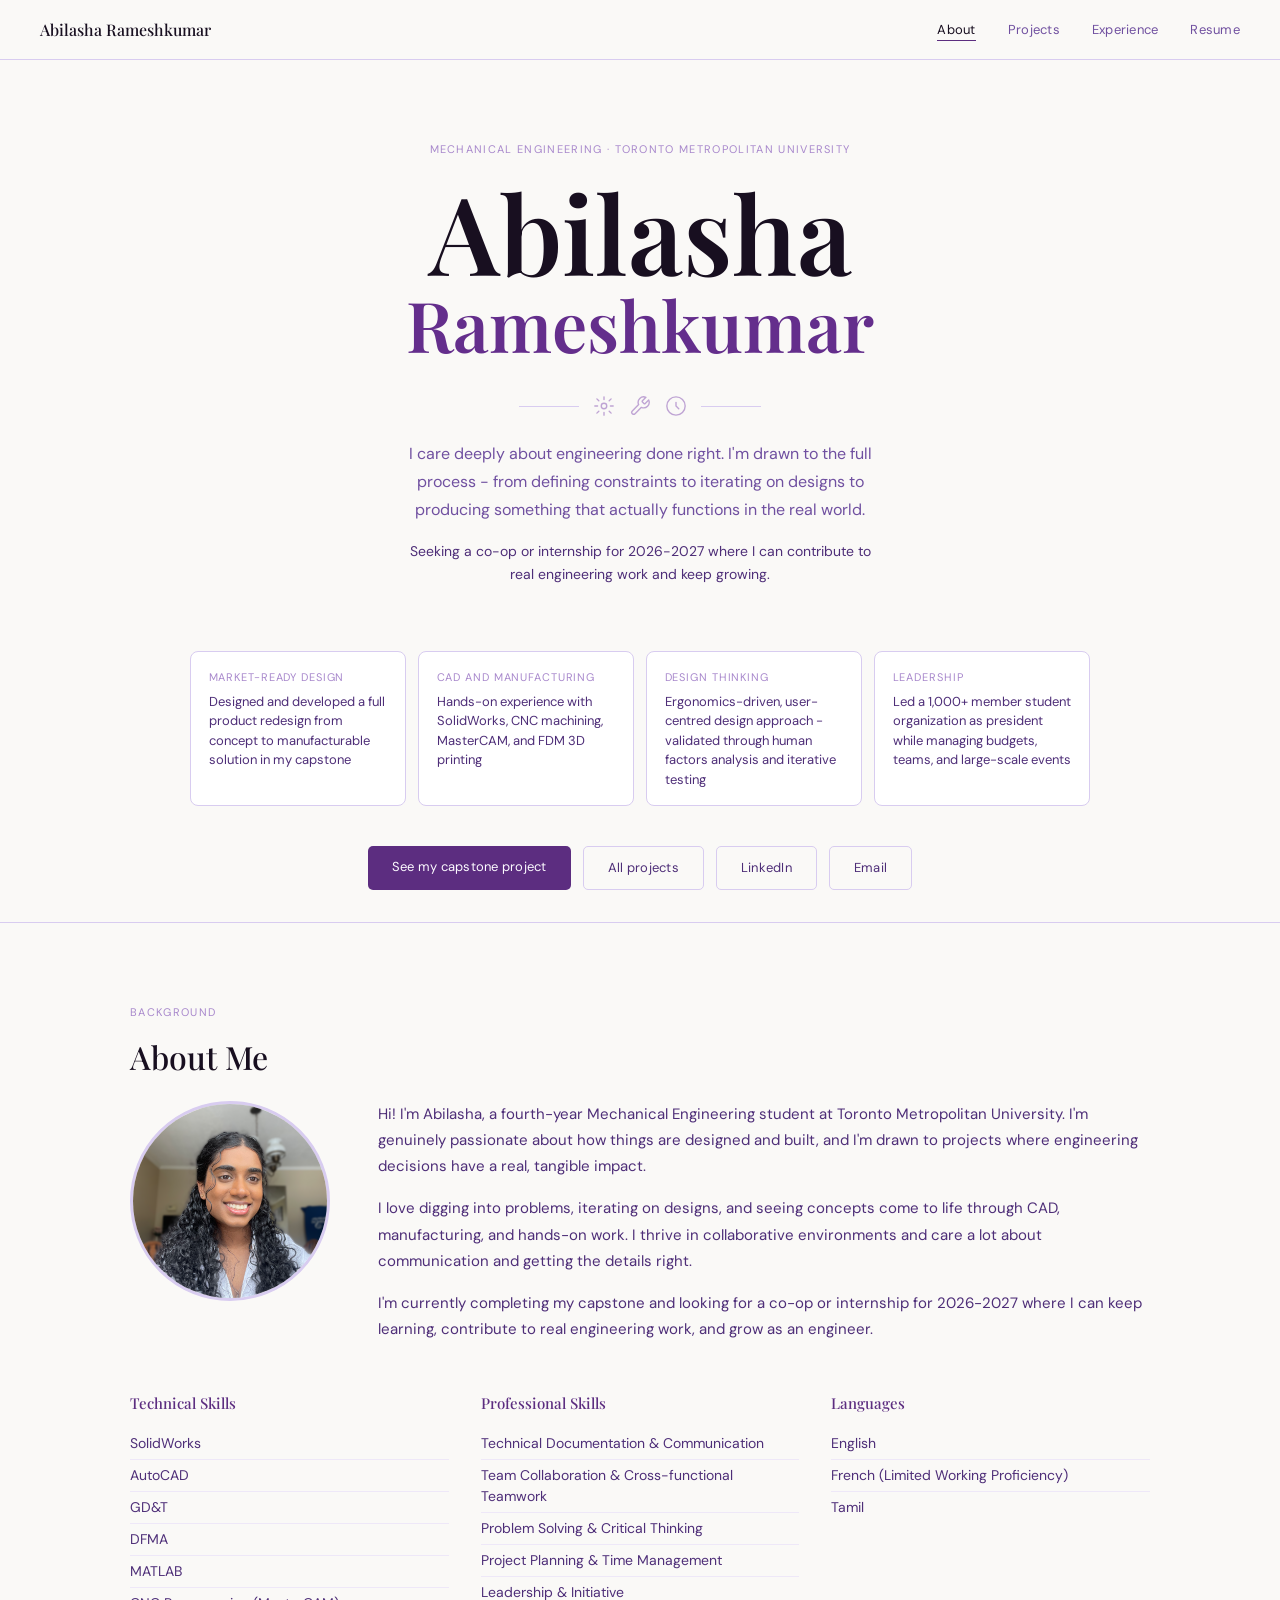
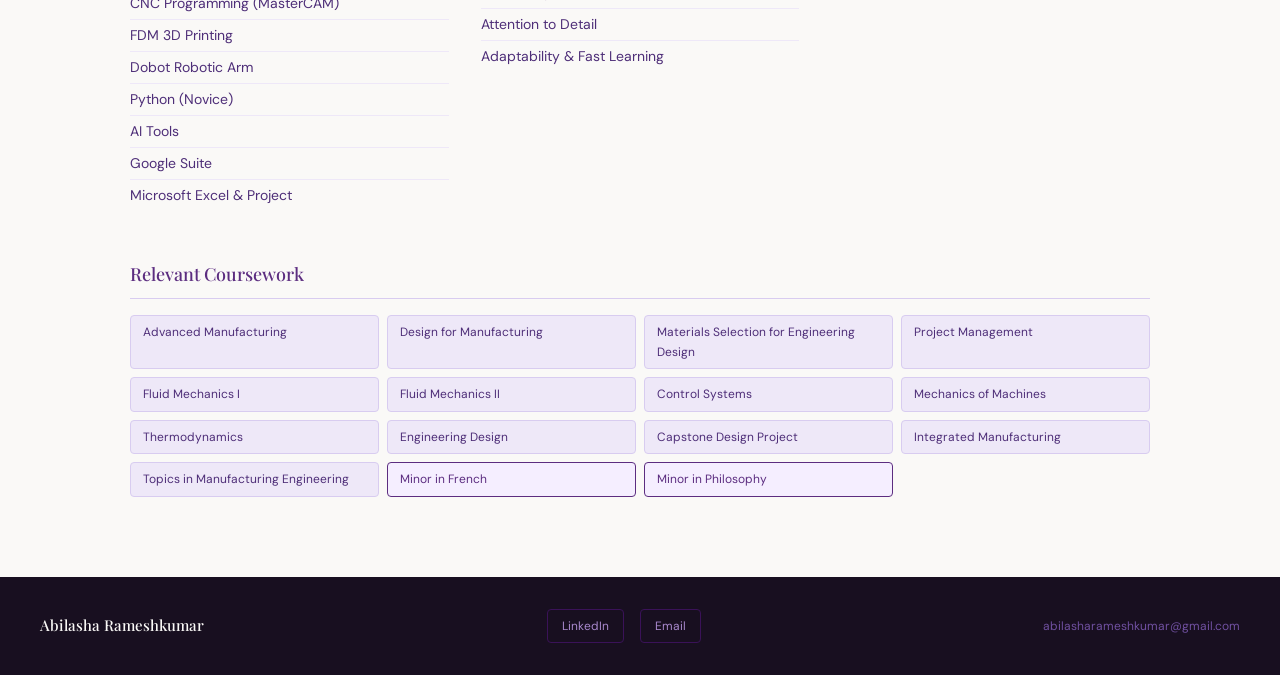
<file: index.html>
<!DOCTYPE html>
<html lang="en">
<head>
<meta charset="UTF-8">
<meta name="viewport" content="width=device-width, initial-scale=1.0">
<title>Abilasha Rameshkumar - Mechanical Engineer</title>
<link rel="stylesheet" href="style.css">
<style>
  .hero-title { font-family:var(--serif); font-weight:600; color:var(--brown-deep); line-height:1.05; margin-bottom:1.5rem; }
  .hero-first { font-size:clamp(68px,11vw,108px); display:block; }
  .hero-last { font-size:clamp(44px,6.5vw,70px); display:block; color:#642E8C; }
  .about-grid { display:grid; grid-template-columns:200px 1fr; gap:3rem; align-items:start; margin-bottom:3rem; }
  .skills-cols { display:grid; grid-template-columns:1fr 1fr 1fr; gap:2rem; margin-bottom:3rem; }
  .skill-block h4 { font-family:var(--serif); font-size:15px; color:var(--accent); margin-bottom:0.75rem; font-weight:500; }
  .skill-block ul { list-style:none; }
  .skill-block li { font-size:14px; color:var(--brown-mid); padding:5px 0; border-bottom:1px solid var(--cream-mid); line-height:1.5; }
  .skill-block li:last-child { border-bottom:none; }
  .course-grid { display:grid; grid-template-columns:repeat(auto-fill,minmax(210px,1fr)); gap:8px; margin-top:1rem; }
  .course-tag { font-size:12px; padding:6px 12px; background:var(--cream-mid); border:1px solid var(--cream-dark); border-radius:4px; color:var(--brown-mid); }
  .course-tag.minor { border-color:var(--accent); color:var(--accent); background:#F5EEFF; }
  .section-divider { border:none; border-top:1px solid var(--cream-dark); margin:0; }
  .highlights-grid { display:grid; grid-template-columns:repeat(4,1fr); gap:12px; margin:2rem 0 2.5rem; max-width:900px; width:100%; text-align:left; }
  .highlight-card { background:var(--card-bg); border:1px solid var(--cream-dark); border-radius:8px; padding:1rem 1.1rem; }
  .highlight-card .h-label { font-size:11px; letter-spacing:0.08em; text-transform:uppercase; color:var(--tan); margin-bottom:5px; }
  .highlight-card .h-text { font-size:13px; color:var(--brown-mid); line-height:1.5; }
  .eng-divider { display:flex; align-items:center; gap:14px; margin:0.6rem 0 1.4rem; justify-content:center; color:var(--cream-dark); }
  .eng-divider svg { flex-shrink:0; opacity:0.55; }
  .eng-divider-line { height:1px; width:60px; background:var(--cream-dark); }
  @media(max-width:640px){ .about-grid{grid-template-columns:1fr;} .skills-cols{grid-template-columns:1fr;} .highlights-grid{grid-template-columns:1fr 1fr;} }
</style>
</head>
<body>
<nav>
  <a href="index.html" class="nav-name">Abilasha Rameshkumar</a>
  <ul class="nav-links">
    <li><a href="index.html" class="active">About</a></li>
    <li><a href="projects.html">Projects</a></li>
    <li><a href="experience.html">Experience</a></li>
    <li><a href="resume.html">Resume</a></li>
  </ul>
</nav>

<!-- HERO -->
<div class="page" style="min-height:calc(100vh - 60px);display:flex;flex-direction:column;justify-content:center;align-items:center;text-align:center;padding-bottom:2rem;">
  <div class="section-eyebrow">Mechanical Engineering · Toronto Metropolitan University</div>
  <h1 class="hero-title">
    <span class="hero-first">Abilasha</span>
    <span class="hero-last">Rameshkumar</span>
  </h1>

  <!-- Engineering symbol divider -->
  <div class="eng-divider">
    <div class="eng-divider-line"></div>
    <svg width="22" height="22" viewBox="0 0 24 24" fill="none" stroke="#9060B8" stroke-width="1.5" stroke-linecap="round" stroke-linejoin="round">
      <circle cx="12" cy="12" r="3"/>
      <path d="M12 2v3M12 19v3M4.22 4.22l2.12 2.12M17.66 17.66l2.12 2.12M2 12h3M19 12h3M4.22 19.78l2.12-2.12M17.66 6.34l2.12-2.12"/>
    </svg>
    <svg width="22" height="22" viewBox="0 0 24 24" fill="none" stroke="#9060B8" stroke-width="1.5" stroke-linecap="round" stroke-linejoin="round">
      <path d="M14.7 6.3a1 1 0 0 0 0 1.4l1.6 1.6a1 1 0 0 0 1.4 0l3.77-3.77a6 6 0 0 1-7.94 7.94l-6.91 6.91a2.12 2.12 0 0 1-3-3l6.91-6.91a6 6 0 0 1 7.94-7.94l-3.76 3.76z"/>
    </svg>
    <svg width="22" height="22" viewBox="0 0 24 24" fill="none" stroke="#9060B8" stroke-width="1.5" stroke-linecap="round" stroke-linejoin="round">
      <circle cx="12" cy="12" r="10"/>
      <path d="M12 8v4l3 3"/>
    </svg>
    <div class="eng-divider-line"></div>
  </div>

  <p style="font-size:16px;color:var(--brown-light);max-width:520px;margin-bottom:1rem;line-height:1.75;">I care deeply about engineering done right. I'm drawn to the full process - from defining constraints to iterating on designs to producing something that actually functions in the real world.</p>
  <p style="font-size:14px;color:var(--brown-mid);max-width:480px;margin-bottom:2rem;line-height:1.7;">Seeking a co-op or internship for 2026-2027 where I can contribute to real engineering work and keep growing.</p>

  <div class="highlights-grid">
    <div class="highlight-card">
      <div class="h-label">Market-Ready Design</div>
      <div class="h-text">Designed and developed a full product redesign from concept to manufacturable solution in my capstone</div>
    </div>
    <div class="highlight-card">
      <div class="h-label">CAD and Manufacturing</div>
      <div class="h-text">Hands-on experience with SolidWorks, CNC machining, MasterCAM, and FDM 3D printing</div>
    </div>
    <div class="highlight-card">
      <div class="h-label">Design Thinking</div>
      <div class="h-text">Ergonomics-driven, user-centred design approach - validated through human factors analysis and iterative testing</div>
    </div>
    <div class="highlight-card">
      <div class="h-label">Leadership</div>
      <div class="h-text">Led a 1,000+ member student organization as president while managing budgets, teams, and large-scale events</div>
    </div>
  </div>

  <div style="display:flex;gap:12px;flex-wrap:wrap;justify-content:center;">
    <a href="project-capstone.html" class="btn-primary">See my capstone project</a>
    <a href="projects.html" class="btn-outline">All projects</a>
    <a href="https://www.linkedin.com/in/abilasha-rameshkumar" target="_blank" class="btn-outline">LinkedIn</a>
    <a href="mailto:abilasharameshkumar@gmail.com" class="btn-outline">Email</a>
  </div>
</div>

<hr class="section-divider">

<!-- ABOUT -->
<div class="page">
  <div class="section-eyebrow">Background</div>
  <h2 class="section-title">About Me</h2>

  <div class="about-grid">
    <img src="pic.PNG" alt="Abilasha Rameshkumar" style="width:200px;height:200px;border-radius:50%;object-fit:cover;border:3px solid var(--cream-dark);flex-shrink:0;">
    <div>
      <p style="color:var(--brown-mid);margin-bottom:1rem;font-size:15px;line-height:1.75;">Hi! I'm Abilasha, a fourth-year Mechanical Engineering student at Toronto Metropolitan University. I'm genuinely passionate about how things are designed and built, and I'm drawn to projects where engineering decisions have a real, tangible impact.</p>
      <p style="color:var(--brown-mid);margin-bottom:1rem;font-size:15px;line-height:1.75;">I love digging into problems, iterating on designs, and seeing concepts come to life through CAD, manufacturing, and hands-on work. I thrive in collaborative environments and care a lot about communication and getting the details right.</p>
      <p style="color:var(--brown-mid);font-size:15px;line-height:1.75;">I'm currently completing my capstone and looking for a co-op or internship for 2026-2027 where I can keep learning, contribute to real engineering work, and grow as an engineer.</p>
    </div>
  </div>

  <div class="skills-cols">
    <div class="skill-block">
      <h4>Technical Skills</h4>
      <ul>
        <li>SolidWorks</li>
        <li>AutoCAD</li>
        <li>GD&amp;T</li>
        <li>DFMA</li>
        <li>MATLAB</li>
        <li>CNC Programming (MasterCAM)</li>
        <li>FDM 3D Printing</li>
        <li>Dobot Robotic Arm</li>
        <li>Python (Novice)</li>
        <li>AI Tools</li>
        <li>Google Suite</li>
        <li>Microsoft Excel &amp; Project</li>
      </ul>
    </div>
    <div class="skill-block">
      <h4>Professional Skills</h4>
      <ul>
        <li>Technical Documentation &amp; Communication</li>
        <li>Team Collaboration &amp; Cross-functional Teamwork</li>
        <li>Problem Solving &amp; Critical Thinking</li>
        <li>Project Planning &amp; Time Management</li>
        <li>Leadership &amp; Initiative</li>
        <li>Attention to Detail</li>
        <li>Adaptability &amp; Fast Learning</li>
      </ul>
    </div>
    <div class="skill-block">
      <h4>Languages</h4>
      <ul>
        <li>English</li>
        <li>French (Limited Working Proficiency)</li>
        <li>Tamil</li>
      </ul>
    </div>
  </div>

  <div style="font-family:var(--serif);font-size:18px;color:var(--accent);font-weight:500;margin-bottom:1rem;padding-bottom:8px;border-bottom:1px solid var(--cream-dark);">Relevant Coursework</div>
  <div class="course-grid">
    <span class="course-tag">Advanced Manufacturing</span>
    <span class="course-tag">Design for Manufacturing</span>
    <span class="course-tag">Materials Selection for Engineering Design</span>
    <span class="course-tag">Project Management</span>
    <span class="course-tag">Fluid Mechanics I</span>
    <span class="course-tag">Fluid Mechanics II</span>
    <span class="course-tag">Control Systems</span>
    <span class="course-tag">Mechanics of Machines</span>
    <span class="course-tag">Thermodynamics</span>
    <span class="course-tag">Engineering Design</span>
    <span class="course-tag">Capstone Design Project</span>
    <span class="course-tag">Integrated Manufacturing</span>
    <span class="course-tag">Topics in Manufacturing Engineering</span>
    <span class="course-tag minor">Minor in French</span>
    <span class="course-tag minor">Minor in Philosophy</span>
  </div>
</div>

<footer>
  <span class="footer-name">Abilasha Rameshkumar</span>
  <div class="footer-links">
    <a href="https://www.linkedin.com/in/abilasha-rameshkumar" target="_blank">LinkedIn</a>
    <a href="mailto:abilasharameshkumar@gmail.com">Email</a>
  </div>
  <span class="footer-email">abilasharameshkumar@gmail.com</span>
</footer>
</body>
</html>
</file>
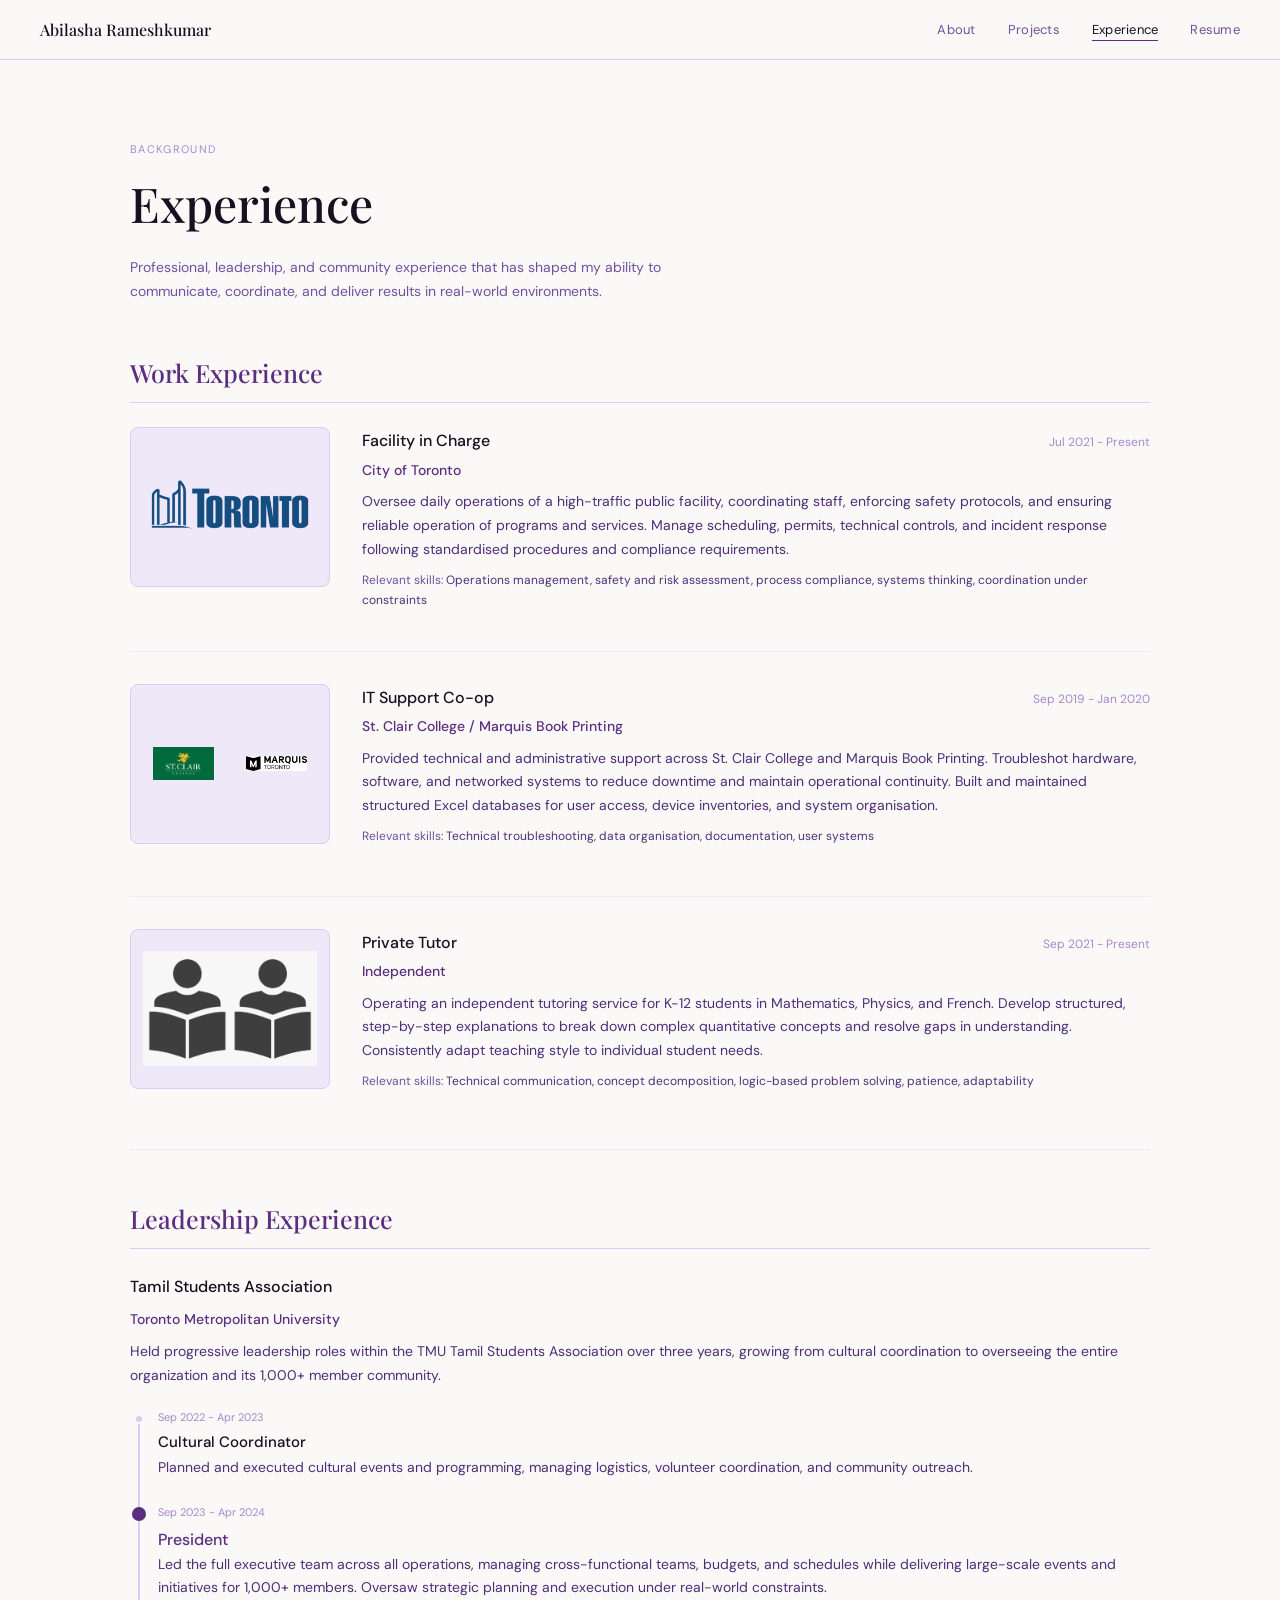
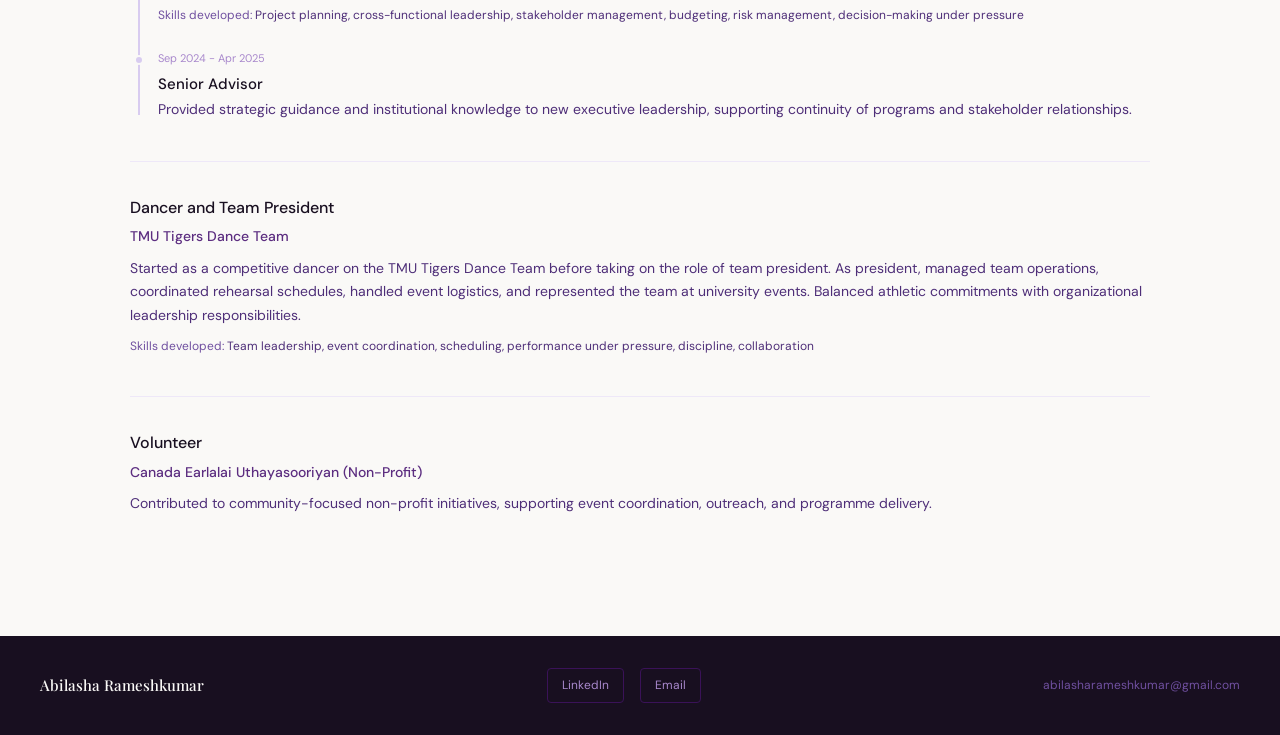
<file: experience.html>
<!DOCTYPE html>
<html lang="en">
<head>
<meta charset="UTF-8">
<meta name="viewport" content="width=device-width, initial-scale=1.0">
<title>Experience - Abilasha Rameshkumar</title>
<link rel="stylesheet" href="style.css">
<style>
  .exp-section-title { font-family:var(--serif); font-size:25px; color:var(--accent); font-weight:500; margin-bottom:1.5rem; padding-bottom:8px; border-bottom:1px solid var(--cream-dark); }
  .exp-block { margin-bottom:2.5rem; }
  .exp-header { display:flex; justify-content:space-between; align-items:baseline; margin-bottom:4px; flex-wrap:wrap; gap:8px; }
  .exp-role { font-size:16px; font-weight:500; color:var(--brown-deep); }
  .exp-date { font-size:12px; color:var(--tan); }
  .exp-org { font-size:14px; color:var(--accent); margin-bottom:8px; font-weight:500; }
  .exp-desc { font-size:14px; color:var(--brown-mid); line-height:1.7; margin-bottom:6px; }
  .exp-skills-label { font-size:12px; color:var(--brown-light); margin-top:8px; }
  .exp-skills-label span { color:var(--brown-mid); }
  .exp-img-box { width:100%; max-width:200px; height:160px; background:var(--cream-mid); border:1px solid var(--cream-dark); border-radius:8px; display:flex; align-items:center; justify-content:center; overflow:hidden; margin-bottom:0.75rem; }
  .exp-img-box img { width:100%; height:100%; object-fit:contain; padding:12px; }
  hr.exp-div { border:none; border-top:1px solid var(--cream-mid); margin:2rem 0; }

  .timeline { position:relative; padding-left:28px; margin-top:1rem; }
  .timeline::before { content:''; position:absolute; left:8px; top:6px; bottom:6px; width:2px; background:var(--cream-dark); }
  .timeline-item { position:relative; margin-bottom:1.5rem; }
  .timeline-item::before { content:''; position:absolute; left:-24px; top:6px; width:10px; height:10px; border-radius:50%; background:var(--cream-dark); border:2px solid var(--cream); }
  .timeline-item.highlight::before { background:var(--accent); border-color:var(--accent); width:14px; height:14px; left:-26px; top:4px; }
  .timeline-role { font-size:15px; font-weight:500; color:var(--brown-deep); }
  .timeline-item.highlight .timeline-role { color:var(--accent); font-size:16px; }
  .timeline-date { font-size:11px; color:var(--tan); margin-bottom:4px; }
  .timeline-desc { font-size:14px; color:var(--brown-mid); line-height:1.65; }
  .timeline-skills { font-size:12px; color:var(--brown-light); margin-top:6px; }
  .timeline-skills span { color:var(--brown-mid); }
</style>
</head>
<body>
<nav>
  <a href="index.html" class="nav-name">Abilasha Rameshkumar</a>
  <ul class="nav-links">
    <li><a href="index.html">About</a></li>
    <li><a href="projects.html">Projects</a></li>
    <li><a href="experience.html" class="active">Experience</a></li>
    <li><a href="resume.html">Resume</a></li>
  </ul>
</nav>

<div class="page">
  <div class="section-eyebrow">Background</div>
  <h1 class="section-title" style="font-size:48px;">Experience</h1>
  <p style="font-size:14px;color:var(--brown-light);max-width:560px;margin-bottom:3rem;line-height:1.7;">Professional, leadership, and community experience that has shaped my ability to communicate, coordinate, and deliver results in real-world environments.</p>

  <!-- WORK EXPERIENCE -->
  <div class="exp-section-title">Work Experience</div>

  <div class="exp-block" style="display:grid;grid-template-columns:200px 1fr;gap:2rem;align-items:start;">
    <div>
      <div class="exp-img-box">
        <img src="toronto.png" alt="City of Toronto" style="width:100%;height:100%;object-fit:contain;padding:12px;">
      </div>
    </div>
    <div>
      <div class="exp-header">
        <span class="exp-role">Facility in Charge</span>
        <span class="exp-date">Jul 2021 - Present</span>
      </div>
      <div class="exp-org">City of Toronto</div>
      <p class="exp-desc">Oversee daily operations of a high-traffic public facility, coordinating staff, enforcing safety protocols, and ensuring reliable operation of programs and services. Manage scheduling, permits, technical controls, and incident response following standardised procedures and compliance requirements.</p>
      <p class="exp-skills-label">Relevant skills: <span>Operations management, safety and risk assessment, process compliance, systems thinking, coordination under constraints</span></p>
    </div>
  </div>

  <hr class="exp-div">

  <div class="exp-block" style="display:grid;grid-template-columns:200px 1fr;gap:2rem;align-items:start;">
    <div>
      <div class="exp-img-box">
        <div style="display:flex;gap:8px;align-items:center;justify-content:center;width:100%;height:100%;padding:10px;">
          <img src="clair.jpg" alt="St. Clair College" style="width:48%;height:auto;object-fit:contain;max-height:60px;">
          <img src="marq.png" alt="Marquis Book Printing" style="width:48%;height:auto;object-fit:contain;max-height:60px;">
        </div>
      </div>
    </div>
    <div>
      <div class="exp-header">
        <span class="exp-role">IT Support Co-op</span>
        <span class="exp-date">Sep 2019 - Jan 2020</span>
      </div>
      <div class="exp-org">St. Clair College / Marquis Book Printing</div>
      <p class="exp-desc">Provided technical and administrative support across St. Clair College and Marquis Book Printing. Troubleshot hardware, software, and networked systems to reduce downtime and maintain operational continuity. Built and maintained structured Excel databases for user access, device inventories, and system organisation.</p>
      <p class="exp-skills-label">Relevant skills: <span>Technical troubleshooting, data organisation, documentation, user systems</span></p>
    </div>
  </div>

  <hr class="exp-div">

  <div class="exp-block" style="display:grid;grid-template-columns:200px 1fr;gap:2rem;align-items:start;">
    <div>
      <div class="exp-img-box">
        <img src="tutor.png" alt="Private Tutor" style="width:100%;height:100%;object-fit:contain;padding:12px;">
      </div>
    </div>
    <div>
      <div class="exp-header">
        <span class="exp-role">Private Tutor</span>
        <span class="exp-date">Sep 2021 - Present</span>
      </div>
      <div class="exp-org">Independent</div>
      <p class="exp-desc">Operating an independent tutoring service for K-12 students in Mathematics, Physics, and French. Develop structured, step-by-step explanations to break down complex quantitative concepts and resolve gaps in understanding. Consistently adapt teaching style to individual student needs.</p>
      <p class="exp-skills-label">Relevant skills: <span>Technical communication, concept decomposition, logic-based problem solving, patience, adaptability</span></p>
    </div>
  </div>

  <hr class="exp-div" style="margin-top:3rem;">

  <!-- LEADERSHIP EXPERIENCE -->
  <div class="exp-section-title" style="margin-top:3rem;">Leadership Experience</div>

  <div class="exp-block">
    <div class="exp-header" style="margin-bottom:8px;">
      <span class="exp-role">Tamil Students Association</span>
    </div>
    <div class="exp-org">Toronto Metropolitan University</div>
    <p class="exp-desc" style="margin-bottom:1.25rem;">Held progressive leadership roles within the TMU Tamil Students Association over three years, growing from cultural coordination to overseeing the entire organization and its 1,000+ member community.</p>
    <div class="timeline">
      <div class="timeline-item">
        <div class="timeline-date">Sep 2022 - Apr 2023</div>
        <div class="timeline-role">Cultural Coordinator</div>
        <div class="timeline-desc">Planned and executed cultural events and programming, managing logistics, volunteer coordination, and community outreach.</div>
      </div>
      <div class="timeline-item highlight">
        <div class="timeline-date">Sep 2023 - Apr 2024</div>
        <div class="timeline-role">President</div>
        <div class="timeline-desc">Led the full executive team across all operations, managing cross-functional teams, budgets, and schedules while delivering large-scale events and initiatives for 1,000+ members. Oversaw strategic planning and execution under real-world constraints.</div>
        <div class="timeline-skills">Skills developed: <span>Project planning, cross-functional leadership, stakeholder management, budgeting, risk management, decision-making under pressure</span></div>
      </div>
      <div class="timeline-item">
        <div class="timeline-date">Sep 2024 - Apr 2025</div>
        <div class="timeline-role">Senior Advisor</div>
        <div class="timeline-desc">Provided strategic guidance and institutional knowledge to new executive leadership, supporting continuity of programs and stakeholder relationships.</div>
      </div>
    </div>
  </div>

  <hr class="exp-div">

  <div class="exp-block">
    <div class="exp-header">
      <span class="exp-role">Dancer and Team President</span>
    </div>
    <div class="exp-org">TMU Tigers Dance Team</div>
    <p class="exp-desc">Started as a competitive dancer on the TMU Tigers Dance Team before taking on the role of team president. As president, managed team operations, coordinated rehearsal schedules, handled event logistics, and represented the team at university events. Balanced athletic commitments with organizational leadership responsibilities.</p>
    <div class="exp-skills-label">Skills developed: <span>Team leadership, event coordination, scheduling, performance under pressure, discipline, collaboration</span></div>
  </div>

  <hr class="exp-div">

  <div class="exp-block">
    <div class="exp-header">
      <span class="exp-role">Volunteer</span>
    </div>
    <div class="exp-org">Canada Earlalai Uthayasooriyan (Non-Profit)</div>
    <p class="exp-desc">Contributed to community-focused non-profit initiatives, supporting event coordination, outreach, and programme delivery.</p>
  </div>

</div>

<footer>
  <span class="footer-name">Abilasha Rameshkumar</span>
  <div class="footer-links">
    <a href="https://www.linkedin.com/in/abilasha-rameshkumar" target="_blank">LinkedIn</a>
    <a href="mailto:abilasharameshkumar@gmail.com">Email</a>
  </div>
  <span class="footer-email">abilasharameshkumar@gmail.com</span>
</footer>
</body>
</html>
</file>
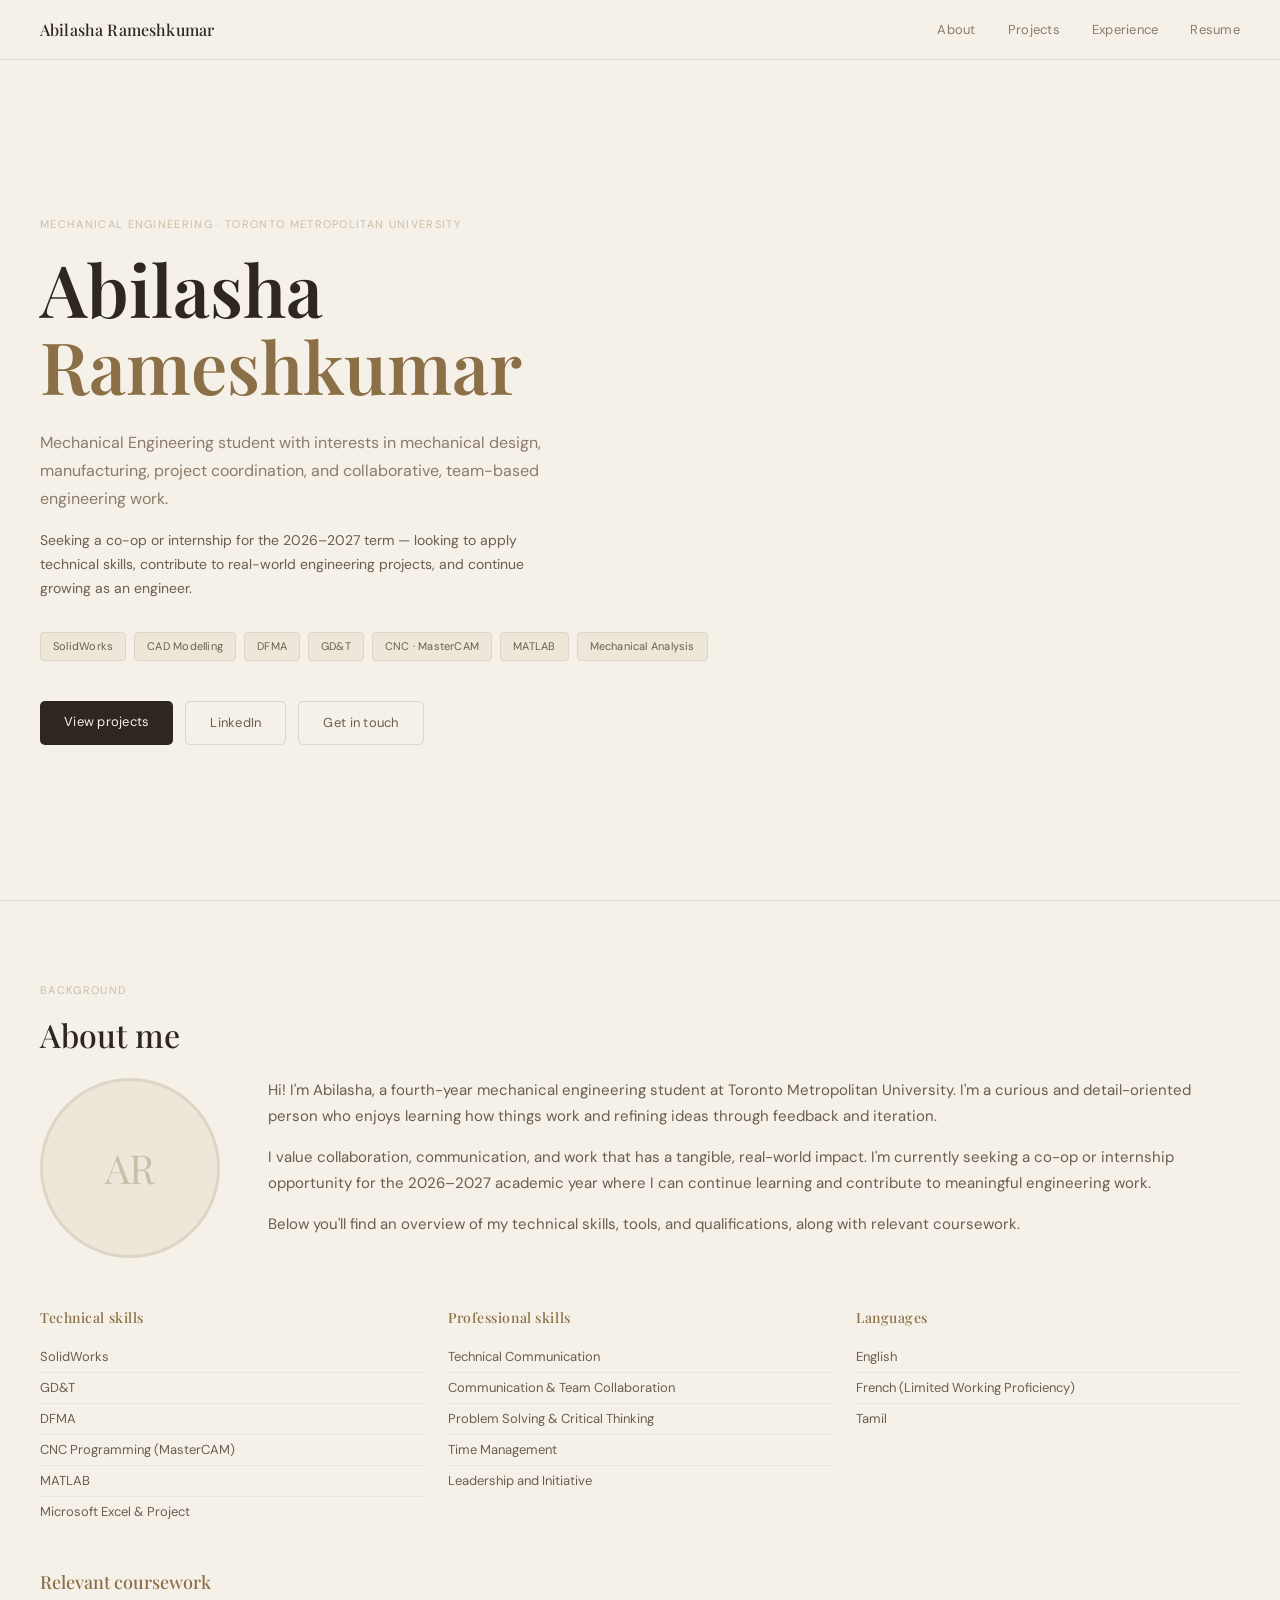
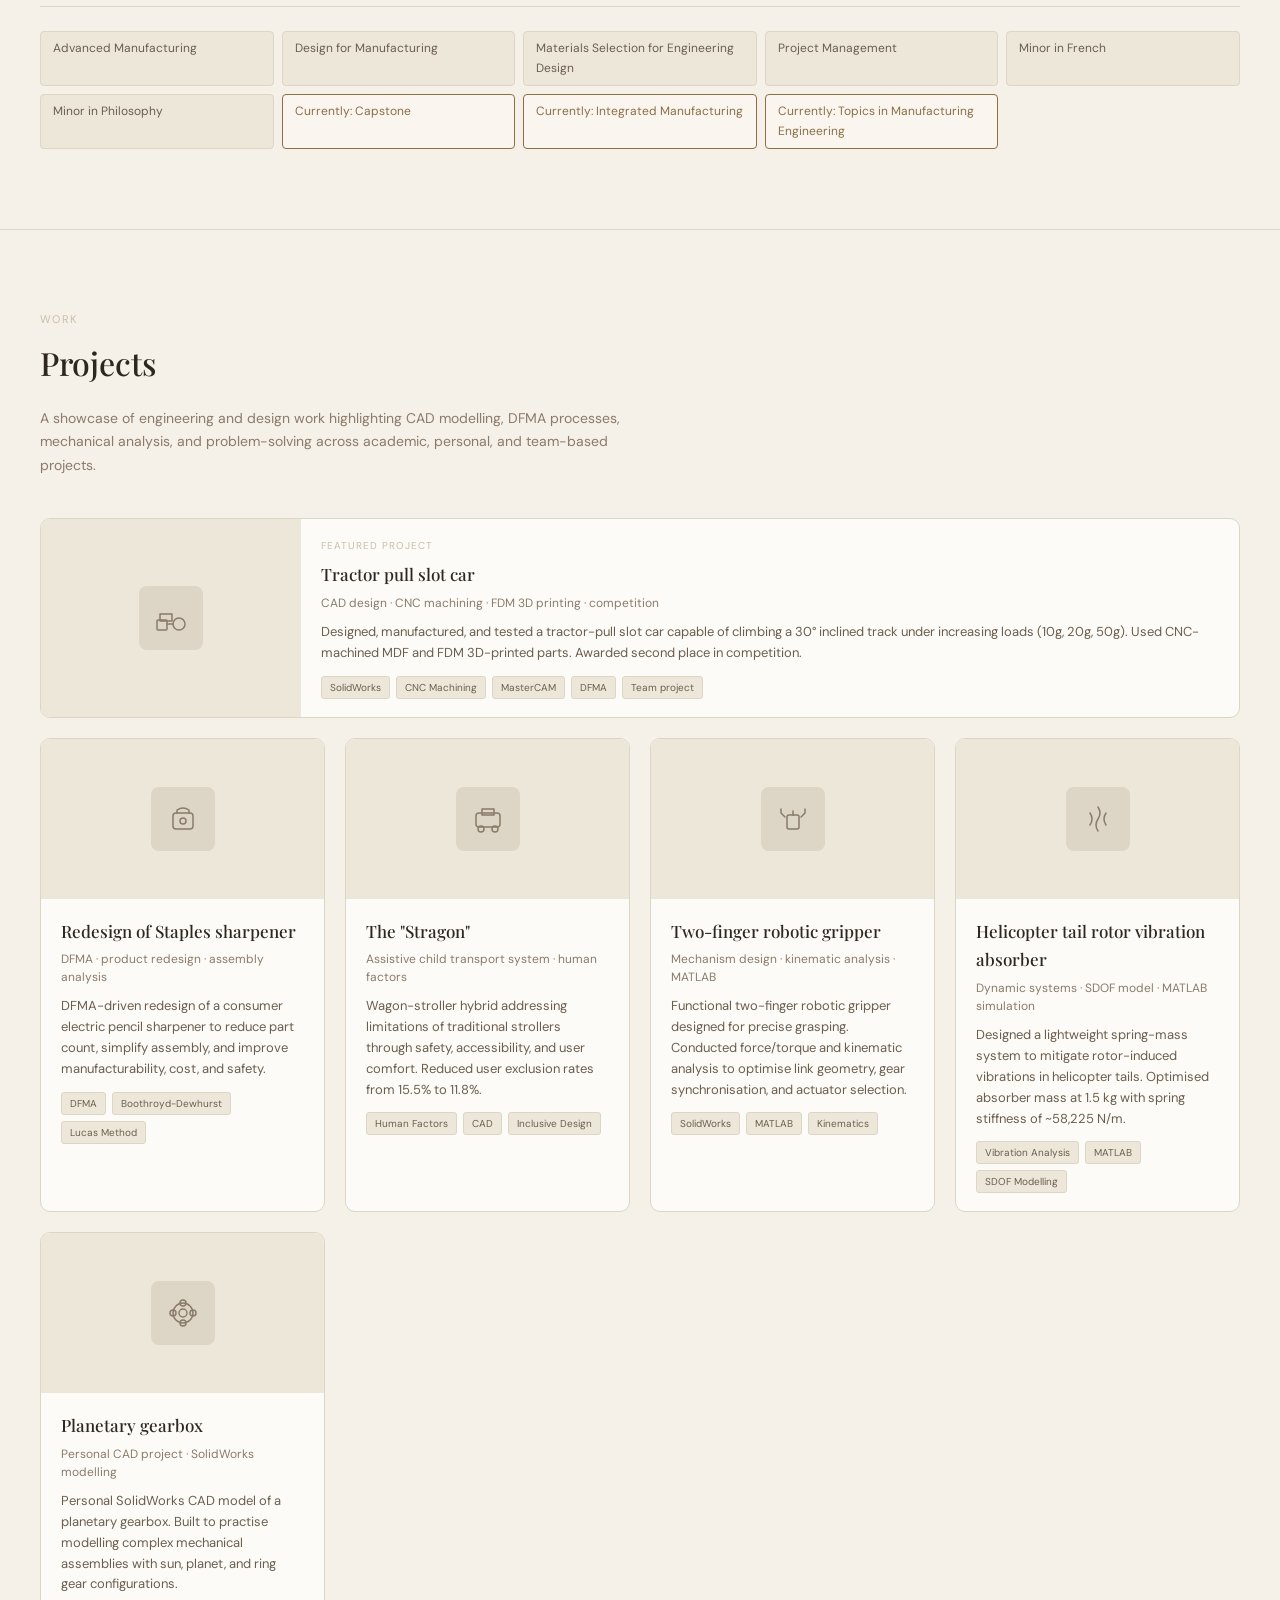
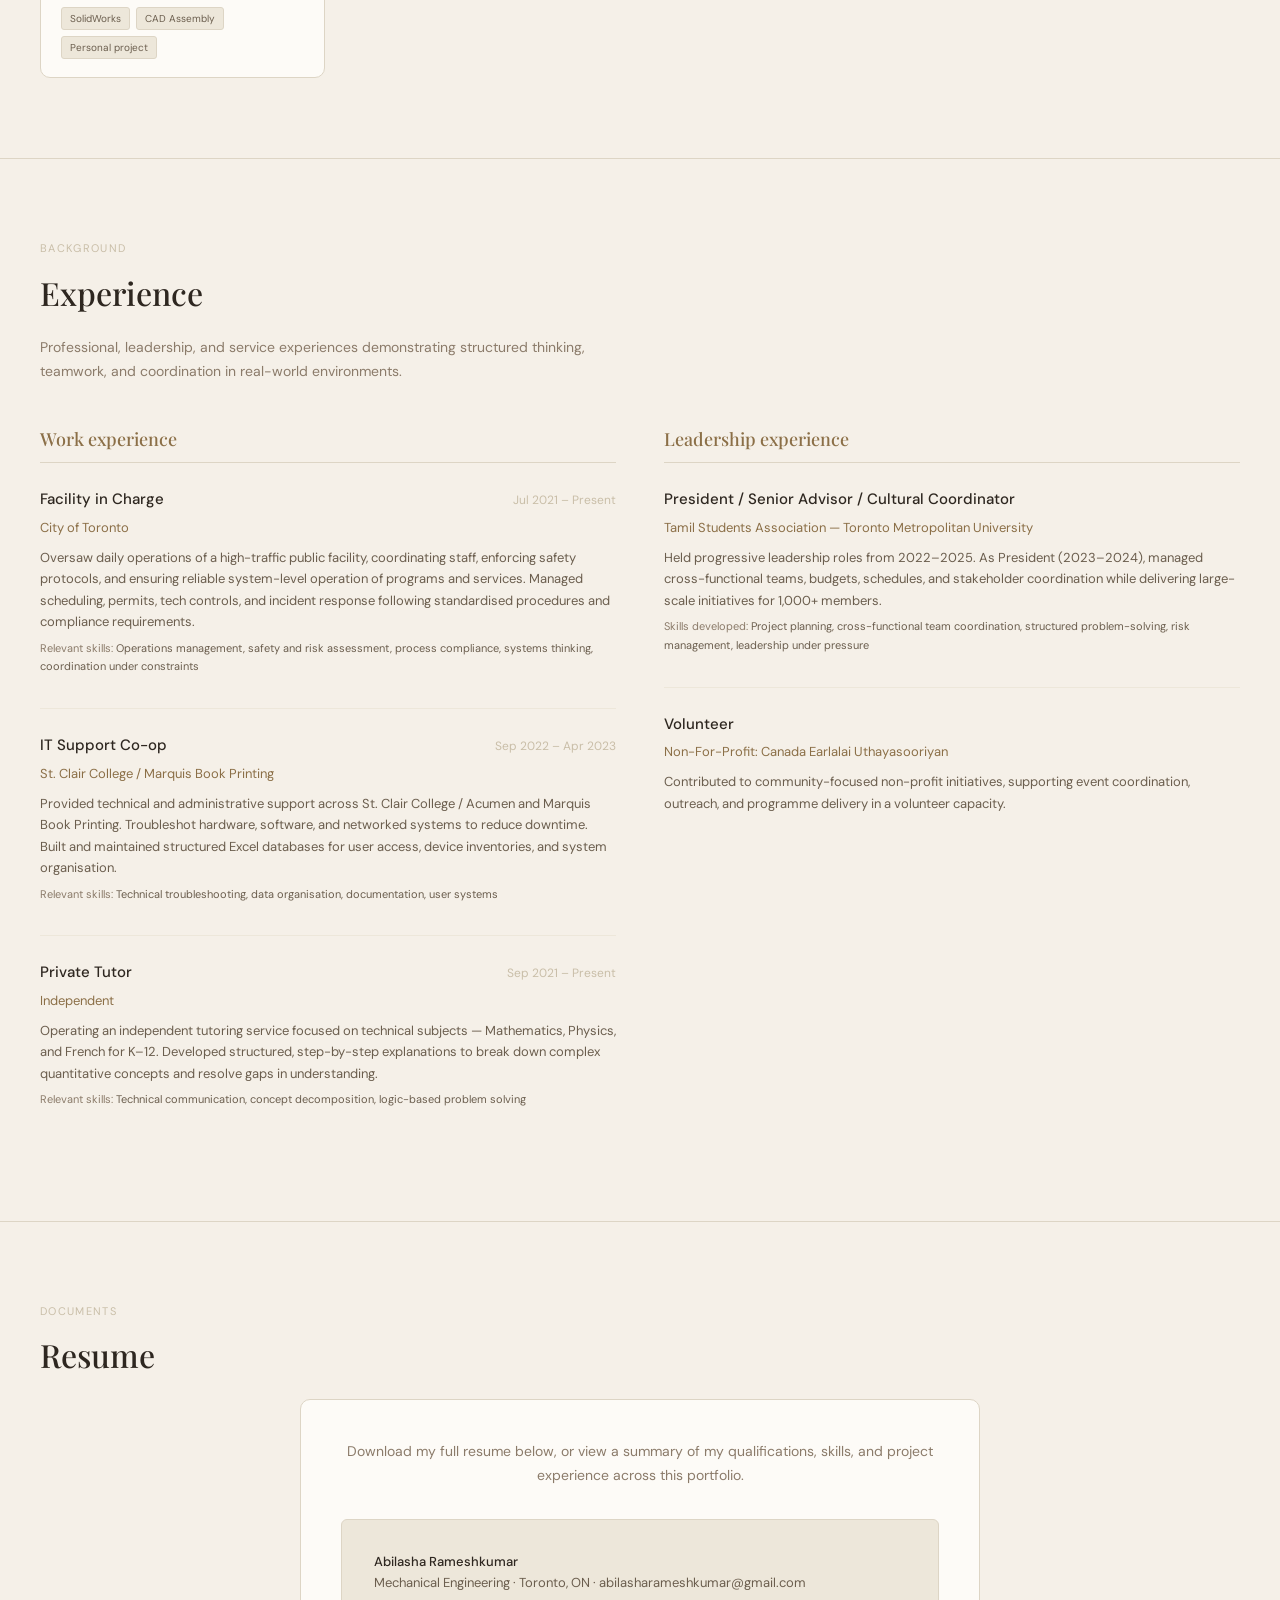
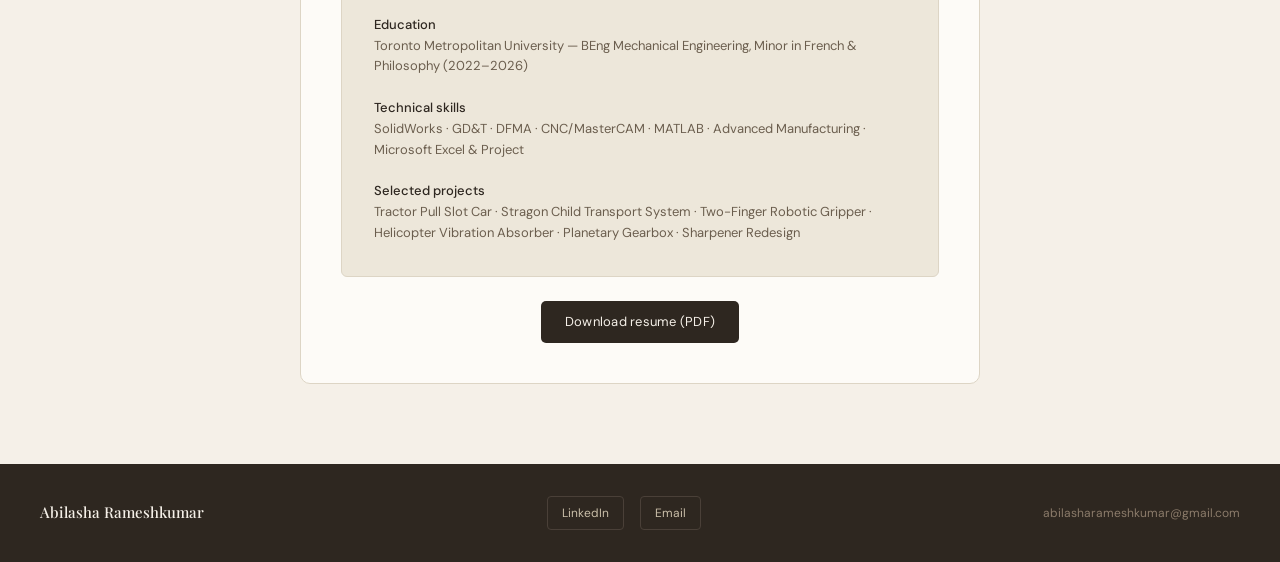
<file: portfolio.html>
<!DOCTYPE html>
<html lang="en">
<head>
<meta charset="UTF-8">
<meta name="viewport" content="width=device-width, initial-scale=1.0">
<title>Abilasha Rameshkumar — Mechanical Engineer</title>
<link href="https://fonts.googleapis.com/css2?family=Playfair+Display:wght@400;500;600&family=DM+Sans:wght@300;400;500&display=swap" rel="stylesheet">
<style>
  *, *::before, *::after { box-sizing: border-box; margin: 0; padding: 0; }

  :root {
    --cream: #F5F0E8;
    --cream-mid: #EDE7DA;
    --cream-dark: #DDD5C5;
    --tan: #C9BEA8;
    --brown-light: #8B7B6A;
    --brown-mid: #6B5E4E;
    --brown-dark: #3A3228;
    --brown-deep: #2E2720;
    --accent: #8B6F47;
    --card-bg: #FDFBF7;
    --serif: 'Playfair Display', Georgia, serif;
    --sans: 'DM Sans', system-ui, sans-serif;
  }

  html { scroll-behavior: smooth; }

  body {
    background: var(--cream);
    font-family: var(--sans);
    color: var(--brown-dark);
    font-size: 15px;
    line-height: 1.7;
  }

  /* ── NAV ── */
  nav {
    position: sticky;
    top: 0;
    z-index: 100;
    background: var(--cream);
    border-bottom: 1px solid var(--cream-dark);
    display: flex;
    align-items: center;
    justify-content: space-between;
    padding: 0 2.5rem;
    height: 60px;
  }
  .nav-name {
    font-family: var(--serif);
    font-size: 16px;
    color: var(--brown-deep);
    font-weight: 500;
    letter-spacing: 0.01em;
    text-decoration: none;
  }
  .nav-links {
    display: flex;
    gap: 2rem;
    list-style: none;
  }
  .nav-links a {
    font-size: 13px;
    color: var(--brown-light);
    text-decoration: none;
    letter-spacing: 0.02em;
    transition: color 0.2s;
  }
  .nav-links a:hover { color: var(--brown-deep); }

  /* ── SECTIONS ── */
  section { padding: 5rem 2.5rem; }
  section + section { border-top: 1px solid var(--cream-dark); }

  .section-eyebrow {
    font-size: 11px;
    letter-spacing: 0.12em;
    text-transform: uppercase;
    color: var(--tan);
    margin-bottom: 1rem;
  }
  .section-title {
    font-family: var(--serif);
    font-size: 32px;
    font-weight: 500;
    color: var(--brown-deep);
    margin-bottom: 1.5rem;
    line-height: 1.2;
  }

  /* ── HERO ── */
  #home {
    min-height: calc(100vh - 60px);
    display: flex;
    flex-direction: column;
    justify-content: center;
    max-width: 780px;
  }
  .hero-title {
    font-family: var(--serif);
    font-size: clamp(42px, 7vw, 72px);
    font-weight: 600;
    color: var(--brown-deep);
    line-height: 1.08;
    margin-bottom: 1.5rem;
  }
  .hero-title span { color: var(--accent); }
  .hero-sub {
    font-size: 16px;
    color: var(--brown-light);
    max-width: 540px;
    margin-bottom: 1rem;
    line-height: 1.75;
  }
  .hero-seeking {
    font-size: 14px;
    color: var(--brown-mid);
    max-width: 520px;
    margin-bottom: 2rem;
    line-height: 1.7;
  }
  .hero-tags {
    display: flex;
    flex-wrap: wrap;
    gap: 8px;
    margin-bottom: 2.5rem;
  }
  .tag {
    font-size: 11px;
    padding: 4px 12px;
    border-radius: 4px;
    border: 1px solid var(--cream-dark);
    color: var(--brown-mid);
    background: var(--cream-mid);
    letter-spacing: 0.02em;
  }
  .hero-ctas {
    display: flex;
    gap: 12px;
    flex-wrap: wrap;
  }
  .btn-primary {
    font-family: var(--sans);
    font-size: 13px;
    padding: 10px 24px;
    background: var(--brown-deep);
    color: var(--cream);
    border: none;
    border-radius: 5px;
    cursor: pointer;
    text-decoration: none;
    letter-spacing: 0.02em;
    transition: background 0.2s;
  }
  .btn-primary:hover { background: var(--accent); }
  .btn-outline {
    font-family: var(--sans);
    font-size: 13px;
    padding: 10px 24px;
    background: transparent;
    color: var(--brown-mid);
    border: 1px solid var(--cream-dark);
    border-radius: 5px;
    cursor: pointer;
    text-decoration: none;
    letter-spacing: 0.02em;
    transition: border-color 0.2s, color 0.2s;
  }
  .btn-outline:hover { border-color: var(--tan); color: var(--brown-dark); }

  /* ── ABOUT ── */
  .about-grid {
    display: grid;
    grid-template-columns: 180px 1fr;
    gap: 3rem;
    align-items: start;
    margin-bottom: 3rem;
  }
  .about-photo {
    width: 180px;
    height: 180px;
    border-radius: 50%;
    object-fit: cover;
    border: 3px solid var(--cream-dark);
  }
  .about-photo-placeholder {
    width: 180px;
    height: 180px;
    border-radius: 50%;
    background: var(--cream-mid);
    border: 3px solid var(--cream-dark);
    display: flex;
    align-items: center;
    justify-content: center;
    font-family: var(--serif);
    font-size: 40px;
    color: var(--tan);
  }
  .about-text p { color: var(--brown-mid); margin-bottom: 1rem; font-size: 15px; }
  .skills-grid {
    display: grid;
    grid-template-columns: 1fr 1fr 1fr;
    gap: 1.5rem;
    margin-top: 2rem;
  }
  .skills-block h4 {
    font-family: var(--serif);
    font-size: 14px;
    color: var(--accent);
    margin-bottom: 0.75rem;
    font-weight: 500;
    letter-spacing: 0.04em;
  }
  .skills-block ul { list-style: none; }
  .skills-block li {
    font-size: 13px;
    color: var(--brown-mid);
    padding: 4px 0;
    border-bottom: 1px solid var(--cream-mid);
  }
  .skills-block li:last-child { border-bottom: none; }
  .coursework-grid {
    display: grid;
    grid-template-columns: repeat(auto-fill, minmax(220px, 1fr));
    gap: 8px;
    margin-top: 1rem;
  }
  .course-tag {
    font-size: 12px;
    padding: 6px 12px;
    background: var(--cream-mid);
    border: 1px solid var(--cream-dark);
    border-radius: 4px;
    color: var(--brown-mid);
  }
  .course-tag.current {
    border-color: var(--accent);
    color: var(--accent);
    background: #FAF5EE;
  }

  /* ── PROJECTS ── */
  .projects-intro {
    font-size: 14px;
    color: var(--brown-light);
    max-width: 600px;
    margin-bottom: 2.5rem;
    line-height: 1.7;
  }
  .projects-grid {
    display: grid;
    grid-template-columns: repeat(auto-fill, minmax(280px, 1fr));
    gap: 20px;
  }
  .proj-card {
    background: var(--card-bg);
    border: 1px solid var(--cream-dark);
    border-radius: 10px;
    overflow: hidden;
    cursor: pointer;
    transition: border-color 0.2s, transform 0.15s;
    text-decoration: none;
  }
  .proj-card:hover { border-color: var(--tan); transform: translateY(-2px); }
  .proj-card.featured {
    grid-column: 1 / -1;
    display: grid;
    grid-template-columns: 260px 1fr;
  }
  .proj-img {
    height: 160px;
    background: var(--cream-mid);
    display: flex;
    align-items: center;
    justify-content: center;
    overflow: hidden;
  }
  .proj-card.featured .proj-img { height: 100%; min-height: 180px; }
  .proj-img img { width: 100%; height: 100%; object-fit: cover; }
  .proj-img-placeholder {
    width: 64px;
    height: 64px;
    background: var(--cream-dark);
    border-radius: 8px;
    display: flex;
    align-items: center;
    justify-content: center;
  }
  .proj-body { padding: 18px 20px; }
  .proj-featured-label {
    font-size: 10px;
    letter-spacing: 0.1em;
    text-transform: uppercase;
    color: var(--tan);
    margin-bottom: 6px;
  }
  .proj-title {
    font-family: var(--serif);
    font-size: 17px;
    color: var(--brown-deep);
    font-weight: 500;
    margin-bottom: 5px;
  }
  .proj-sub {
    font-size: 12px;
    color: var(--brown-light);
    margin-bottom: 10px;
    line-height: 1.5;
  }
  .proj-desc {
    font-size: 13px;
    color: var(--brown-mid);
    line-height: 1.6;
    margin-bottom: 12px;
  }
  .proj-tags { display: flex; gap: 6px; flex-wrap: wrap; }
  .proj-tag {
    font-size: 10px;
    padding: 2px 8px;
    border-radius: 3px;
    background: var(--cream-mid);
    color: var(--brown-mid);
    border: 1px solid var(--cream-dark);
  }

  /* ── EXPERIENCE ── */
  .exp-section-title {
    font-family: var(--serif);
    font-size: 18px;
    color: var(--accent);
    font-weight: 500;
    margin-bottom: 1.5rem;
    padding-bottom: 8px;
    border-bottom: 1px solid var(--cream-dark);
  }
  .exp-block { margin-bottom: 2rem; }
  .exp-header { display: flex; justify-content: space-between; align-items: baseline; margin-bottom: 4px; flex-wrap: wrap; gap: 8px; }
  .exp-role { font-size: 15px; font-weight: 500; color: var(--brown-deep); }
  .exp-date { font-size: 12px; color: var(--tan); }
  .exp-org { font-size: 13px; color: var(--accent); margin-bottom: 8px; }
  .exp-desc { font-size: 13px; color: var(--brown-mid); line-height: 1.65; margin-bottom: 6px; }
  .exp-skills-label { font-size: 11px; color: var(--brown-light); margin-top: 6px; }
  .exp-skills-label span { color: var(--brown-mid); }
  .exp-divider { border: none; border-top: 1px solid var(--cream-mid); margin: 1.5rem 0; }
  .exp-columns { display: grid; grid-template-columns: 1fr 1fr; gap: 3rem; }

  /* ── RESUME ── */
  #resume .resume-inner {
    background: var(--card-bg);
    border: 1px solid var(--cream-dark);
    border-radius: 10px;
    padding: 2.5rem;
    max-width: 680px;
    margin: 0 auto;
    text-align: center;
  }
  .resume-note {
    font-size: 14px;
    color: var(--brown-light);
    margin-bottom: 2rem;
    line-height: 1.7;
  }
  .resume-preview {
    background: var(--cream-mid);
    border: 1px solid var(--cream-dark);
    border-radius: 6px;
    padding: 2rem;
    margin-bottom: 1.5rem;
    font-size: 13px;
    color: var(--brown-mid);
    line-height: 1.6;
    text-align: left;
  }
  .resume-preview strong { color: var(--brown-deep); font-weight: 500; }

  /* ── FOOTER ── */
  footer {
    background: var(--brown-deep);
    padding: 2rem 2.5rem;
    display: flex;
    align-items: center;
    justify-content: space-between;
    flex-wrap: wrap;
    gap: 1rem;
  }
  .footer-name {
    font-family: var(--serif);
    font-size: 15px;
    color: var(--cream);
    font-weight: 500;
  }
  .footer-links { display: flex; gap: 16px; }
  .footer-links a {
    font-size: 12px;
    color: var(--tan);
    text-decoration: none;
    padding: 6px 14px;
    border: 1px solid #4A4038;
    border-radius: 4px;
    transition: border-color 0.2s, color 0.2s;
  }
  .footer-links a:hover { color: var(--cream); border-color: var(--tan); }
  .footer-email { font-size: 12px; color: var(--brown-light); }

  /* ── RESPONSIVE ── */
  @media (max-width: 640px) {
    nav { padding: 0 1.25rem; }
    .nav-links { gap: 1.2rem; }
    section { padding: 3.5rem 1.25rem; }
    .about-grid { grid-template-columns: 1fr; }
    .about-photo, .about-photo-placeholder { margin: 0 auto; }
    .skills-grid { grid-template-columns: 1fr; }
    .proj-card.featured { grid-template-columns: 1fr; }
    .proj-card.featured .proj-img { height: 200px; }
    .exp-columns { grid-template-columns: 1fr; gap: 0; }
    footer { flex-direction: column; text-align: center; }
  }
</style>
</head>
<body>

<nav>
  <a href="#home" class="nav-name">Abilasha Rameshkumar</a>
  <ul class="nav-links">
    <li><a href="#about">About</a></li>
    <li><a href="#projects">Projects</a></li>
    <li><a href="#experience">Experience</a></li>
    <li><a href="#resume">Resume</a></li>
  </ul>
</nav>

<!-- ── HERO ── -->
<section id="home">
  <div class="section-eyebrow">Mechanical Engineering · Toronto Metropolitan University</div>
  <h1 class="hero-title">Abilasha<br><span>Rameshkumar</span></h1>
  <p class="hero-sub">Mechanical Engineering student with interests in mechanical design, manufacturing, project coordination, and collaborative, team-based engineering work.</p>
  <p class="hero-seeking">Seeking a co-op or internship for the 2026–2027 term — looking to apply technical skills, contribute to real-world engineering projects, and continue growing as an engineer.</p>
  <div class="hero-tags">
    <span class="tag">SolidWorks</span>
    <span class="tag">CAD Modelling</span>
    <span class="tag">DFMA</span>
    <span class="tag">GD&T</span>
    <span class="tag">CNC · MasterCAM</span>
    <span class="tag">MATLAB</span>
    <span class="tag">Mechanical Analysis</span>
  </div>
  <div class="hero-ctas">
    <a href="#projects" class="btn-primary">View projects</a>
    <a href="https://www.linkedin.com/in/abilasha-rameshkumar" target="_blank" class="btn-outline">LinkedIn</a>
    <a href="mailto:abilasharameshkumar@gmail.com" class="btn-outline">Get in touch</a>
  </div>
</section>

<!-- ── ABOUT ── -->
<section id="about">
  <div class="section-eyebrow">Background</div>
  <h2 class="section-title">About me</h2>
  <div class="about-grid">
    <div class="about-photo-placeholder">AR</div>
    <!-- Replace above with: <img src="your-photo.jpg" alt="Abilasha Rameshkumar" class="about-photo"> -->
    <div class="about-text">
      <p>Hi! I'm Abilasha, a fourth-year mechanical engineering student at Toronto Metropolitan University. I'm a curious and detail-oriented person who enjoys learning how things work and refining ideas through feedback and iteration.</p>
      <p>I value collaboration, communication, and work that has a tangible, real-world impact. I'm currently seeking a co-op or internship opportunity for the 2026–2027 academic year where I can continue learning and contribute to meaningful engineering work.</p>
      <p>Below you'll find an overview of my technical skills, tools, and qualifications, along with relevant coursework.</p>
    </div>
  </div>

  <div class="skills-grid">
    <div class="skills-block">
      <h4>Technical skills</h4>
      <ul>
        <li>SolidWorks</li>
        <li>GD&T</li>
        <li>DFMA</li>
        <li>CNC Programming (MasterCAM)</li>
        <li>MATLAB</li>
        <li>Microsoft Excel & Project</li>
      </ul>
    </div>
    <div class="skills-block">
      <h4>Professional skills</h4>
      <ul>
        <li>Technical Communication</li>
        <li>Communication & Team Collaboration</li>
        <li>Problem Solving & Critical Thinking</li>
        <li>Time Management</li>
        <li>Leadership and Initiative</li>
      </ul>
    </div>
    <div class="skills-block">
      <h4>Languages</h4>
      <ul>
        <li>English</li>
        <li>French (Limited Working Proficiency)</li>
        <li>Tamil</li>
      </ul>
    </div>
  </div>

  <div style="margin-top: 2.5rem;">
    <div class="exp-section-title">Relevant coursework</div>
    <div class="coursework-grid">
      <span class="course-tag">Advanced Manufacturing</span>
      <span class="course-tag">Design for Manufacturing</span>
      <span class="course-tag">Materials Selection for Engineering Design</span>
      <span class="course-tag">Project Management</span>
      <span class="course-tag">Minor in French</span>
      <span class="course-tag">Minor in Philosophy</span>
      <span class="course-tag current">Currently: Capstone</span>
      <span class="course-tag current">Currently: Integrated Manufacturing</span>
      <span class="course-tag current">Currently: Topics in Manufacturing Engineering</span>
    </div>
  </div>
</section>

<!-- ── PROJECTS ── -->
<section id="projects">
  <div class="section-eyebrow">Work</div>
  <h2 class="section-title">Projects</h2>
  <p class="projects-intro">A showcase of engineering and design work highlighting CAD modelling, DFMA processes, mechanical analysis, and problem-solving across academic, personal, and team-based projects.</p>

  <div class="projects-grid">

    <a href="#" class="proj-card featured">
      <div class="proj-img">
        <!-- Replace with: <img src="tractor-car.jpg" alt="Tractor Pull Slot Car"> -->
        <div class="proj-img-placeholder">
          <svg width="32" height="32" viewBox="0 0 32 32" fill="none" stroke="#8B7B6A" stroke-width="1.5" stroke-linecap="round" stroke-linejoin="round"><rect x="2" y="18" width="10" height="10" rx="1"/><circle cx="24" cy="22" r="6"/><line x1="12" y1="22" x2="18" y2="22"/><rect x="5" y="12" width="12" height="7"/></svg>
        </div>
      </div>
      <div class="proj-body">
        <div class="proj-featured-label">Featured project</div>
        <div class="proj-title">Tractor pull slot car</div>
        <div class="proj-sub">CAD design · CNC machining · FDM 3D printing · competition</div>
        <div class="proj-desc">Designed, manufactured, and tested a tractor-pull slot car capable of climbing a 30° inclined track under increasing loads (10g, 20g, 50g). Used CNC-machined MDF and FDM 3D-printed parts. Awarded second place in competition.</div>
        <div class="proj-tags">
          <span class="proj-tag">SolidWorks</span>
          <span class="proj-tag">CNC Machining</span>
          <span class="proj-tag">MasterCAM</span>
          <span class="proj-tag">DFMA</span>
          <span class="proj-tag">Team project</span>
        </div>
      </div>
    </a>

    <a href="#" class="proj-card">
      <div class="proj-img">
        <!-- Replace with: <img src="sharpener.jpg" alt="Redesign of Sharpener"> -->
        <div class="proj-img-placeholder">
          <svg width="32" height="32" viewBox="0 0 32 32" fill="none" stroke="#8B7B6A" stroke-width="1.5" stroke-linecap="round" stroke-linejoin="round"><rect x="6" y="10" width="20" height="16" rx="3"/><path d="M10 10 V7 Q16 3 22 7 V10"/><circle cx="16" cy="18" r="3"/></svg>
        </div>
      </div>
      <div class="proj-body">
        <div class="proj-title">Redesign of Staples sharpener</div>
        <div class="proj-sub">DFMA · product redesign · assembly analysis</div>
        <div class="proj-desc">DFMA-driven redesign of a consumer electric pencil sharpener to reduce part count, simplify assembly, and improve manufacturability, cost, and safety.</div>
        <div class="proj-tags">
          <span class="proj-tag">DFMA</span>
          <span class="proj-tag">Boothroyd-Dewhurst</span>
          <span class="proj-tag">Lucas Method</span>
        </div>
      </div>
    </a>

    <a href="#" class="proj-card">
      <div class="proj-img">
        <!-- Replace with: <img src="stragon.jpg" alt="The Stragon"> -->
        <div class="proj-img-placeholder">
          <svg width="32" height="32" viewBox="0 0 32 32" fill="none" stroke="#8B7B6A" stroke-width="1.5" stroke-linecap="round" stroke-linejoin="round"><rect x="4" y="10" width="24" height="14" rx="3"/><circle cx="9" cy="26" r="3"/><circle cx="23" cy="26" r="3"/><rect x="10" y="6" width="12" height="6"/></svg>
        </div>
      </div>
      <div class="proj-body">
        <div class="proj-title">The "Stragon"</div>
        <div class="proj-sub">Assistive child transport system · human factors</div>
        <div class="proj-desc">Wagon-stroller hybrid addressing limitations of traditional strollers through safety, accessibility, and user comfort. Reduced user exclusion rates from 15.5% to 11.8%.</div>
        <div class="proj-tags">
          <span class="proj-tag">Human Factors</span>
          <span class="proj-tag">CAD</span>
          <span class="proj-tag">Inclusive Design</span>
        </div>
      </div>
    </a>

    <a href="#" class="proj-card">
      <div class="proj-img">
        <!-- Replace with: <img src="gripper.jpg" alt="Robotic Gripper"> -->
        <div class="proj-img-placeholder">
          <svg width="32" height="32" viewBox="0 0 32 32" fill="none" stroke="#8B7B6A" stroke-width="1.5" stroke-linecap="round" stroke-linejoin="round"><rect x="10" y="12" width="12" height="14" rx="2"/><path d="M8 14 L4 10 L4 6"/><path d="M24 14 L28 10 L28 6"/><line x1="16" y1="12" x2="16" y2="8"/></svg>
        </div>
      </div>
      <div class="proj-body">
        <div class="proj-title">Two-finger robotic gripper</div>
        <div class="proj-sub">Mechanism design · kinematic analysis · MATLAB</div>
        <div class="proj-desc">Functional two-finger robotic gripper designed for precise grasping. Conducted force/torque and kinematic analysis to optimise link geometry, gear synchronisation, and actuator selection.</div>
        <div class="proj-tags">
          <span class="proj-tag">SolidWorks</span>
          <span class="proj-tag">MATLAB</span>
          <span class="proj-tag">Kinematics</span>
        </div>
      </div>
    </a>

    <a href="#" class="proj-card">
      <div class="proj-img">
        <!-- Replace with: <img src="vibration.jpg" alt="Vibration Absorber"> -->
        <div class="proj-img-placeholder">
          <svg width="32" height="32" viewBox="0 0 32 32" fill="none" stroke="#8B7B6A" stroke-width="1.5" stroke-linecap="round" stroke-linejoin="round"><path d="M16 4 Q20 10 16 16 Q12 22 16 28"/><path d="M8 10 Q12 16 8 22"/><path d="M24 10 Q20 16 24 22"/></svg>
        </div>
      </div>
      <div class="proj-body">
        <div class="proj-title">Helicopter tail rotor vibration absorber</div>
        <div class="proj-sub">Dynamic systems · SDOF model · MATLAB simulation</div>
        <div class="proj-desc">Designed a lightweight spring-mass system to mitigate rotor-induced vibrations in helicopter tails. Optimised absorber mass at 1.5 kg with spring stiffness of ~58,225 N/m.</div>
        <div class="proj-tags">
          <span class="proj-tag">Vibration Analysis</span>
          <span class="proj-tag">MATLAB</span>
          <span class="proj-tag">SDOF Modelling</span>
        </div>
      </div>
    </a>

    <a href="#" class="proj-card">
      <div class="proj-img">
        <!-- Replace with: <img src="gearbox.jpg" alt="Planetary Gearbox"> -->
        <div class="proj-img-placeholder">
          <svg width="32" height="32" viewBox="0 0 32 32" fill="none" stroke="#8B7B6A" stroke-width="1.5" stroke-linecap="round" stroke-linejoin="round"><circle cx="16" cy="16" r="10"/><circle cx="16" cy="16" r="4"/><circle cx="16" cy="6" r="3"/><circle cx="16" cy="26" r="3"/><circle cx="6" cy="16" r="3"/><circle cx="26" cy="16" r="3"/></svg>
        </div>
      </div>
      <div class="proj-body">
        <div class="proj-title">Planetary gearbox</div>
        <div class="proj-sub">Personal CAD project · SolidWorks modelling</div>
        <div class="proj-desc">Personal SolidWorks CAD model of a planetary gearbox. Built to practise modelling complex mechanical assemblies with sun, planet, and ring gear configurations.</div>
        <div class="proj-tags">
          <span class="proj-tag">SolidWorks</span>
          <span class="proj-tag">CAD Assembly</span>
          <span class="proj-tag">Personal project</span>
        </div>
      </div>
    </a>

  </div>
</section>

<!-- ── EXPERIENCE ── -->
<section id="experience">
  <div class="section-eyebrow">Background</div>
  <h2 class="section-title">Experience</h2>
  <p style="font-size:14px; color:var(--brown-light); max-width:560px; margin-bottom:2.5rem; line-height:1.7;">Professional, leadership, and service experiences demonstrating structured thinking, teamwork, and coordination in real-world environments.</p>

  <div class="exp-columns">
    <div>
      <div class="exp-section-title">Work experience</div>

      <div class="exp-block">
        <div class="exp-header">
          <span class="exp-role">Facility in Charge</span>
          <span class="exp-date">Jul 2021 – Present</span>
        </div>
        <div class="exp-org">City of Toronto</div>
        <p class="exp-desc">Oversaw daily operations of a high-traffic public facility, coordinating staff, enforcing safety protocols, and ensuring reliable system-level operation of programs and services. Managed scheduling, permits, tech controls, and incident response following standardised procedures and compliance requirements.</p>
        <p class="exp-skills-label">Relevant skills: <span>Operations management, safety and risk assessment, process compliance, systems thinking, coordination under constraints</span></p>
      </div>

      <hr class="exp-divider">

      <div class="exp-block">
        <div class="exp-header">
          <span class="exp-role">IT Support Co-op</span>
          <span class="exp-date">Sep 2022 – Apr 2023</span>
        </div>
        <div class="exp-org">St. Clair College / Marquis Book Printing</div>
        <p class="exp-desc">Provided technical and administrative support across St. Clair College / Acumen and Marquis Book Printing. Troubleshot hardware, software, and networked systems to reduce downtime. Built and maintained structured Excel databases for user access, device inventories, and system organisation.</p>
        <p class="exp-skills-label">Relevant skills: <span>Technical troubleshooting, data organisation, documentation, user systems</span></p>
      </div>

      <hr class="exp-divider">

      <div class="exp-block">
        <div class="exp-header">
          <span class="exp-role">Private Tutor</span>
          <span class="exp-date">Sep 2021 – Present</span>
        </div>
        <div class="exp-org">Independent</div>
        <p class="exp-desc">Operating an independent tutoring service focused on technical subjects — Mathematics, Physics, and French for K–12. Developed structured, step-by-step explanations to break down complex quantitative concepts and resolve gaps in understanding.</p>
        <p class="exp-skills-label">Relevant skills: <span>Technical communication, concept decomposition, logic-based problem solving</span></p>
      </div>
    </div>

    <div>
      <div class="exp-section-title">Leadership experience</div>

      <div class="exp-block">
        <div class="exp-header">
          <span class="exp-role">President / Senior Advisor / Cultural Coordinator</span>
        </div>
        <div class="exp-org">Tamil Students Association — Toronto Metropolitan University</div>
        <p class="exp-desc">Held progressive leadership roles from 2022–2025. As President (2023–2024), managed cross-functional teams, budgets, schedules, and stakeholder coordination while delivering large-scale initiatives for 1,000+ members.</p>
        <p class="exp-skills-label">Skills developed: <span>Project planning, cross-functional team coordination, structured problem-solving, risk management, leadership under pressure</span></p>
      </div>

      <hr class="exp-divider">

      <div class="exp-block">
        <div class="exp-header">
          <span class="exp-role">Volunteer</span>
        </div>
        <div class="exp-org">Non-For-Profit: Canada Earlalai Uthayasooriyan</div>
        <p class="exp-desc">Contributed to community-focused non-profit initiatives, supporting event coordination, outreach, and programme delivery in a volunteer capacity.</p>
      </div>
    </div>
  </div>
</section>

<!-- ── RESUME ── -->
<section id="resume">
  <div class="section-eyebrow">Documents</div>
  <h2 class="section-title">Resume</h2>
  <div class="resume-inner">
    <p class="resume-note">Download my full resume below, or view a summary of my qualifications, skills, and project experience across this portfolio.</p>
    <div class="resume-preview">
      <strong>Abilasha Rameshkumar</strong><br>
      Mechanical Engineering · Toronto, ON · abilasharameshkumar@gmail.com<br><br>
      <strong>Education</strong><br>
      Toronto Metropolitan University — BEng Mechanical Engineering, Minor in French & Philosophy (2022–2026)<br><br>
      <strong>Technical skills</strong><br>
      SolidWorks · GD&T · DFMA · CNC/MasterCAM · MATLAB · Advanced Manufacturing · Microsoft Excel & Project<br><br>
      <strong>Selected projects</strong><br>
      Tractor Pull Slot Car · Stragon Child Transport System · Two-Finger Robotic Gripper · Helicopter Vibration Absorber · Planetary Gearbox · Sharpener Redesign
    </div>
    <!-- Replace href below with actual path to your resume PDF, e.g. href="resume.pdf" -->
    <a href="resume.pdf" download class="btn-primary" style="display:inline-block;">Download resume (PDF)</a>
  </div>
</section>

<!-- ── FOOTER ── -->
<footer>
  <span class="footer-name">Abilasha Rameshkumar</span>
  <div class="footer-links">
    <a href="https://www.linkedin.com/in/abilasha-rameshkumar" target="_blank">LinkedIn</a>
    <a href="mailto:abilasharameshkumar@gmail.com">Email</a>
  </div>
  <span class="footer-email">abilasharameshkumar@gmail.com</span>
</footer>

</body>
</html>
</file>
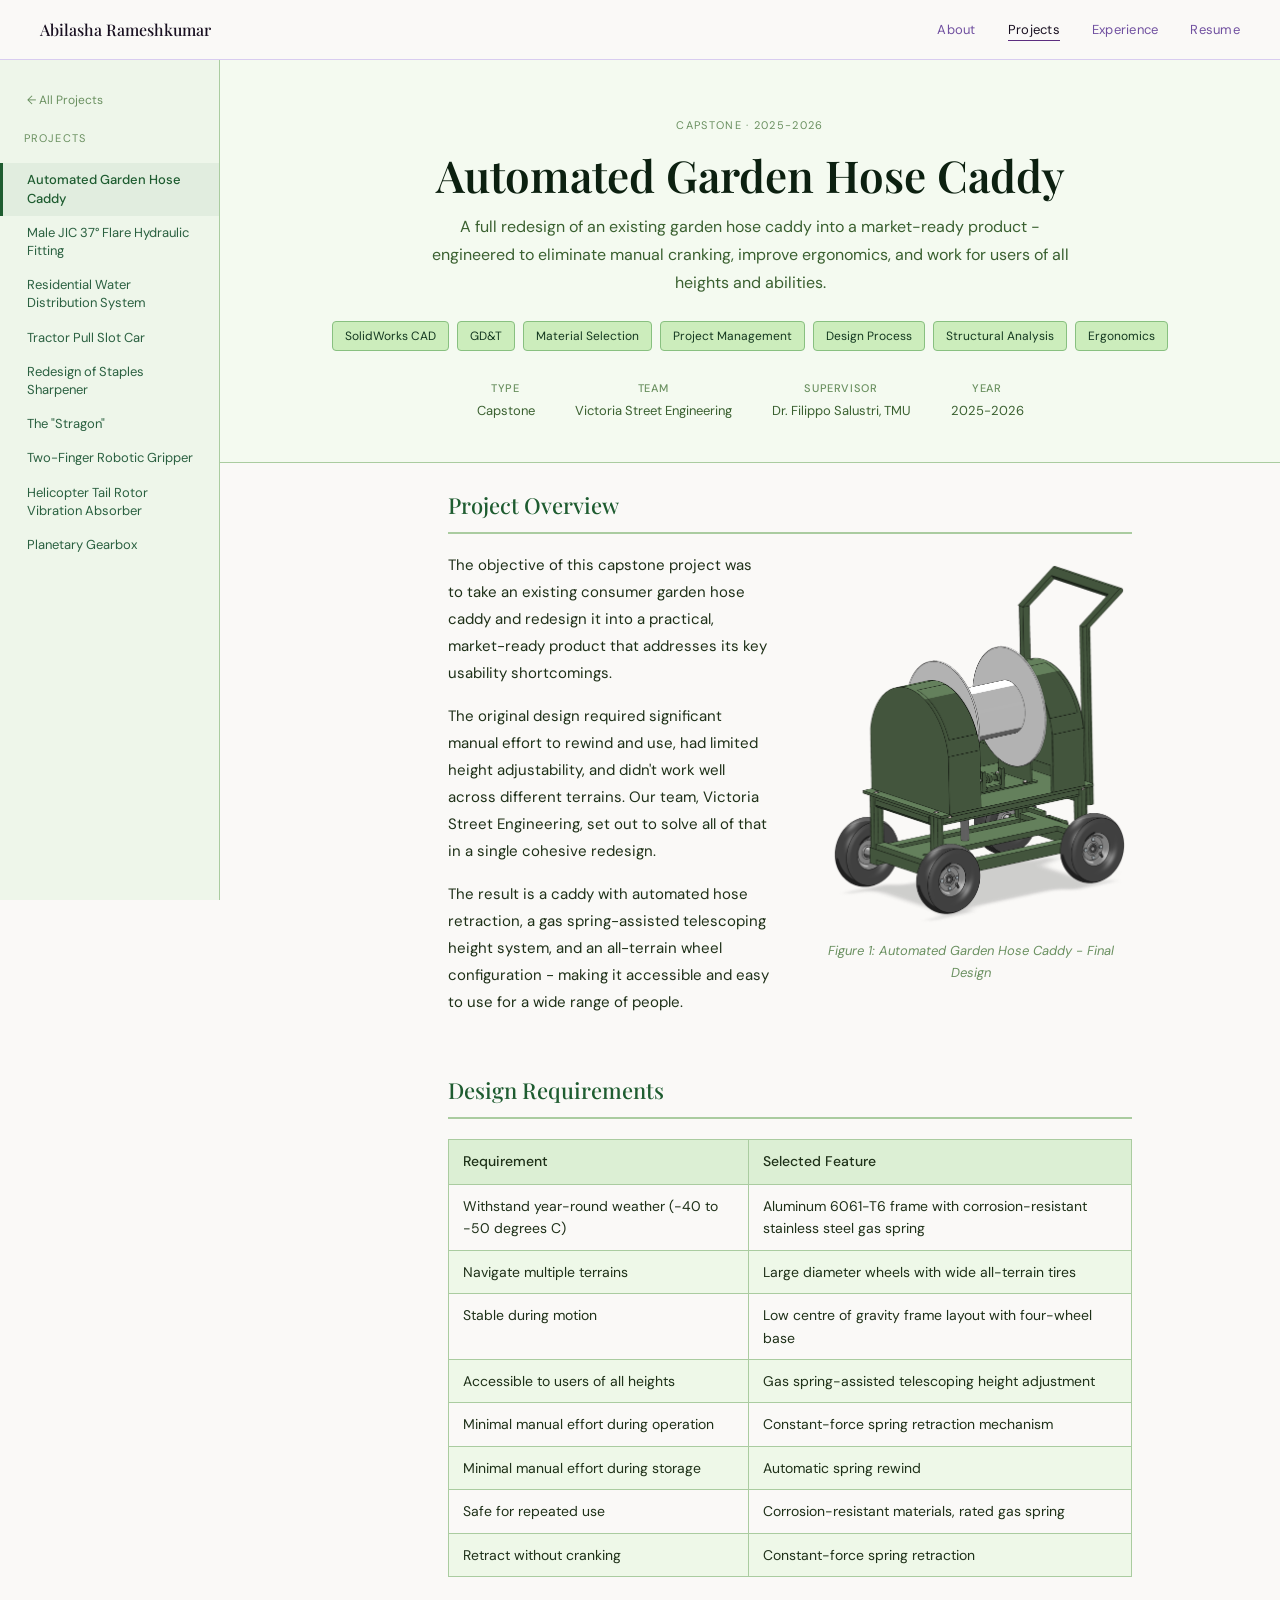
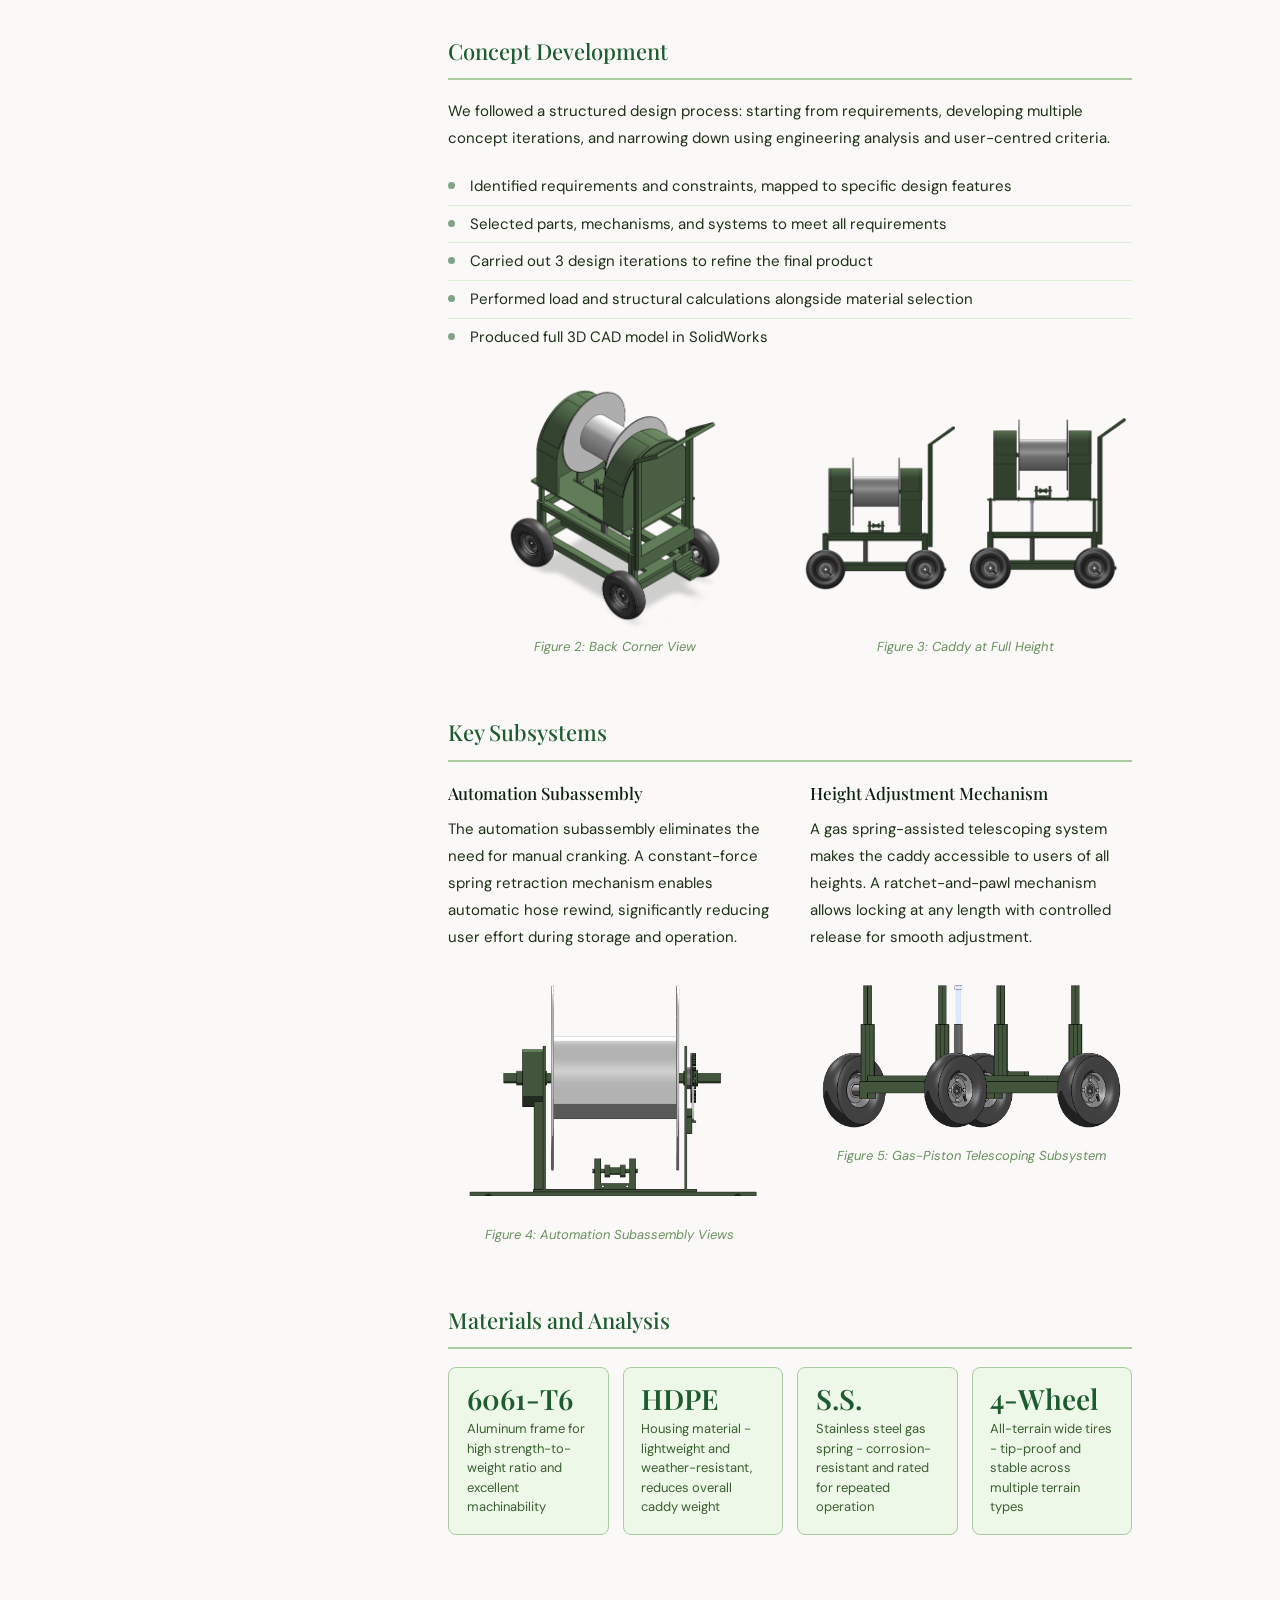
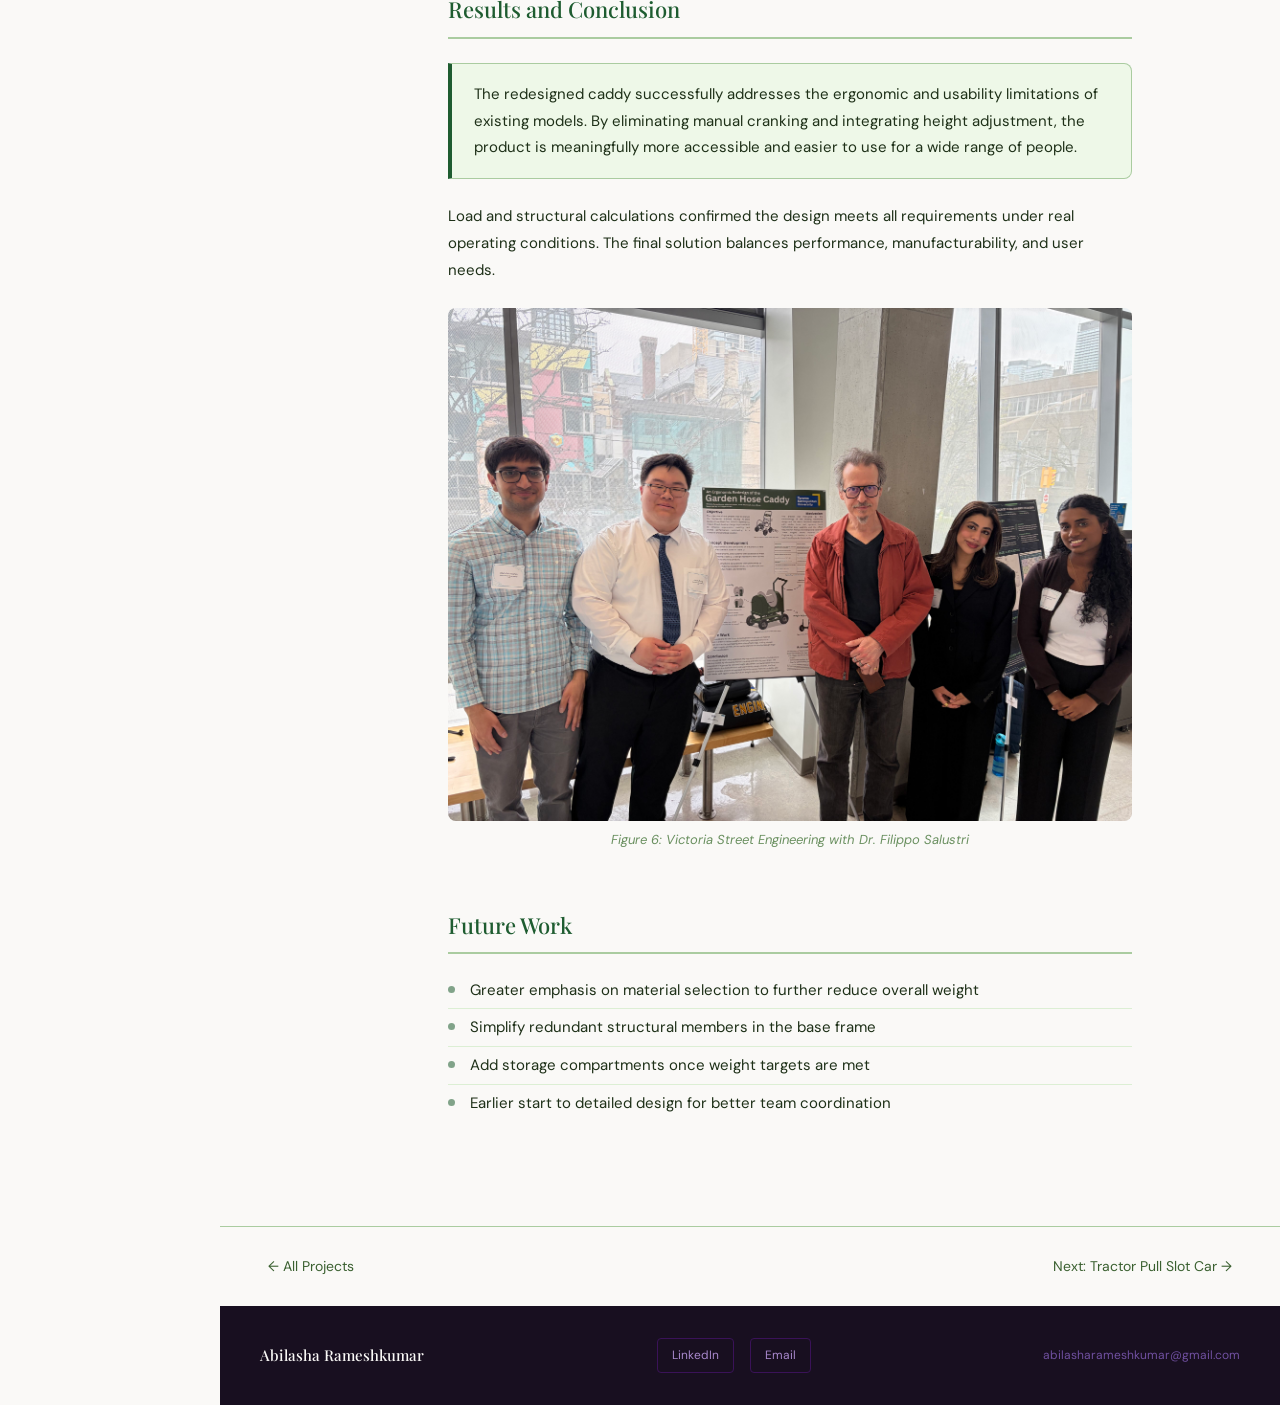
<file: project-capstone.html>
<!DOCTYPE html>
<html lang="en">
<head>
<meta charset="UTF-8">
<meta name="viewport" content="width=device-width, initial-scale=1.0">
<title>Automated Garden Hose Caddy - Abilasha Rameshkumar</title>
<link rel="stylesheet" href="style.css">
<link rel="stylesheet" href="project-style.css">
</head>
<body class="scheme-green">
<nav>
  <a href="index.html" class="nav-name">Abilasha Rameshkumar</a>
  <ul class="nav-links">
    <li><a href="index.html">About</a></li>
    <li><a href="projects.html" class="active">Projects</a></li>
    <li><a href="experience.html">Experience</a></li>
    <li><a href="resume.html">Resume</a></li>
  </ul>
</nav>

<div class="proj-layout scheme-green">
  <aside class="proj-sidebar">
    <a href="projects.html" class="back-link">← All Projects</a>
    <div class="proj-sidebar-title">Projects</div>
    <a href="project-capstone.html"class="active">Automated Garden Hose Caddy</a>
    <a href="project-jic-fitting.html">Male JIC 37° Flare Hydraulic Fitting</a>
    <a href="project-water-system.html">Residential Water Distribution System</a>
    <a href="project-tractor.html">Tractor Pull Slot Car</a>
    <a href="project-sharpener.html">Redesign of Staples Sharpener</a>
    <a href="project-stragon.html">The "Stragon"</a>
    <a href="project-gripper.html">Two-Finger Robotic Gripper</a>
    <a href="project-vibration.html">Helicopter Tail Rotor Vibration Absorber</a>
    <a href="project-gearbox.html">Planetary Gearbox</a>
  </aside>

  <div class="proj-main">
    <div class="proj-page-hero">
      <div class="section-eyebrow">Capstone · 2025-2026</div>
      <h1 class="proj-page-title">Automated Garden Hose Caddy</h1>
      <p class="proj-page-sub">A full redesign of an existing garden hose caddy into a market-ready product - engineered to eliminate manual cranking, improve ergonomics, and work for users of all heights and abilities.</p>
      <div class="proj-page-tags">
        <span class="proj-page-tag">SolidWorks CAD</span>
        <span class="proj-page-tag">GD&amp;T</span>
        <span class="proj-page-tag">Material Selection</span>
        <span class="proj-page-tag">Project Management</span>
        <span class="proj-page-tag">Design Process</span>
        <span class="proj-page-tag">Structural Analysis</span>
        <span class="proj-page-tag">Ergonomics</span>
      </div>
      <div class="proj-meta-row">
        <div class="proj-meta-item"><strong>Type</strong>Capstone</div>
        <div class="proj-meta-item"><strong>Team</strong>Victoria Street Engineering</div>
        <div class="proj-meta-item"><strong>Supervisor</strong>Dr. Filippo Salustri, TMU</div>
        <div class="proj-meta-item"><strong>Year</strong>2025-2026</div>
      </div>
    </div>

    <div class="proj-content">

      <div class="proj-section">
        <div class="proj-section-title">Project Overview</div>
        <div class="proj-two-col">
          <div>
            <p class="proj-body-text">The objective of this capstone project was to take an existing consumer garden hose caddy and redesign it into a practical, market-ready product that addresses its key usability shortcomings.</p>
            <p class="proj-body-text">The original design required significant manual effort to rewind and use, had limited height adjustability, and didn't work well across different terrains. Our team, Victoria Street Engineering, set out to solve all of that in a single cohesive redesign.</p>
            <p class="proj-body-text">The result is a caddy with automated hose retraction, a gas spring-assisted telescoping height system, and an all-terrain wheel configuration - making it accessible and easy to use for a wide range of people.</p>
          </div>
          <div>
            <figure style="margin:0;">
              <img src="Automated Garden Hose Caddy 3.PNG" alt="Automated Garden Hose Caddy - Final Design" style="width:100%;height:auto;display:block;min-height:320px;object-fit:contain;">
              <figcaption style="font-size:13px;color:var(--ps-muted);margin-top:8px;text-align:center;font-style:italic;">Figure 1: Automated Garden Hose Caddy - Final Design</figcaption>
            </figure>
          </div>
        </div>
      </div>

      <div class="proj-section">
        <div class="proj-section-title">Design Requirements</div>
        <table class="proj-table">
          <thead><tr><th>Requirement</th><th>Selected Feature</th></tr></thead>
          <tbody>
            <tr><td>Withstand year-round weather (-40 to -50 degrees C)</td><td>Aluminum 6061-T6 frame with corrosion-resistant stainless steel gas spring</td></tr>
            <tr><td>Navigate multiple terrains</td><td>Large diameter wheels with wide all-terrain tires</td></tr>
            <tr><td>Stable during motion</td><td>Low centre of gravity frame layout with four-wheel base</td></tr>
            <tr><td>Accessible to users of all heights</td><td>Gas spring-assisted telescoping height adjustment</td></tr>
            <tr><td>Minimal manual effort during operation</td><td>Constant-force spring retraction mechanism</td></tr>
            <tr><td>Minimal manual effort during storage</td><td>Automatic spring rewind</td></tr>
            <tr><td>Safe for repeated use</td><td>Corrosion-resistant materials, rated gas spring</td></tr>
            <tr><td>Retract without cranking</td><td>Constant-force spring retraction</td></tr>
          </tbody>
        </table>
      </div>

      <div class="proj-section">
        <div class="proj-section-title">Concept Development</div>
        <p class="proj-body-text">We followed a structured design process: starting from requirements, developing multiple concept iterations, and narrowing down using engineering analysis and user-centred criteria.</p>
        <ul class="proj-bullets">
          <li>Identified requirements and constraints, mapped to specific design features</li>
          <li>Selected parts, mechanisms, and systems to meet all requirements</li>
          <li>Carried out 3 design iterations to refine the final product</li>
          <li>Performed load and structural calculations alongside material selection</li>
          <li>Produced full 3D CAD model in SolidWorks</li>
        </ul>

        <!-- Force both images to same height so captions align -->
        <div style="display:grid;grid-template-columns:1fr 1fr;gap:16px;margin-top:1.5rem;align-items:end;">
          <figure style="margin:0;">
            <div style="width:100%;aspect-ratio:4/3;overflow:hidden;">
              <img src="4GC.PNG" alt="Back Corner View of Caddy" style="width:100%;height:100%;object-fit:contain;display:block;">
            </div>
            <figcaption style="font-size:13px;color:var(--ps-muted);margin-top:6px;text-align:center;font-style:italic;">Figure 2: Back Corner View</figcaption>
          </figure>
          <figure style="margin:0;">
            <div style="width:100%;aspect-ratio:4/3;overflow:hidden;">
              <img src="5GC.png" alt="Caddy at Full Height Adjustment" style="width:100%;height:100%;object-fit:contain;display:block;">
            </div>
            <figcaption style="font-size:13px;color:var(--ps-muted);margin-top:6px;text-align:center;font-style:italic;">Figure 3: Caddy at Full Height</figcaption>
          </figure>
        </div>
      </div>

      <div class="proj-section">
        <div class="proj-section-title">Key Subsystems</div>
        <div class="proj-two-col">
          <div>
            <h3 style="font-family:var(--serif);font-size:17px;color:var(--ps-heading);margin-bottom:8px;font-weight:500;">Automation Subassembly</h3>
            <p class="proj-body-text">The automation subassembly eliminates the need for manual cranking. A constant-force spring retraction mechanism enables automatic hose rewind, significantly reducing user effort during storage and operation.</p>
            <figure style="margin:0.75rem 0 0;">
              <img src="Automation Subassembly 3.PNG" alt="Automation Subassembly" style="width:100%;height:auto;display:block;object-fit:contain;">
              <figcaption style="font-size:13px;color:var(--ps-muted);margin-top:6px;text-align:center;font-style:italic;">Figure 4: Automation Subassembly Views</figcaption>
            </figure>
          </div>
          <div>
            <h3 style="font-family:var(--serif);font-size:17px;color:var(--ps-heading);margin-bottom:8px;font-weight:500;">Height Adjustment Mechanism</h3>
            <p class="proj-body-text">A gas spring-assisted telescoping system makes the caddy accessible to users of all heights. A ratchet-and-pawl mechanism allows locking at any length with controlled release for smooth adjustment.</p>
            <figure style="margin:0.75rem 0 0;">
              <img src="HAM 1.PNG" alt="Height Adjustment Mechanism" style="width:100%;height:auto;display:block;object-fit:contain;">
              <figcaption style="font-size:13px;color:var(--ps-muted);margin-top:6px;text-align:center;font-style:italic;">Figure 5: Gas-Piston Telescoping Subsystem</figcaption>
            </figure>
          </div>
        </div>
      </div>

      <div class="proj-section">
        <div class="proj-section-title">Materials and Analysis</div>
        <!-- All 4 cards in one row -->
        <div style="display:grid;grid-template-columns:repeat(4,1fr);gap:14px;margin-top:1rem;">
          <div class="proj-result-card"><div class="num">6061-T6</div><div class="desc">Aluminum frame for high strength-to-weight ratio and excellent machinability</div></div>
          <div class="proj-result-card"><div class="num">HDPE</div><div class="desc">Housing material - lightweight and weather-resistant, reduces overall caddy weight</div></div>
          <div class="proj-result-card"><div class="num">S.S.</div><div class="desc">Stainless steel gas spring - corrosion-resistant and rated for repeated operation</div></div>
          <div class="proj-result-card"><div class="num">4-Wheel</div><div class="desc">All-terrain wide tires - tip-proof and stable across multiple terrain types</div></div>
        </div>
      </div>

      <div class="proj-section">
        <div class="proj-section-title">Results and Conclusion</div>
        <div class="proj-highlight-box"><p>The redesigned caddy successfully addresses the ergonomic and usability limitations of existing models. By eliminating manual cranking and integrating height adjustment, the product is meaningfully more accessible and easier to use for a wide range of people.</p></div>
        <p class="proj-body-text">Load and structural calculations confirmed the design meets all requirements under real operating conditions. The final solution balances performance, manufacturability, and user needs.</p>
        <figure style="margin:1.5rem 0 0;">
          <img src="prof1.jpg" alt="Victoria Street Engineering Team with Dr. Filippo Salustri" style="width:100%;height:auto;display:block;object-fit:cover;border-radius:8px;">
          <figcaption style="font-size:13px;color:var(--ps-muted);margin-top:8px;text-align:center;font-style:italic;">Figure 6: Victoria Street Engineering with Dr. Filippo Salustri</figcaption>
        </figure>
      </div>

      <div class="proj-section">
        <div class="proj-section-title">Future Work</div>
        <ul class="proj-bullets">
          <li>Greater emphasis on material selection to further reduce overall weight</li>
          <li>Simplify redundant structural members in the base frame</li>
          <li>Add storage compartments once weight targets are met</li>
          <li>Earlier start to detailed design for better team coordination</li>
        </ul>
      </div>

    </div>

    <div class="proj-nav-footer">
      <a href="projects.html" class="proj-nav-btn">← All Projects</a>
      <a href="project-tractor.html" class="proj-nav-btn">Next: Tractor Pull Slot Car →</a>
    </div>

    <footer>
      <span class="footer-name">Abilasha Rameshkumar</span>
      <div class="footer-links"><a href="https://www.linkedin.com/in/abilasha-rameshkumar" target="_blank">LinkedIn</a><a href="mailto:abilasharameshkumar@gmail.com">Email</a></div>
      <span class="footer-email">abilasharameshkumar@gmail.com</span>
    </footer>
  </div>
</div>
</body>
</html>
</file>
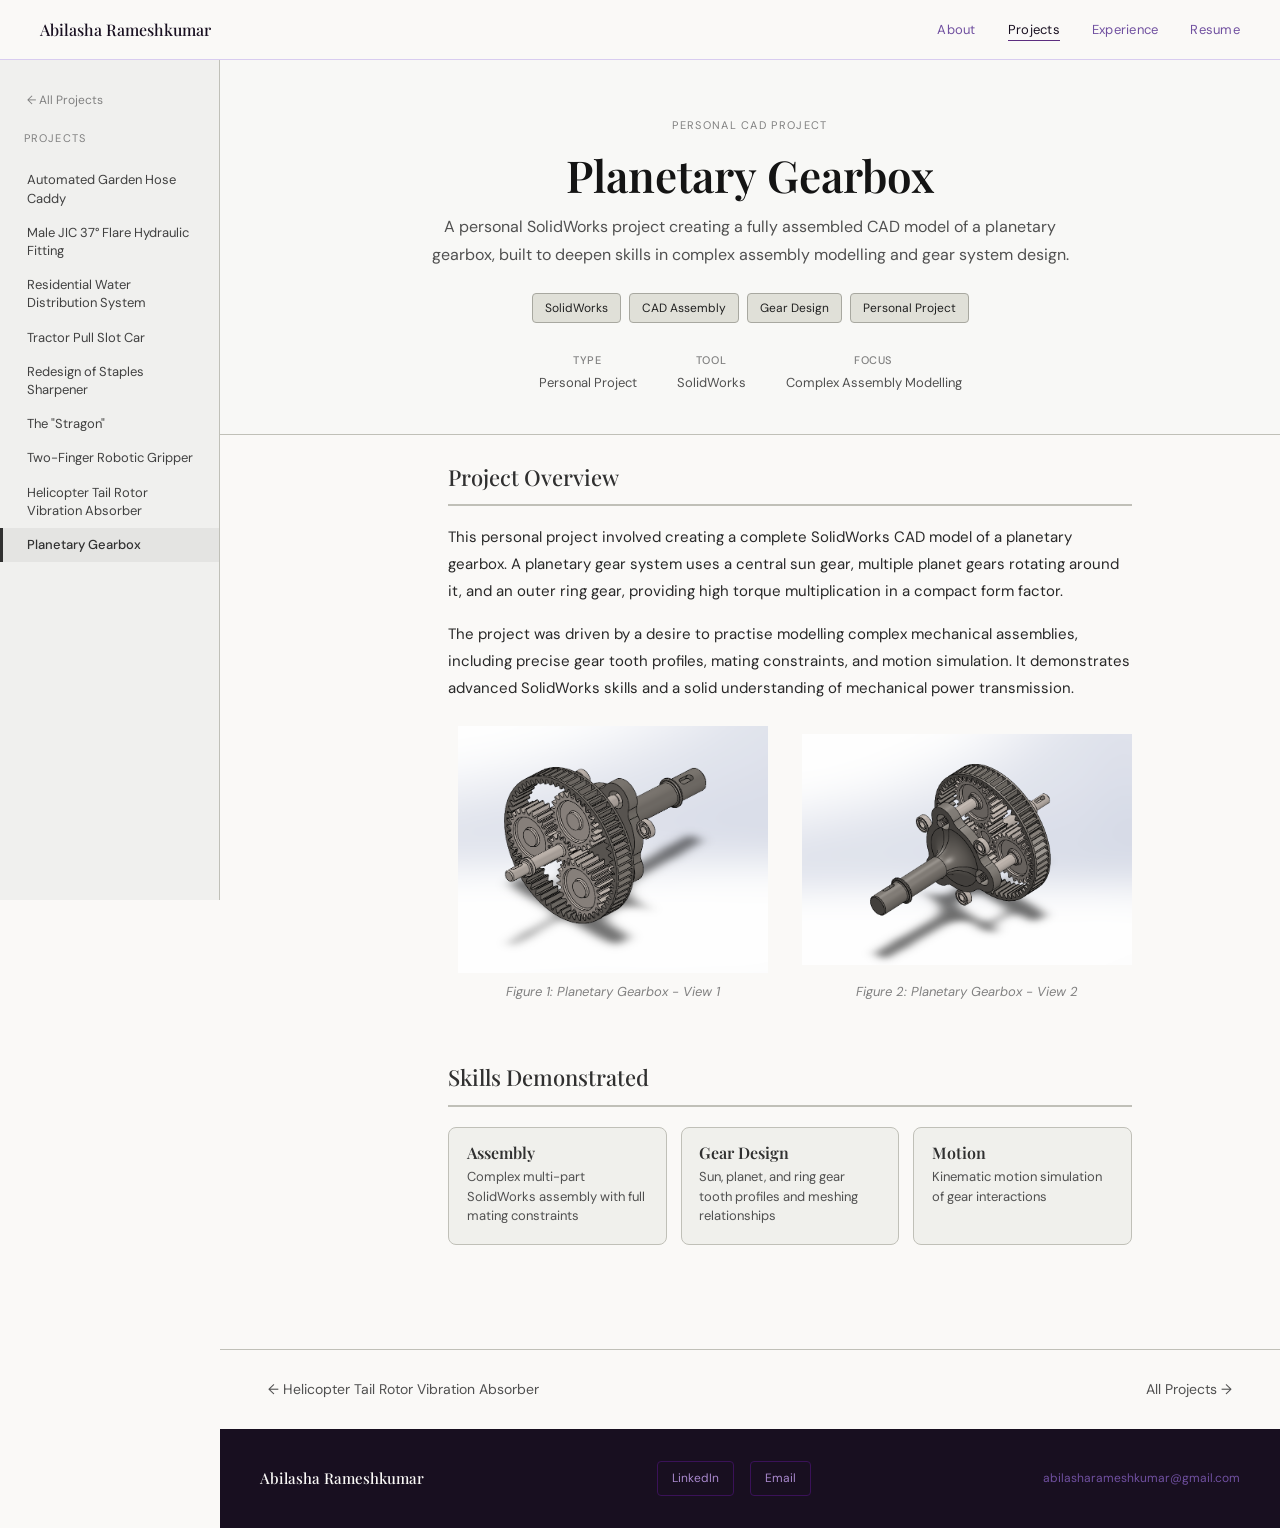
<file: project-gearbox.html>
<!DOCTYPE html>
<html lang="en">
<head>
<meta charset="UTF-8">
<meta name="viewport" content="width=device-width, initial-scale=1.0">
<title>Planetary Gearbox - Abilasha Rameshkumar</title>
<link rel="stylesheet" href="style.css">
<link rel="stylesheet" href="project-style.css">
</head>
<body class="scheme-grey">
<nav>
  <a href="index.html" class="nav-name">Abilasha Rameshkumar</a>
  <ul class="nav-links">
    <li><a href="index.html">About</a></li>
    <li><a href="projects.html" class="active">Projects</a></li>
    <li><a href="experience.html">Experience</a></li>
    <li><a href="resume.html">Resume</a></li>
  </ul>
</nav>

<div class="proj-layout scheme-grey">
  <aside class="proj-sidebar">
    <a href="projects.html" class="back-link">← All Projects</a>
    <div class="proj-sidebar-title">Projects</div>
    <a href="project-capstone.html">Automated Garden Hose Caddy</a>
    <a href="project-jic-fitting.html">Male JIC 37° Flare Hydraulic Fitting</a>
    <a href="project-water-system.html">Residential Water Distribution System</a>
    <a href="project-tractor.html">Tractor Pull Slot Car</a>
    <a href="project-sharpener.html">Redesign of Staples Sharpener</a>
    <a href="project-stragon.html">The "Stragon"</a>
    <a href="project-gripper.html">Two-Finger Robotic Gripper</a>
    <a href="project-vibration.html">Helicopter Tail Rotor Vibration Absorber</a>
    <a href="project-gearbox.html"class="active">Planetary Gearbox</a>
  </aside>

  <div class="proj-main">
    <div class="proj-page-hero">
      <div class="section-eyebrow">Personal CAD Project</div>
      <h1 class="proj-page-title">Planetary Gearbox</h1>
      <p class="proj-page-sub">A personal SolidWorks project creating a fully assembled CAD model of a planetary gearbox, built to deepen skills in complex assembly modelling and gear system design.</p>
      <div class="proj-page-tags">
        <span class="proj-page-tag">SolidWorks</span>
        <span class="proj-page-tag">CAD Assembly</span>
        <span class="proj-page-tag">Gear Design</span>
        <span class="proj-page-tag">Personal Project</span>
      </div>
      <div class="proj-meta-row">
        <div class="proj-meta-item"><strong>Type</strong>Personal Project</div>
        <div class="proj-meta-item"><strong>Tool</strong>SolidWorks</div>
        <div class="proj-meta-item"><strong>Focus</strong>Complex Assembly Modelling</div>
      </div>
    </div>

    <div class="proj-content">

      <div class="proj-section">
        <div class="proj-section-title">Project Overview</div>
        <p class="proj-body-text">This personal project involved creating a complete SolidWorks CAD model of a planetary gearbox. A planetary gear system uses a central sun gear, multiple planet gears rotating around it, and an outer ring gear, providing high torque multiplication in a compact form factor.</p>
        <p class="proj-body-text">The project was driven by a desire to practise modelling complex mechanical assemblies, including precise gear tooth profiles, mating constraints, and motion simulation. It demonstrates advanced SolidWorks skills and a solid understanding of mechanical power transmission.</p>

        <div style="display:grid; grid-template-columns:1fr 1fr; gap:1.5rem; margin-top:1.5rem; align-items:start;">
          <figure style="margin:0;">
            <div style="width:100%; padding-top:75%; position:relative; overflow:hidden; border-radius:6px;">
              <img src="GB 1.png" alt="Planetary Gearbox - View 1" style="position:absolute;top:0;left:0;width:100%;height:100%;object-fit:contain;">
            </div>
            <figcaption style="font-size:13px;color:var(--ps-muted);margin-top:8px;text-align:center;font-style:italic;">Figure 1: Planetary Gearbox - View 1</figcaption>
          </figure>
          <figure style="margin:0;">
            <div style="width:100%; padding-top:75%; position:relative; overflow:hidden; border-radius:6px;">
              <img src="GB 2.png" alt="Planetary Gearbox - View 2" style="position:absolute;top:0;left:0;width:100%;height:100%;object-fit:contain;">
            </div>
            <figcaption style="font-size:13px;color:var(--ps-muted);margin-top:8px;text-align:center;font-style:italic;">Figure 2: Planetary Gearbox - View 2</figcaption>
          </figure>
        </div>
      </div>

      <div class="proj-section">
        <div class="proj-section-title">Skills Demonstrated</div>
        <div class="proj-result-grid">
          <div class="proj-result-card"><div class="num" style="font-size:16px;">Assembly</div><div class="desc">Complex multi-part SolidWorks assembly with full mating constraints</div></div>
          <div class="proj-result-card"><div class="num" style="font-size:16px;">Gear Design</div><div class="desc">Sun, planet, and ring gear tooth profiles and meshing relationships</div></div>
          <div class="proj-result-card"><div class="num" style="font-size:16px;">Motion</div><div class="desc">Kinematic motion simulation of gear interactions</div></div>
        </div>
      </div>

    </div>

    <div class="proj-nav-footer">
      <a href="project-vibration.html" class="proj-nav-btn">← Helicopter Tail Rotor Vibration Absorber</a>
      <a href="projects.html" class="proj-nav-btn">All Projects →</a>
    </div>

    <footer>
      <span class="footer-name">Abilasha Rameshkumar</span>
      <div class="footer-links"><a href="https://www.linkedin.com/in/abilasha-rameshkumar" target="_blank">LinkedIn</a><a href="mailto:abilasharameshkumar@gmail.com">Email</a></div>
      <span class="footer-email">abilasharameshkumar@gmail.com</span>
    </footer>
  </div>
</div>
</body>
</html>
</file>
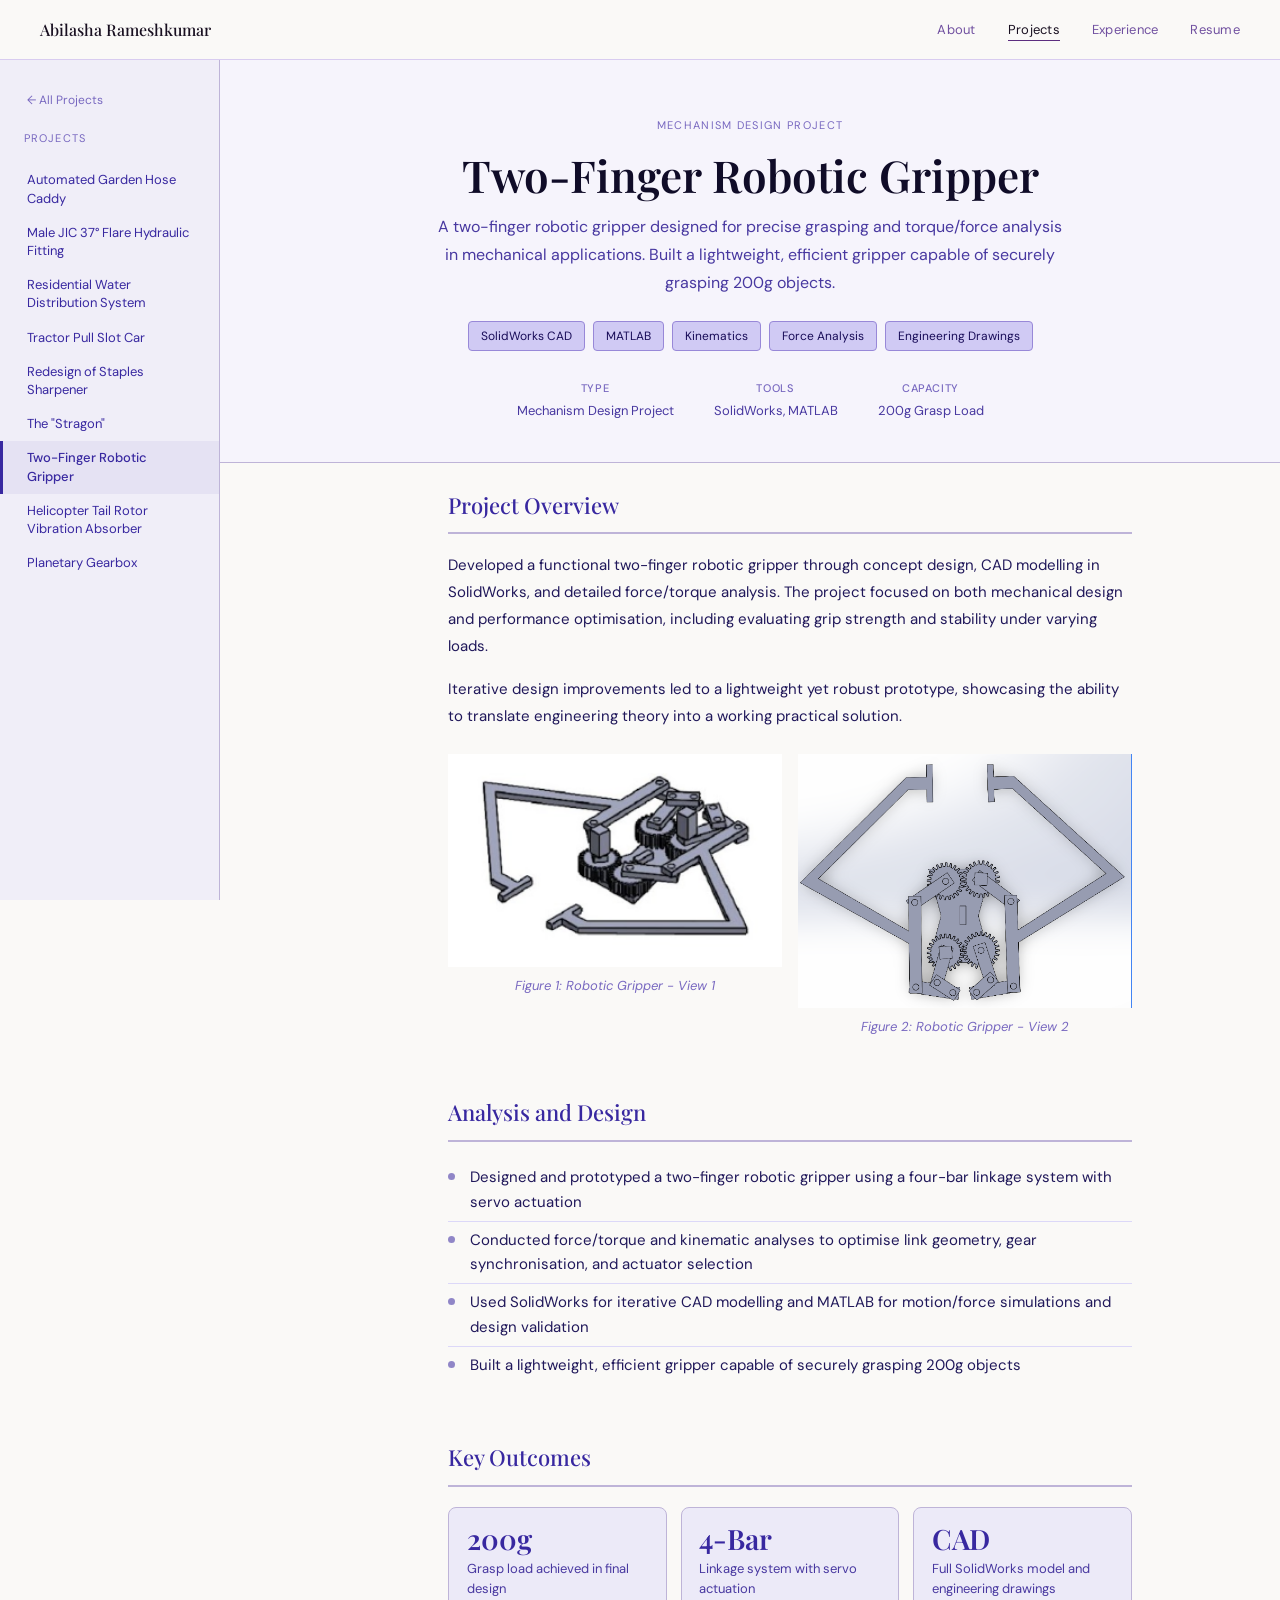
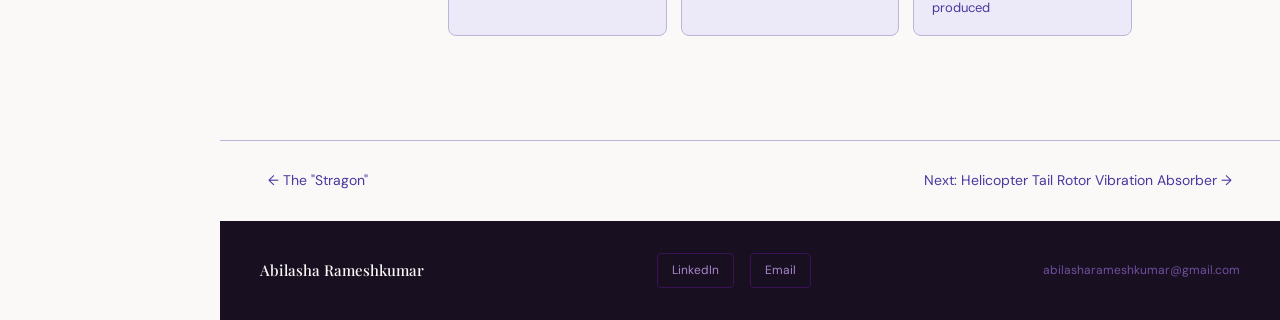
<file: project-gripper.html>
<!DOCTYPE html>
<html lang="en">
<head>
<meta charset="UTF-8">
<meta name="viewport" content="width=device-width, initial-scale=1.0">
<title>Two-Finger Robotic Gripper - Abilasha Rameshkumar</title>
<link rel="stylesheet" href="style.css">
<link rel="stylesheet" href="project-style.css">
</head>
<body class="scheme-indigo">
<nav>
  <a href="index.html" class="nav-name">Abilasha Rameshkumar</a>
  <ul class="nav-links">
    <li><a href="index.html">About</a></li>
    <li><a href="projects.html" class="active">Projects</a></li>
    <li><a href="experience.html">Experience</a></li>
    <li><a href="resume.html">Resume</a></li>
  </ul>
</nav>

<div class="proj-layout scheme-indigo">
  <aside class="proj-sidebar">
    <a href="projects.html" class="back-link">← All Projects</a>
    <div class="proj-sidebar-title">Projects</div>
    <a href="project-capstone.html">Automated Garden Hose Caddy</a>
    <a href="project-jic-fitting.html">Male JIC 37° Flare Hydraulic Fitting</a>
    <a href="project-water-system.html">Residential Water Distribution System</a>
    <a href="project-tractor.html">Tractor Pull Slot Car</a>
    <a href="project-sharpener.html">Redesign of Staples Sharpener</a>
    <a href="project-stragon.html">The "Stragon"</a>
    <a href="project-gripper.html" class = "active" >Two-Finger Robotic Gripper</a>
    <a href="project-vibration.html">Helicopter Tail Rotor Vibration Absorber</a>
    <a href="project-gearbox.html">Planetary Gearbox</a>
  </aside>

  <div class="proj-main">
    <div class="proj-page-hero">
      <div class="section-eyebrow">Mechanism Design Project</div>
      <h1 class="proj-page-title">Two-Finger Robotic Gripper</h1>
      <p class="proj-page-sub">A two-finger robotic gripper designed for precise grasping and torque/force analysis in mechanical applications. Built a lightweight, efficient gripper capable of securely grasping 200g objects.</p>
      <div class="proj-page-tags">
        <span class="proj-page-tag">SolidWorks CAD</span>
        <span class="proj-page-tag">MATLAB</span>
        <span class="proj-page-tag">Kinematics</span>
        <span class="proj-page-tag">Force Analysis</span>
        <span class="proj-page-tag">Engineering Drawings</span>
      </div>
      <div class="proj-meta-row">
        <div class="proj-meta-item"><strong>Type</strong>Mechanism Design Project</div>
        <div class="proj-meta-item"><strong>Tools</strong>SolidWorks, MATLAB</div>
        <div class="proj-meta-item"><strong>Capacity</strong>200g Grasp Load</div>
      </div>
    </div>

    <div class="proj-content">

      <div class="proj-section">
        <div class="proj-section-title">Project Overview</div>
        <p class="proj-body-text">Developed a functional two-finger robotic gripper through concept design, CAD modelling in SolidWorks, and detailed force/torque analysis. The project focused on both mechanical design and performance optimisation, including evaluating grip strength and stability under varying loads.</p>
        <p class="proj-body-text">Iterative design improvements led to a lightweight yet robust prototype, showcasing the ability to translate engineering theory into a working practical solution.</p>

        <div class="proj-img-grid two-col" style="margin-top:1.5rem;">
          <figure style="margin:0;">
            <img src="RG1.png" alt="Two-Finger Robotic Gripper - View 1" style="width:100%;height:auto;display:block;object-fit:contain;">
            <figcaption style="font-size:13px;color:var(--ps-muted);margin-top:8px;text-align:center;font-style:italic;">Figure 1: Robotic Gripper - View 1</figcaption>
          </figure>
          <figure style="margin:0;">
            <img src="RB 2.png" alt="Two-Finger Robotic Gripper - View 2" style="width:100%;height:auto;display:block;object-fit:contain;">
            <figcaption style="font-size:13px;color:var(--ps-muted);margin-top:8px;text-align:center;font-style:italic;">Figure 2: Robotic Gripper - View 2</figcaption>
          </figure>
        </div>
      </div>

      <div class="proj-section">
        <div class="proj-section-title">Analysis and Design</div>
        <ul class="proj-bullets">
          <li>Designed and prototyped a two-finger robotic gripper using a four-bar linkage system with servo actuation</li>
          <li>Conducted force/torque and kinematic analyses to optimise link geometry, gear synchronisation, and actuator selection</li>
          <li>Used SolidWorks for iterative CAD modelling and MATLAB for motion/force simulations and design validation</li>
          <li>Built a lightweight, efficient gripper capable of securely grasping 200g objects</li>
        </ul>
      </div>

      <div class="proj-section">
        <div class="proj-section-title">Key Outcomes</div>
        <div class="proj-result-grid">
          <div class="proj-result-card"><div class="num">200g</div><div class="desc">Grasp load achieved in final design</div></div>
          <div class="proj-result-card"><div class="num">4-Bar</div><div class="desc">Linkage system with servo actuation</div></div>
          <div class="proj-result-card"><div class="num">CAD</div><div class="desc">Full SolidWorks model and engineering drawings produced</div></div>
        </div>
      </div>

    </div>

    <div class="proj-nav-footer">
      <a href="project-stragon.html" class="proj-nav-btn">← The "Stragon"</a>
      <a href="project-vibration.html" class="proj-nav-btn">Next: Helicopter Tail Rotor Vibration Absorber →</a>
    </div>

    <footer>
      <span class="footer-name">Abilasha Rameshkumar</span>
      <div class="footer-links"><a href="https://www.linkedin.com/in/abilasha-rameshkumar" target="_blank">LinkedIn</a><a href="mailto:abilasharameshkumar@gmail.com">Email</a></div>
      <span class="footer-email">abilasharameshkumar@gmail.com</span>
    </footer>
  </div>
</div>
</body>
</html>
</file>
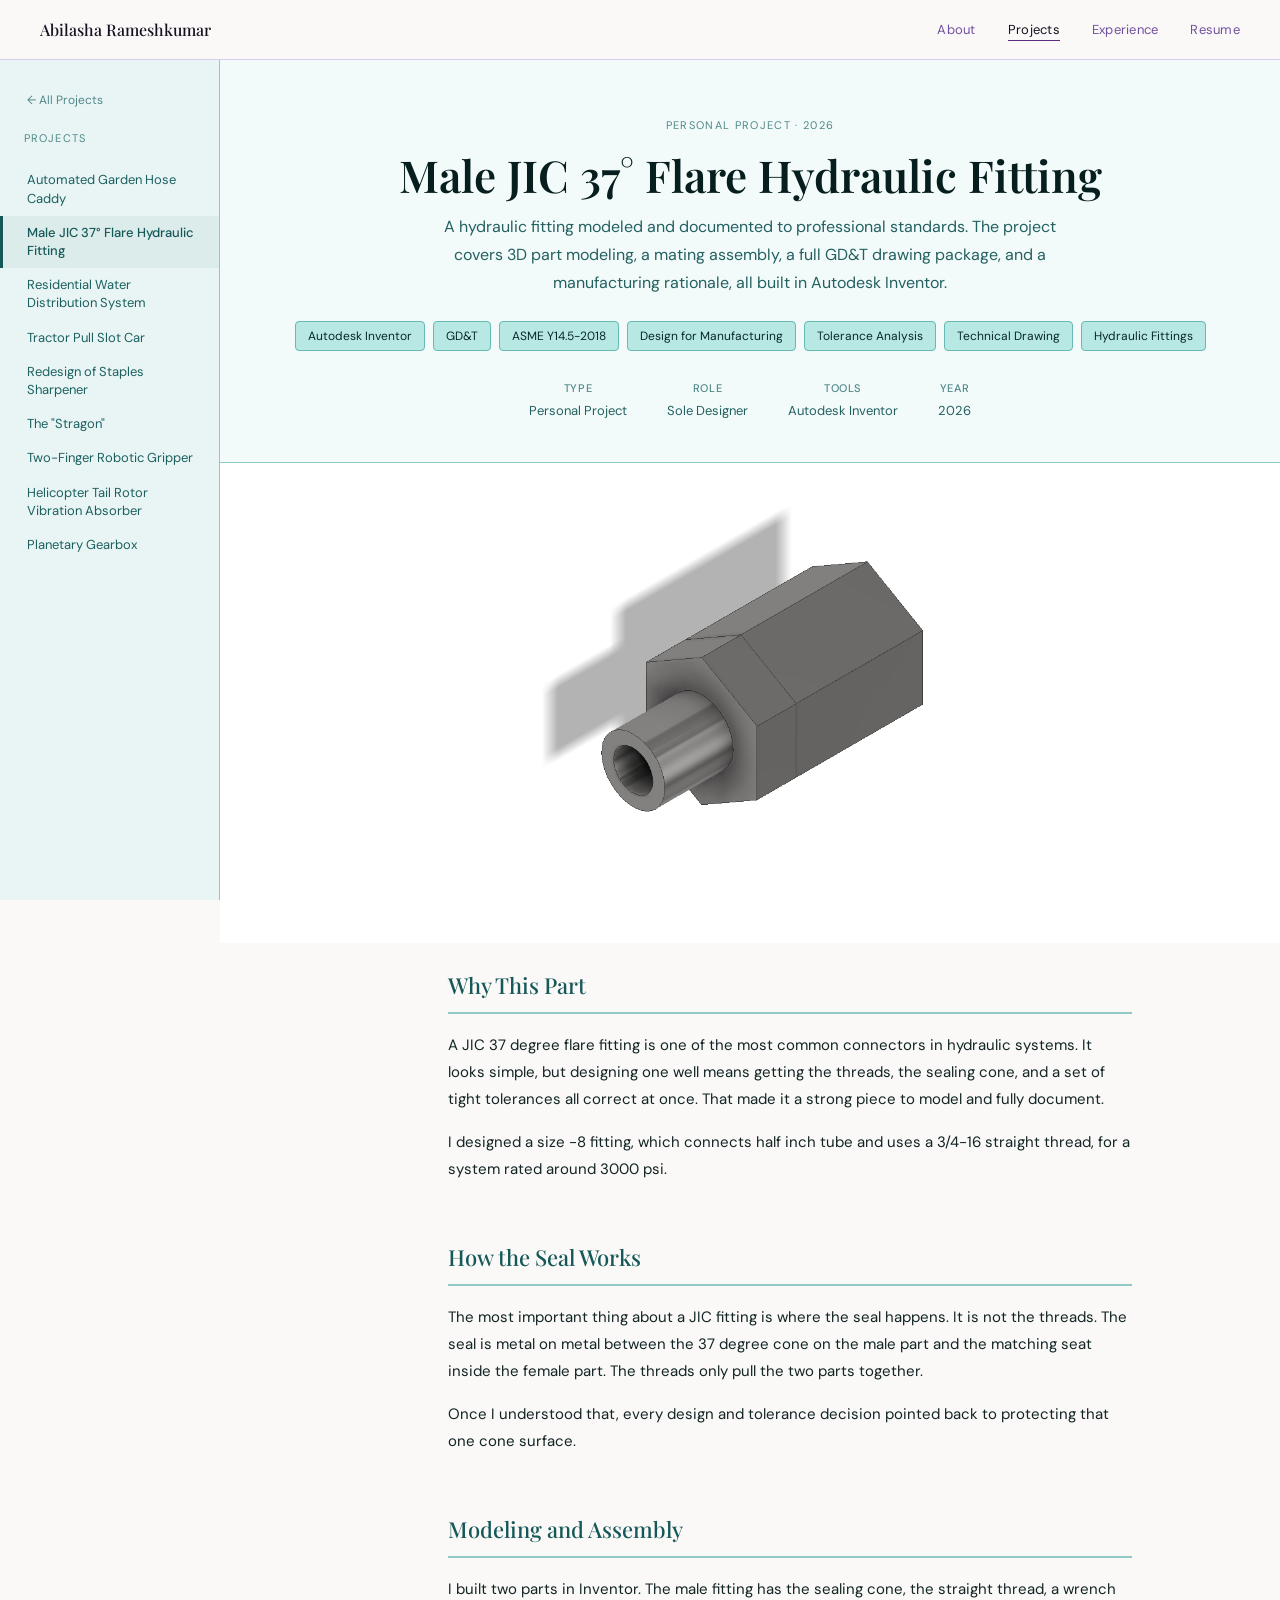
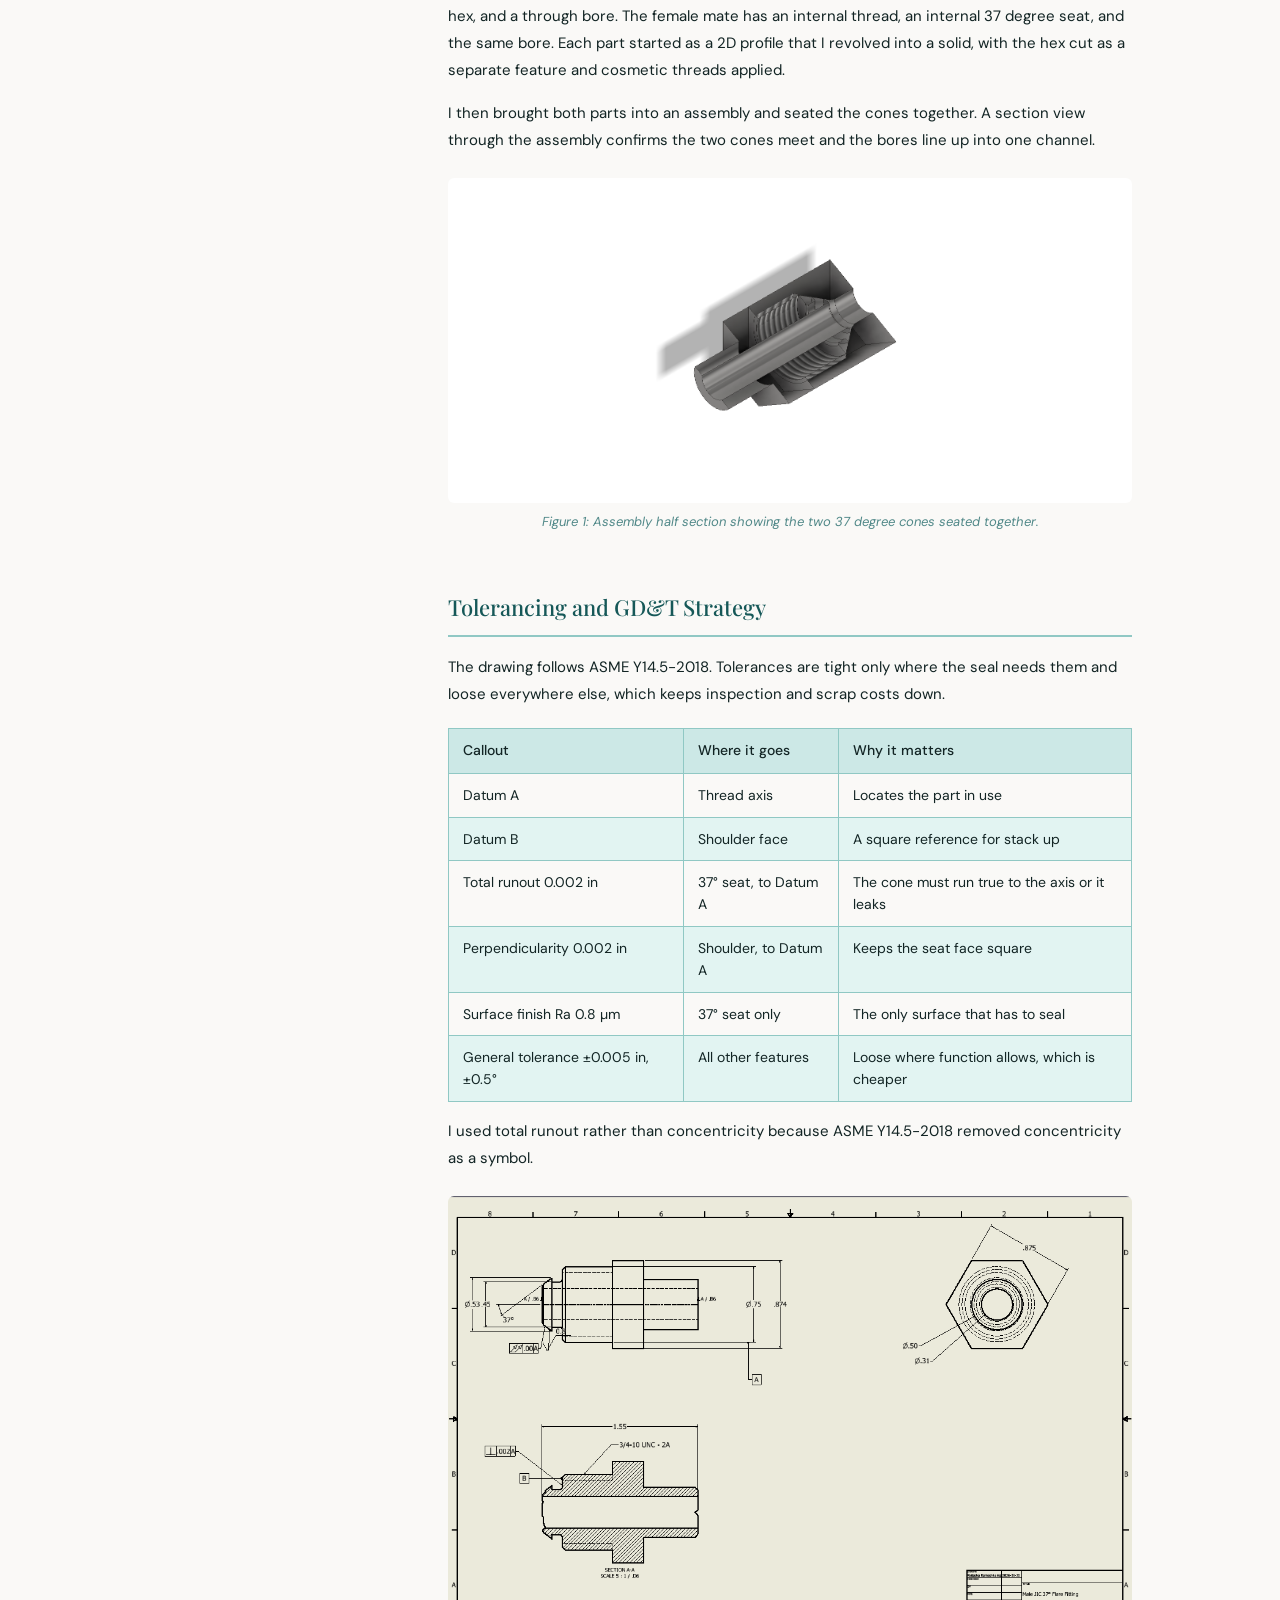
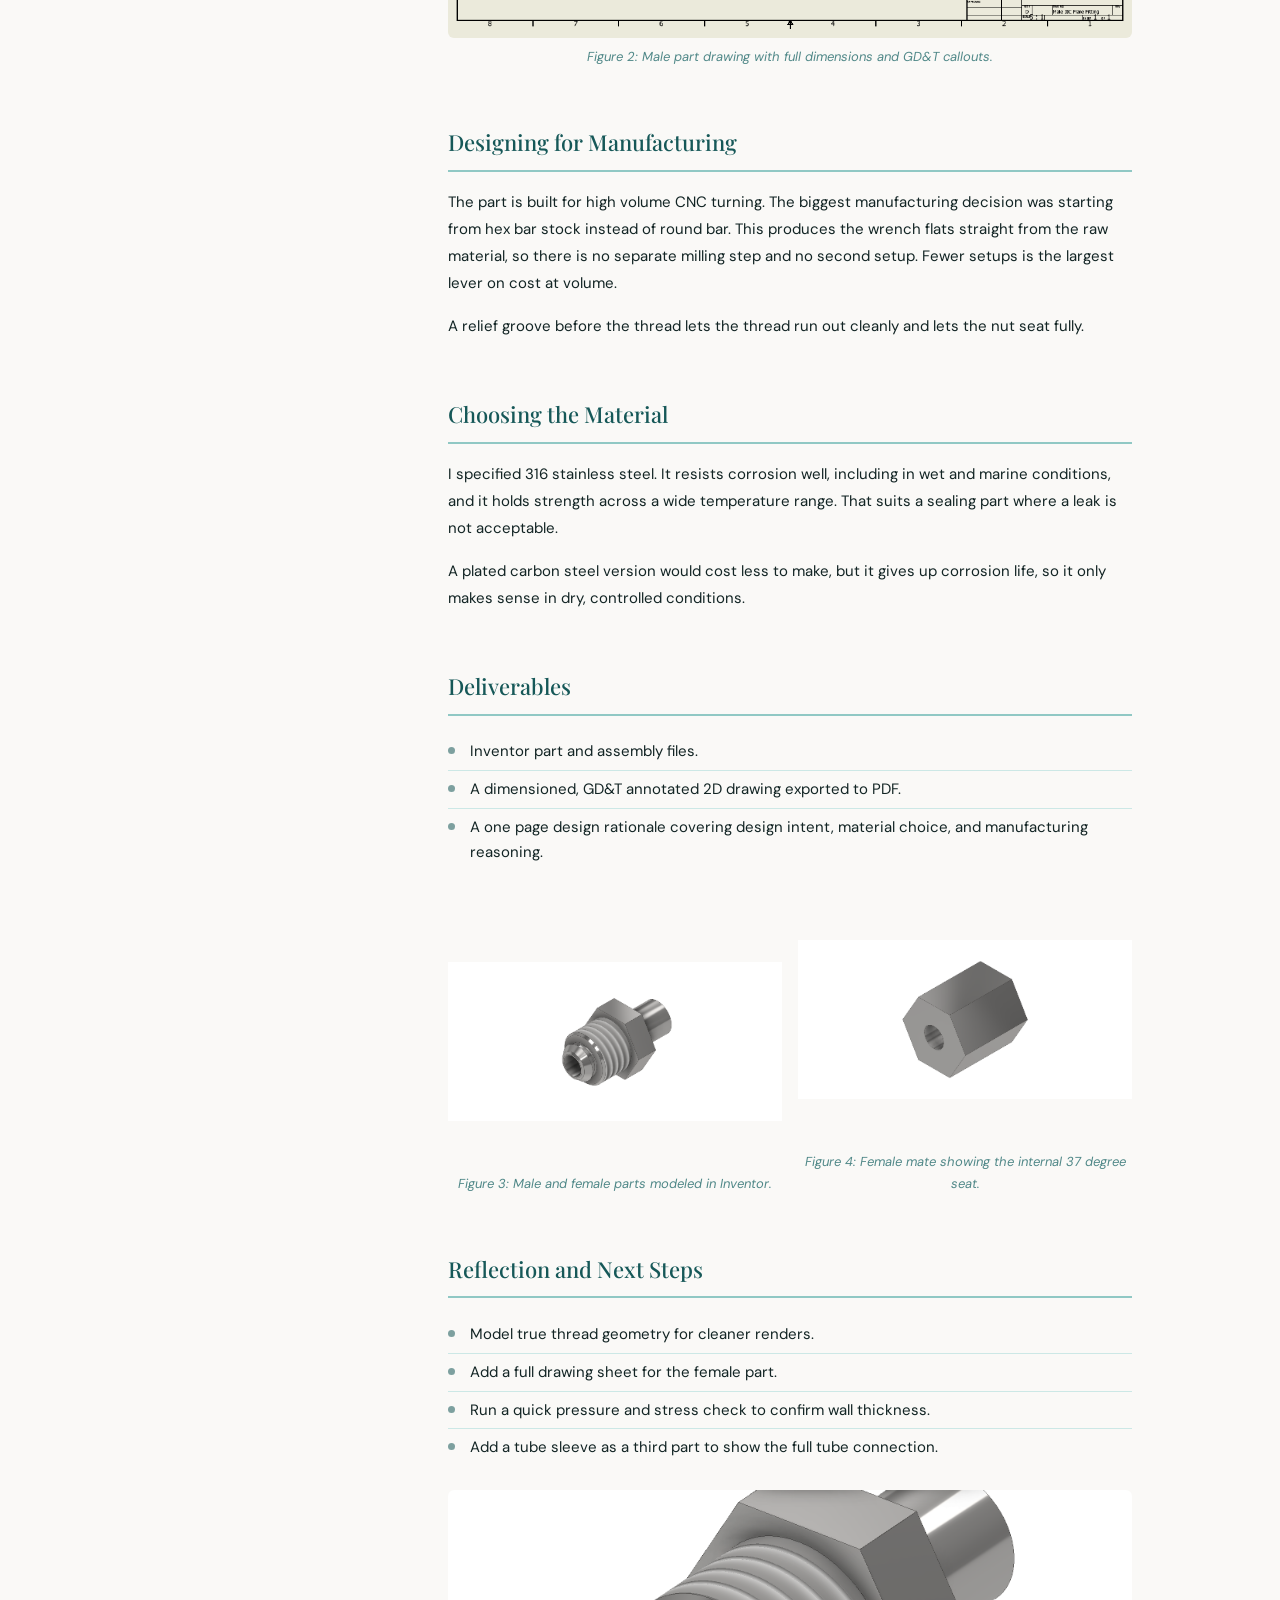
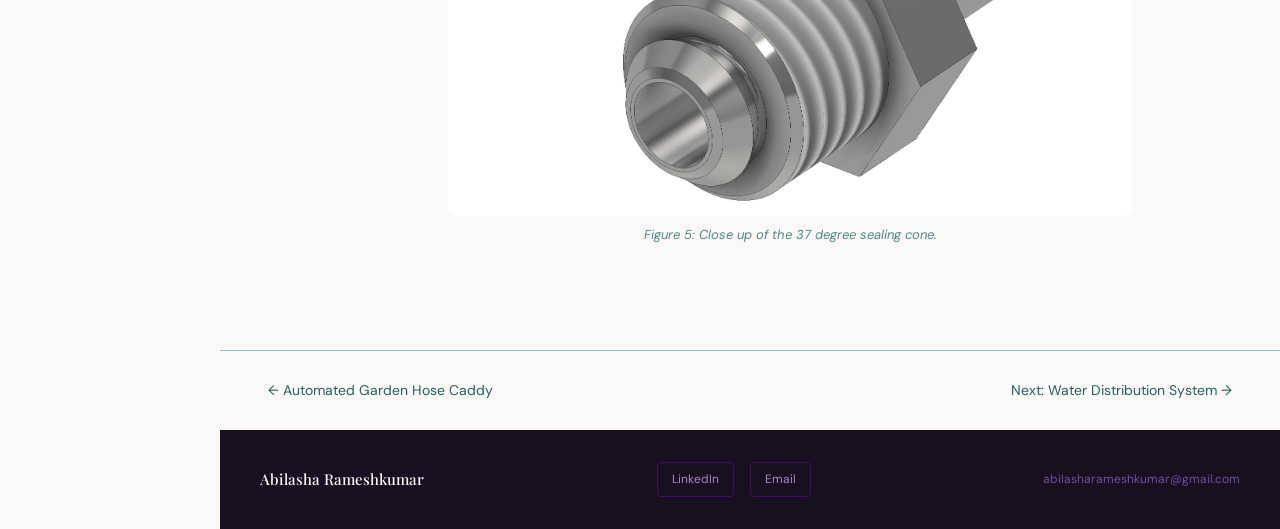
<file: project-jic-fitting.html>
<!DOCTYPE html>
<html lang="en">
<head>
<meta charset="UTF-8">
<meta name="viewport" content="width=device-width, initial-scale=1.0">
<title>Male JIC 37° Flare Hydraulic Fitting - Abilasha Rameshkumar</title>
<link rel="stylesheet" href="style.css">
<link rel="stylesheet" href="project-style.css">
</head>
<body class="scheme-teal">
<nav>
  <a href="index.html" class="nav-name">Abilasha Rameshkumar</a>
  <ul class="nav-links">
    <li><a href="index.html">About</a></li>
    <li><a href="projects.html" class="active">Projects</a></li>
    <li><a href="experience.html">Experience</a></li>
    <li><a href="resume.html">Resume</a></li>
  </ul>
</nav>

<div class="proj-layout scheme-teal">
  <aside class="proj-sidebar">
    <a href="projects.html" class="back-link">← All Projects</a>
    <div class="proj-sidebar-title">Projects</div>
    <a href="project-capstone.html">Automated Garden Hose Caddy</a>
    <a href="project-jic-fitting.html" class="active" >Male JIC 37° Flare Hydraulic Fitting</a>
    <a href="project-water-system.html">Residential Water Distribution System</a>
    <a href="project-tractor.html">Tractor Pull Slot Car</a>
    <a href="project-sharpener.html">Redesign of Staples Sharpener</a>
    <a href="project-stragon.html">The "Stragon"</a>
    <a href="project-gripper.html">Two-Finger Robotic Gripper</a>
    <a href="project-vibration.html">Helicopter Tail Rotor Vibration Absorber</a>
    <a href="project-gearbox.html">Planetary Gearbox</a>
  </aside>

  <div class="proj-main">
    <div class="proj-page-hero">
      <div class="section-eyebrow">PERSONAL PROJECT · 2026</div>
      <h1 class="proj-page-title">Male JIC 37° Flare Hydraulic Fitting</h1>
      <p class="proj-page-sub">A hydraulic fitting modeled and documented to professional standards. The project covers 3D part modeling, a mating assembly, a full GD&amp;T drawing package, and a manufacturing rationale, all built in Autodesk Inventor.</p>
      <div class="proj-page-tags">
        <span class="proj-page-tag">Autodesk Inventor</span>
        <span class="proj-page-tag">GD&amp;T</span>
        <span class="proj-page-tag">ASME Y14.5-2018</span>
        <span class="proj-page-tag">Design for Manufacturing</span>
        <span class="proj-page-tag">Tolerance Analysis</span>
        <span class="proj-page-tag">Technical Drawing</span>
        <span class="proj-page-tag">Hydraulic Fittings</span>
      </div>
      <div class="proj-meta-row">
        <div class="proj-meta-item"><strong>Type</strong>Personal Project</div>
        <div class="proj-meta-item"><strong>Role</strong>Sole Designer</div>
        <div class="proj-meta-item"><strong>Tools</strong>Autodesk Inventor</div>
        <div class="proj-meta-item"><strong>Year</strong>2026</div>
      </div>
    </div>

    <!-- Hero image: full width, no caption -->
    <figure style="margin:0;">
      <img src="jic1.png" alt="Male JIC 37 Degree Flare Hydraulic Fitting" style="width:100%;height:auto;display:block;object-fit:cover;max-height:480px;">
    </figure>

    <div class="proj-content">

      <div class="proj-section">
        <div class="proj-section-title">Why This Part</div>
        <p class="proj-body-text">A JIC 37 degree flare fitting is one of the most common connectors in hydraulic systems. It looks simple, but designing one well means getting the threads, the sealing cone, and a set of tight tolerances all correct at once. That made it a strong piece to model and fully document.</p>
        <p class="proj-body-text">I designed a size -8 fitting, which connects half inch tube and uses a 3/4-16 straight thread, for a system rated around 3000 psi.</p>
      </div>

      <div class="proj-section">
        <div class="proj-section-title">How the Seal Works</div>
        <p class="proj-body-text">The most important thing about a JIC fitting is where the seal happens. It is not the threads. The seal is metal on metal between the 37 degree cone on the male part and the matching seat inside the female part. The threads only pull the two parts together.</p>
        <p class="proj-body-text">Once I understood that, every design and tolerance decision pointed back to protecting that one cone surface.</p>
      </div>

      <div class="proj-section">
        <div class="proj-section-title">Modeling and Assembly</div>
        <p class="proj-body-text">I built two parts in Inventor. The male fitting has the sealing cone, the straight thread, a wrench hex, and a through bore. The female mate has an internal thread, an internal 37 degree seat, and the same bore. Each part started as a 2D profile that I revolved into a solid, with the hex cut as a separate feature and cosmetic threads applied.</p>
        <p class="proj-body-text">I then brought both parts into an assembly and seated the cones together. A section view through the assembly confirms the two cones meet and the bores line up into one channel.</p>

        <figure style="margin:1.5rem 0 0;">
          <img src="jic2.png" alt="Assembly half section showing the two 37 degree cones seated together" style="width:100%;height:auto;display:block;object-fit:contain;border-radius:6px;">
          <figcaption style="font-size:13px;color:var(--ps-muted);margin-top:8px;text-align:center;font-style:italic;">Figure 1: Assembly half section showing the two 37 degree cones seated together.</figcaption>
        </figure>
      </div>

      <div class="proj-section">
        <div class="proj-section-title">Tolerancing and GD&amp;T Strategy</div>
        <p class="proj-body-text">The drawing follows ASME Y14.5-2018. Tolerances are tight only where the seal needs them and loose everywhere else, which keeps inspection and scrap costs down.</p>

        <table class="proj-table">
          <thead>
            <tr>
              <th>Callout</th>
              <th>Where it goes</th>
              <th>Why it matters</th>
            </tr>
          </thead>
          <tbody>
            <tr><td>Datum A</td><td>Thread axis</td><td>Locates the part in use</td></tr>
            <tr><td>Datum B</td><td>Shoulder face</td><td>A square reference for stack up</td></tr>
            <tr><td>Total runout 0.002 in</td><td>37° seat, to Datum A</td><td>The cone must run true to the axis or it leaks</td></tr>
            <tr><td>Perpendicularity 0.002 in</td><td>Shoulder, to Datum A</td><td>Keeps the seat face square</td></tr>
            <tr><td>Surface finish Ra 0.8 µm</td><td>37° seat only</td><td>The only surface that has to seal</td></tr>
            <tr><td>General tolerance ±0.005 in, ±0.5°</td><td>All other features</td><td>Loose where function allows, which is cheaper</td></tr>
          </tbody>
        </table>

        <p class="proj-body-text" style="margin-top:1rem;">I used total runout rather than concentricity because ASME Y14.5-2018 removed concentricity as a symbol.</p>

        <figure style="margin:1.5rem 0 0;">
          <img src="jic3.png" alt="Male part drawing with full dimensions and GD&T callouts" style="width:100%;height:auto;display:block;object-fit:contain;border-radius:6px;">
          <figcaption style="font-size:13px;color:var(--ps-muted);margin-top:8px;text-align:center;font-style:italic;">Figure 2: Male part drawing with full dimensions and GD&amp;T callouts.</figcaption>
        </figure>
      </div>

      <div class="proj-section">
        <div class="proj-section-title">Designing for Manufacturing</div>
        <p class="proj-body-text">The part is built for high volume CNC turning. The biggest manufacturing decision was starting from hex bar stock instead of round bar. This produces the wrench flats straight from the raw material, so there is no separate milling step and no second setup. Fewer setups is the largest lever on cost at volume.</p>
        <p class="proj-body-text">A relief groove before the thread lets the thread run out cleanly and lets the nut seat fully.</p>
      </div>

      <div class="proj-section">
        <div class="proj-section-title">Choosing the Material</div>
        <p class="proj-body-text">I specified 316 stainless steel. It resists corrosion well, including in wet and marine conditions, and it holds strength across a wide temperature range. That suits a sealing part where a leak is not acceptable.</p>
        <p class="proj-body-text">A plated carbon steel version would cost less to make, but it gives up corrosion life, so it only makes sense in dry, controlled conditions.</p>
      </div>

      <div class="proj-section">
        <div class="proj-section-title">Deliverables</div>
        <ul class="proj-bullets">
          <li>Inventor part and assembly files.</li>
          <li>A dimensioned, GD&amp;T annotated 2D drawing exported to PDF.</li>
          <li>A one page design rationale covering design intent, material choice, and manufacturing reasoning.</li>
        </ul>

        <div style="display:grid;grid-template-columns:1fr 1fr;gap:16px;margin-top:1.5rem;align-items:end;">
          <figure style="margin:0;">
            <div style="width:100%;aspect-ratio:4/3;overflow:hidden;border-radius:6px;">
              <img src="jic4.png" alt="Male and female parts modeled in Inventor" style="width:100%;height:100%;object-fit:contain;display:block;">
            </div>
            <figcaption style="font-size:13px;color:var(--ps-muted);margin-top:6px;text-align:center;font-style:italic;">Figure 3: Male and female parts modeled in Inventor.</figcaption>
          </figure>
          <figure style="margin:0;">
            <div style="width:100%;aspect-ratio:4/3;overflow:hidden;border-radius:6px;">
              <img src="jic5.png" alt="Female mate showing the internal 37 degree seat" style="width:100%;height:100%;object-fit:contain;display:block;">
            </div>
            <figcaption style="font-size:13px;color:var(--ps-muted);margin-top:6px;text-align:center;font-style:italic;">Figure 4: Female mate showing the internal 37 degree seat.</figcaption>
          </figure>
        </div>
      </div>

      <div class="proj-section">
        <div class="proj-section-title">Reflection and Next Steps</div>
        <ul class="proj-bullets">
          <li>Model true thread geometry for cleaner renders.</li>
          <li>Add a full drawing sheet for the female part.</li>
          <li>Run a quick pressure and stress check to confirm wall thickness.</li>
          <li>Add a tube sleeve as a third part to show the full tube connection.</li>
        </ul>

        <figure style="margin:1.5rem 0 0;">
          <img src="jic6.png" alt="Close up of the 37 degree sealing cone" style="width:100%;height:auto;display:block;object-fit:contain;border-radius:6px;">
          <figcaption style="font-size:13px;color:var(--ps-muted);margin-top:8px;text-align:center;font-style:italic;">Figure 5: Close up of the 37 degree sealing cone.</figcaption>
        </figure>
      </div>

    </div>

    <div class="proj-nav-footer">
      <a href="project-capstone.html" class="proj-nav-btn">← Automated Garden Hose Caddy</a>
      <a href="project-water-system.html" class="proj-nav-btn">Next: Water Distribution System →</a>
    </div>

    <footer>
      <span class="footer-name">Abilasha Rameshkumar</span>
      <div class="footer-links"><a href="https://www.linkedin.com/in/abilasha-rameshkumar" target="_blank">LinkedIn</a><a href="mailto:abilasharameshkumar@gmail.com">Email</a></div>
      <span class="footer-email">abilasharameshkumar@gmail.com</span>
    </footer>
  </div>
</div>
</body>
</html>
</file>
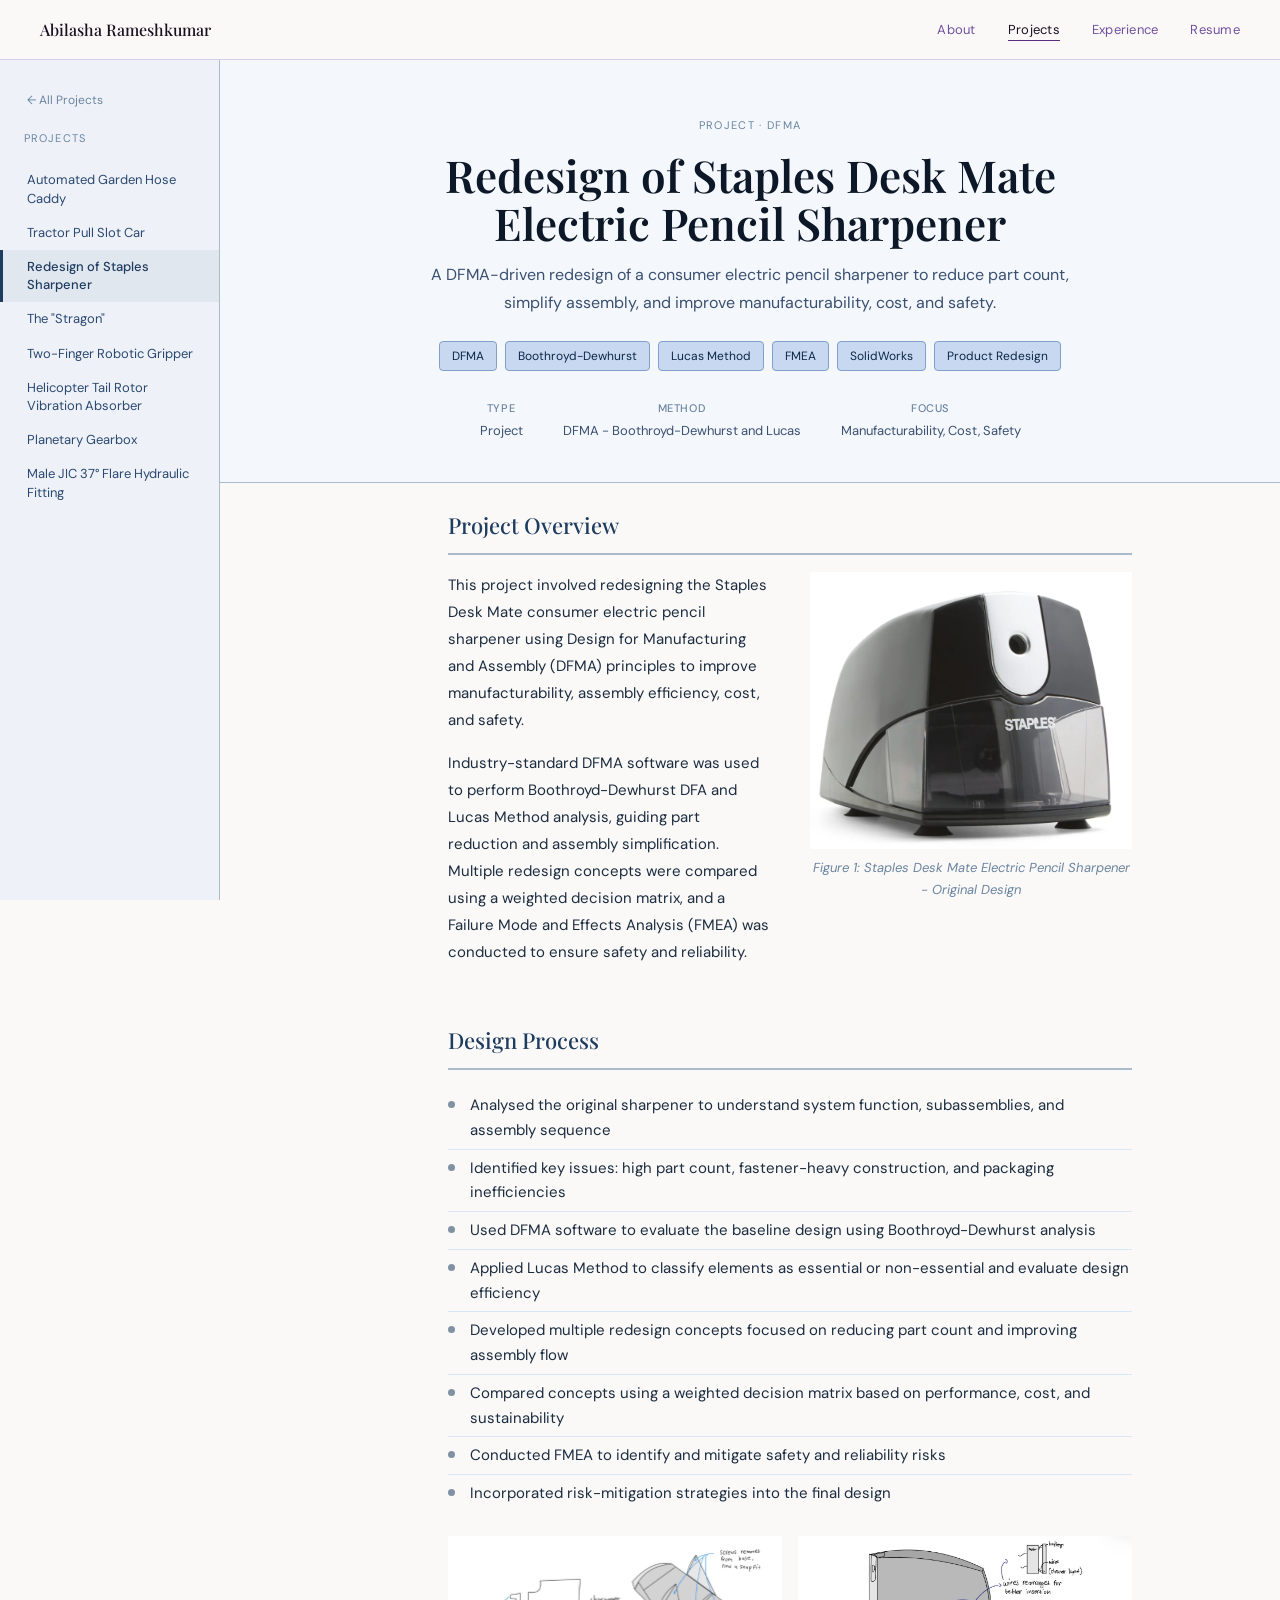
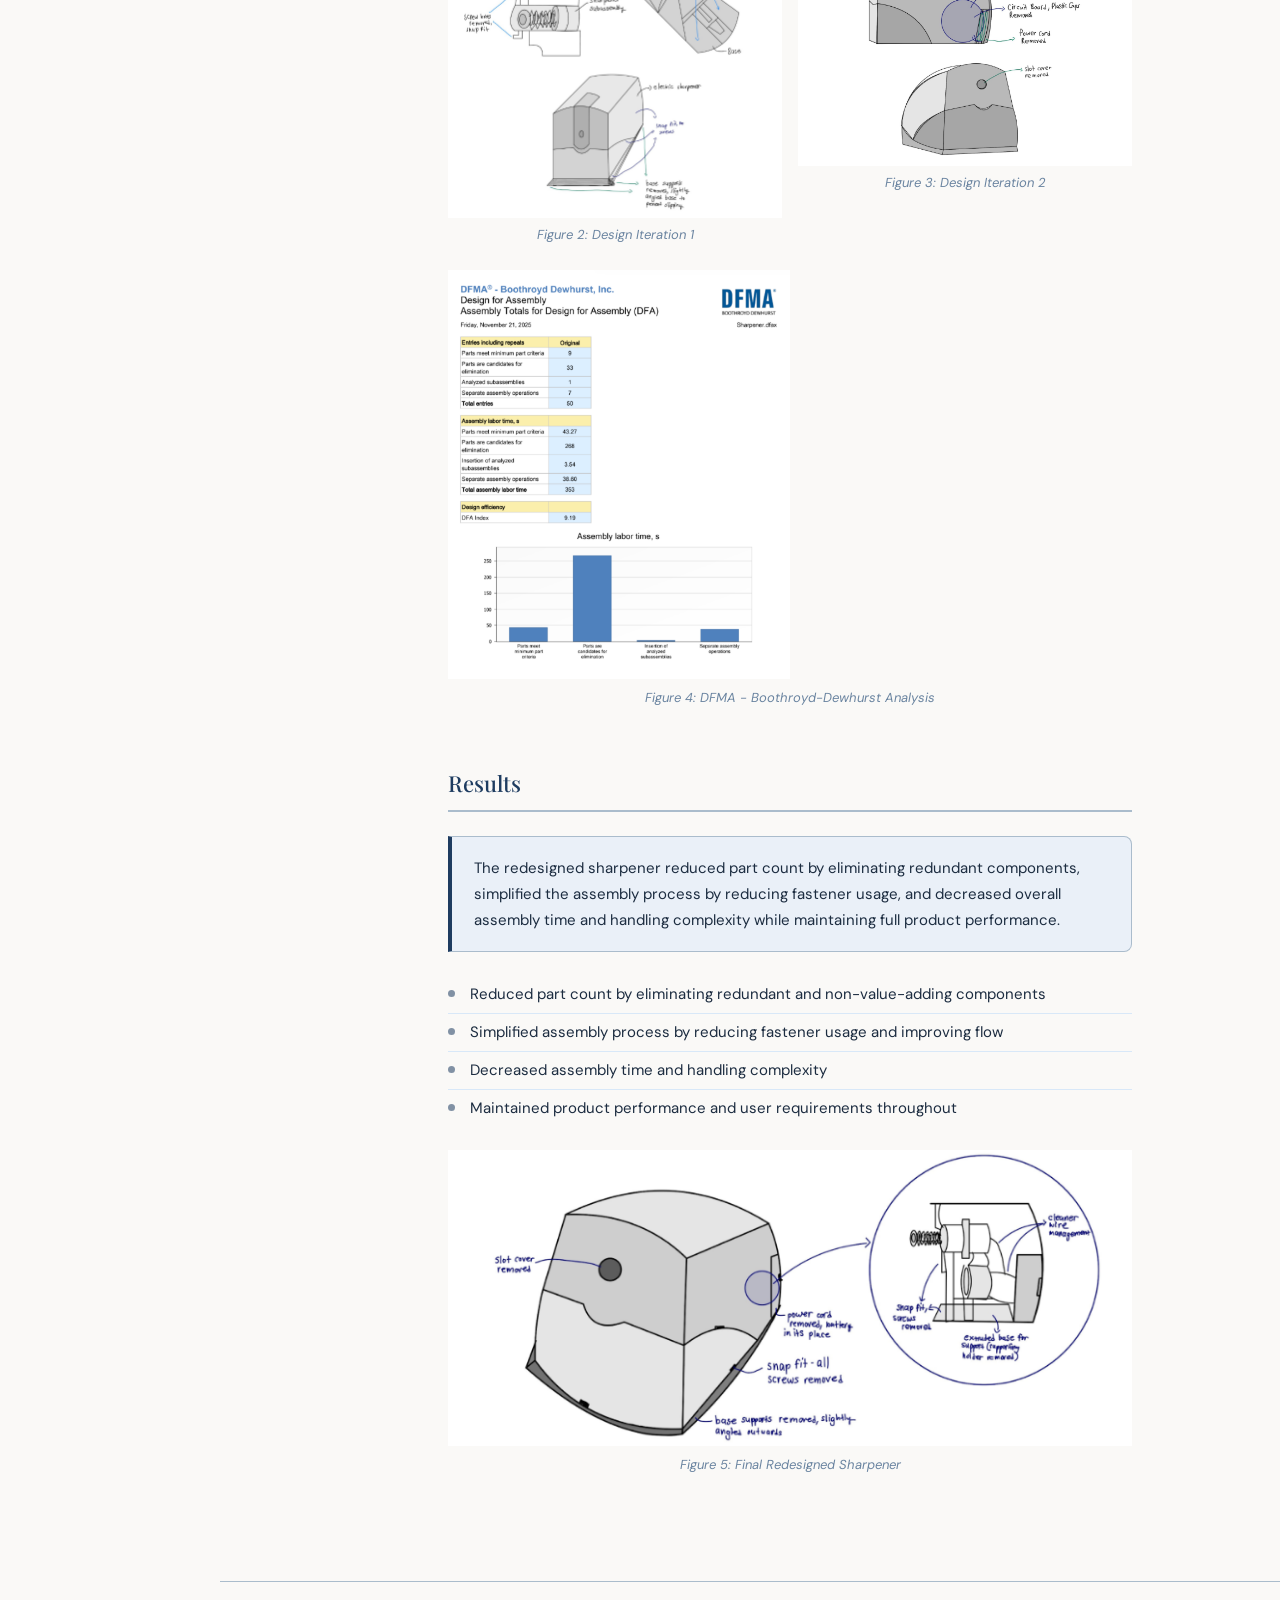
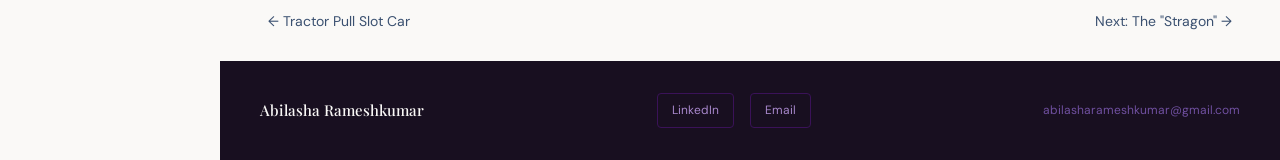
<file: project-sharpener.html>
<!DOCTYPE html>
<html lang="en">
<head>
<meta charset="UTF-8">
<meta name="viewport" content="width=device-width, initial-scale=1.0">
<title>Redesign of Staples Sharpener - Abilasha Rameshkumar</title>
<link rel="stylesheet" href="style.css">
<link rel="stylesheet" href="project-style.css">
</head>
<body class="scheme-bluegrey">
<nav>
  <a href="index.html" class="nav-name">Abilasha Rameshkumar</a>
  <ul class="nav-links">
    <li><a href="index.html">About</a></li>
    <li><a href="projects.html" class="active">Projects</a></li>
    <li><a href="experience.html">Experience</a></li>
    <li><a href="resume.html">Resume</a></li>
  </ul>
</nav>

<div class="proj-layout scheme-bluegrey">
  <aside class="proj-sidebar">
    <a href="projects.html" class="back-link">← All Projects</a>
    <div class="proj-sidebar-title">Projects</div>
    <a href="project-capstone.html">Automated Garden Hose Caddy</a>
    <a href="project-tractor.html">Tractor Pull Slot Car</a>
    <a href="project-sharpener.html" class="active">Redesign of Staples Sharpener</a>
    <a href="project-stragon.html">The "Stragon"</a>
    <a href="project-gripper.html">Two-Finger Robotic Gripper</a>
    <a href="project-vibration.html">Helicopter Tail Rotor Vibration Absorber</a>
    <a href="project-gearbox.html">Planetary Gearbox</a>
    <a href="project-jic-fitting.html">Male JIC 37° Flare Hydraulic Fitting</a>
  </aside>

  <div class="proj-main">
    <div class="proj-page-hero">
      <div class="section-eyebrow">Project · DFMA</div>
      <h1 class="proj-page-title">Redesign of Staples Desk Mate<br>Electric Pencil Sharpener</h1>
      <p class="proj-page-sub">A DFMA-driven redesign of a consumer electric pencil sharpener to reduce part count, simplify assembly, and improve manufacturability, cost, and safety.</p>
      <div class="proj-page-tags">
        <span class="proj-page-tag">DFMA</span>
        <span class="proj-page-tag">Boothroyd-Dewhurst</span>
        <span class="proj-page-tag">Lucas Method</span>
        <span class="proj-page-tag">FMEA</span>
        <span class="proj-page-tag">SolidWorks</span>
        <span class="proj-page-tag">Product Redesign</span>
      </div>
      <div class="proj-meta-row">
        <div class="proj-meta-item"><strong>Type</strong>Project</div>
        <div class="proj-meta-item"><strong>Method</strong>DFMA - Boothroyd-Dewhurst and Lucas</div>
        <div class="proj-meta-item"><strong>Focus</strong>Manufacturability, Cost, Safety</div>
      </div>
    </div>

    <div class="proj-content">

      <div class="proj-section">
        <div class="proj-section-title">Project Overview</div>
        <div class="proj-two-col">
          <div>
            <p class="proj-body-text">This project involved redesigning the Staples Desk Mate consumer electric pencil sharpener using Design for Manufacturing and Assembly (DFMA) principles to improve manufacturability, assembly efficiency, cost, and safety.</p>
            <p class="proj-body-text">Industry-standard DFMA software was used to perform Boothroyd-Dewhurst DFA and Lucas Method analysis, guiding part reduction and assembly simplification. Multiple redesign concepts were compared using a weighted decision matrix, and a Failure Mode and Effects Analysis (FMEA) was conducted to ensure safety and reliability.</p>
          </div>
          <div>
            <figure style="margin:0;">
              <img src="SH 1.png" alt="Staples Desk Mate Electric Pencil Sharpener" style="width:100%;height:auto;display:block;object-fit:contain;">
              <figcaption style="font-size:13px;color:var(--ps-muted);margin-top:8px;text-align:center;font-style:italic;">Figure 1: Staples Desk Mate Electric Pencil Sharpener - Original Design</figcaption>
            </figure>
          </div>
        </div>
      </div>

      <div class="proj-section">
        <div class="proj-section-title">Design Process</div>
        <ul class="proj-bullets">
          <li>Analysed the original sharpener to understand system function, subassemblies, and assembly sequence</li>
          <li>Identified key issues: high part count, fastener-heavy construction, and packaging inefficiencies</li>
          <li>Used DFMA software to evaluate the baseline design using Boothroyd-Dewhurst analysis</li>
          <li>Applied Lucas Method to classify elements as essential or non-essential and evaluate design efficiency</li>
          <li>Developed multiple redesign concepts focused on reducing part count and improving assembly flow</li>
          <li>Compared concepts using a weighted decision matrix based on performance, cost, and sustainability</li>
          <li>Conducted FMEA to identify and mitigate safety and reliability risks</li>
          <li>Incorporated risk-mitigation strategies into the final design</li>
        </ul>

        <div class="proj-img-grid two-col" style="margin-top:1.5rem;">
          <figure style="margin:0;">
            <img src="SH I1.png" alt="Design Iteration 1" style="width:100%;height:auto;display:block;object-fit:contain;">
            <figcaption style="font-size:13px;color:var(--ps-muted);margin-top:6px;text-align:center;font-style:italic;">Figure 2: Design Iteration 1</figcaption>
          </figure>
          <figure style="margin:0;">
            <img src="SH I2.png" alt="Design Iteration 2" style="width:100%;height:auto;display:block;object-fit:contain;">
            <figcaption style="font-size:13px;color:var(--ps-muted);margin-top:6px;text-align:center;font-style:italic;">Figure 3: Design Iteration 2</figcaption>
          </figure>
        </div>

        <figure style="margin:1.5rem 0 0;">
          <img src="SHDFMA.png" alt="DFMA Analysis" style="width:50%;height:auto;align:center;display:block;object-fit:contain;">
          <figcaption style="font-size:13px;color:var(--ps-muted);margin-top:8px;text-align:center;font-style:italic;">Figure 4: DFMA - Boothroyd-Dewhurst Analysis</figcaption>
        </figure>
      </div>

      <div class="proj-section">
        <div class="proj-section-title">Results</div>
        <div class="proj-highlight-box"><p>The redesigned sharpener reduced part count by eliminating redundant components, simplified the assembly process by reducing fastener usage, and decreased overall assembly time and handling complexity while maintaining full product performance.</p></div>
        <ul class="proj-bullets">
          <li>Reduced part count by eliminating redundant and non-value-adding components</li>
          <li>Simplified assembly process by reducing fastener usage and improving flow</li>
          <li>Decreased assembly time and handling complexity</li>
          <li>Maintained product performance and user requirements throughout</li>
        </ul>
        <figure style="margin:1.5rem 0 0;">
          <img src="SH F.png" alt="Final Redesigned Sharpener" style="width:100%;height:auto;display:block;object-fit:contain;">
          <figcaption style="font-size:13px;color:var(--ps-muted);margin-top:8px;text-align:center;font-style:italic;">Figure 5: Final Redesigned Sharpener</figcaption>
        </figure>
      </div>

    </div>

    <div class="proj-nav-footer">
      <a href="project-tractor.html" class="proj-nav-btn">← Tractor Pull Slot Car</a>
      <a href="project-stragon.html" class="proj-nav-btn">Next: The "Stragon" →</a>
    </div>

    <footer>
      <span class="footer-name">Abilasha Rameshkumar</span>
      <div class="footer-links"><a href="https://www.linkedin.com/in/abilasha-rameshkumar" target="_blank">LinkedIn</a><a href="mailto:abilasharameshkumar@gmail.com">Email</a></div>
      <span class="footer-email">abilasharameshkumar@gmail.com</span>
    </footer>
  </div>
</div>
</body>
</html>
</file>
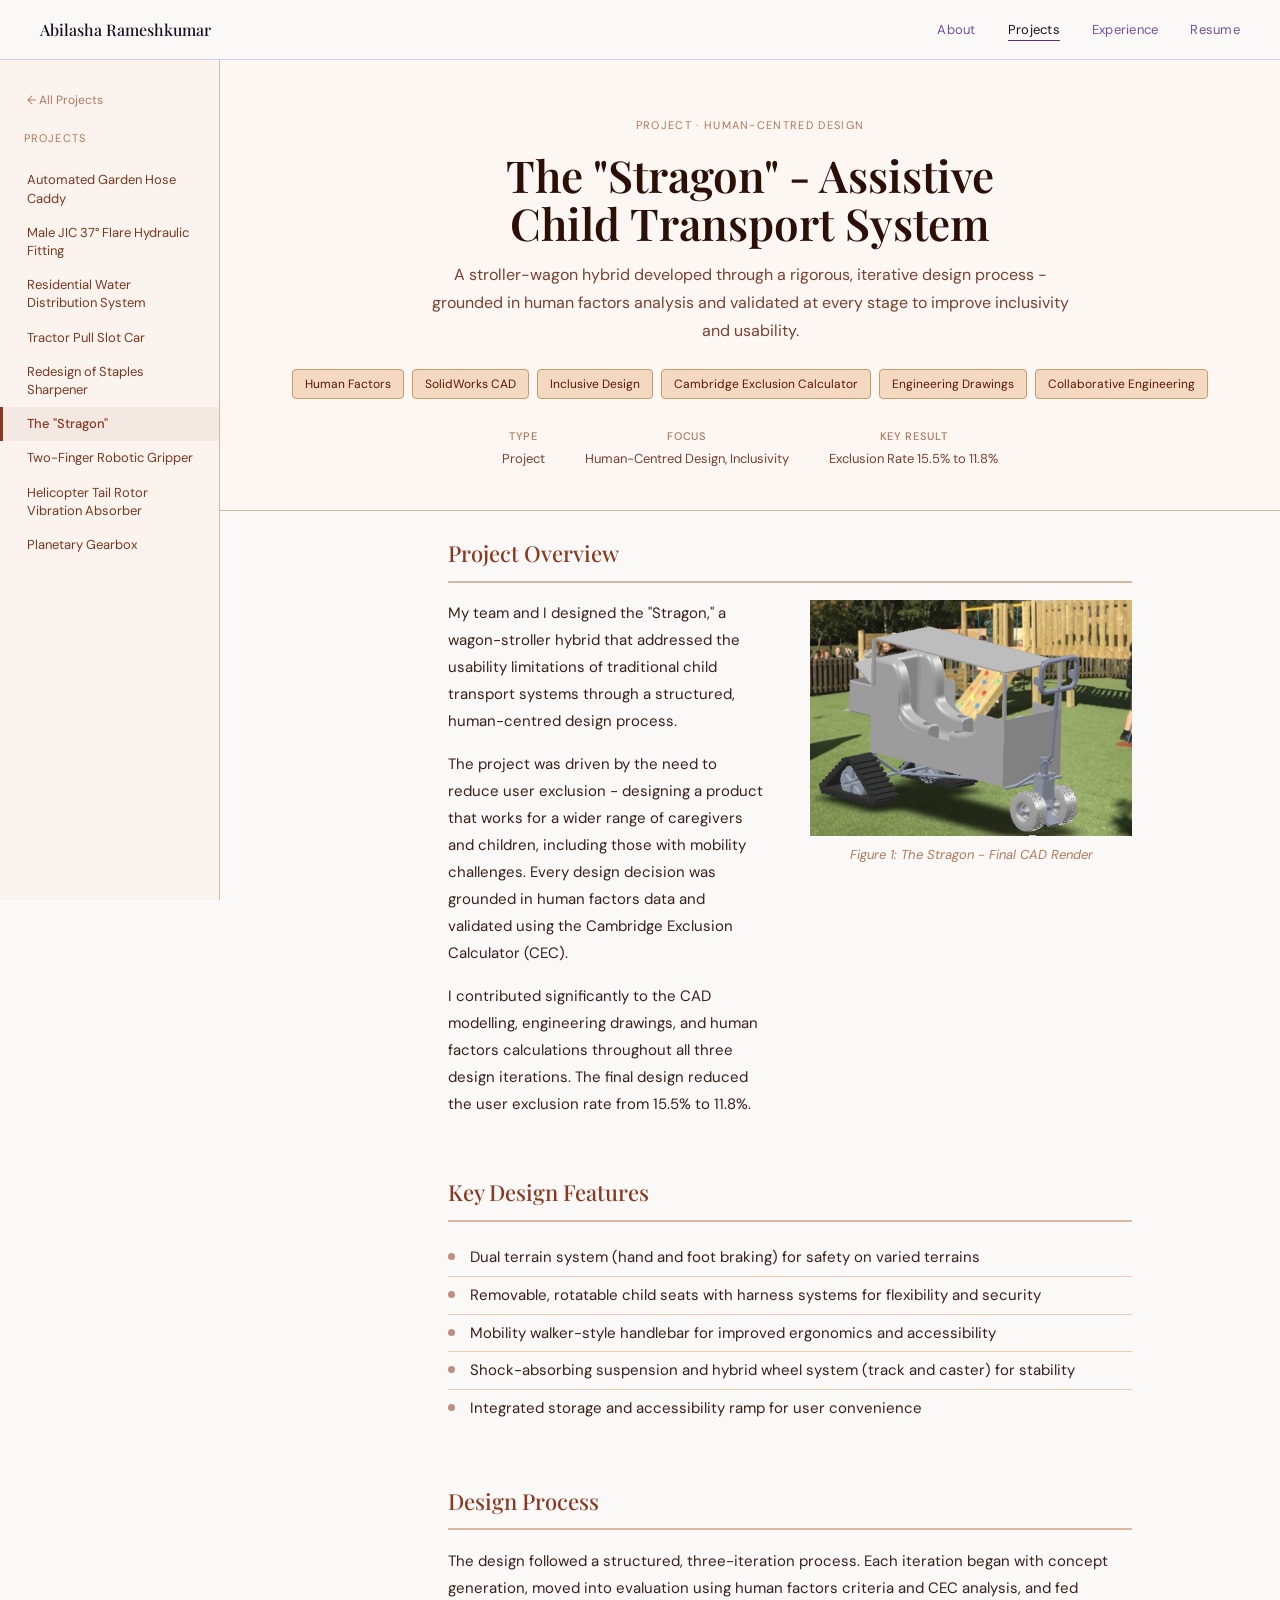
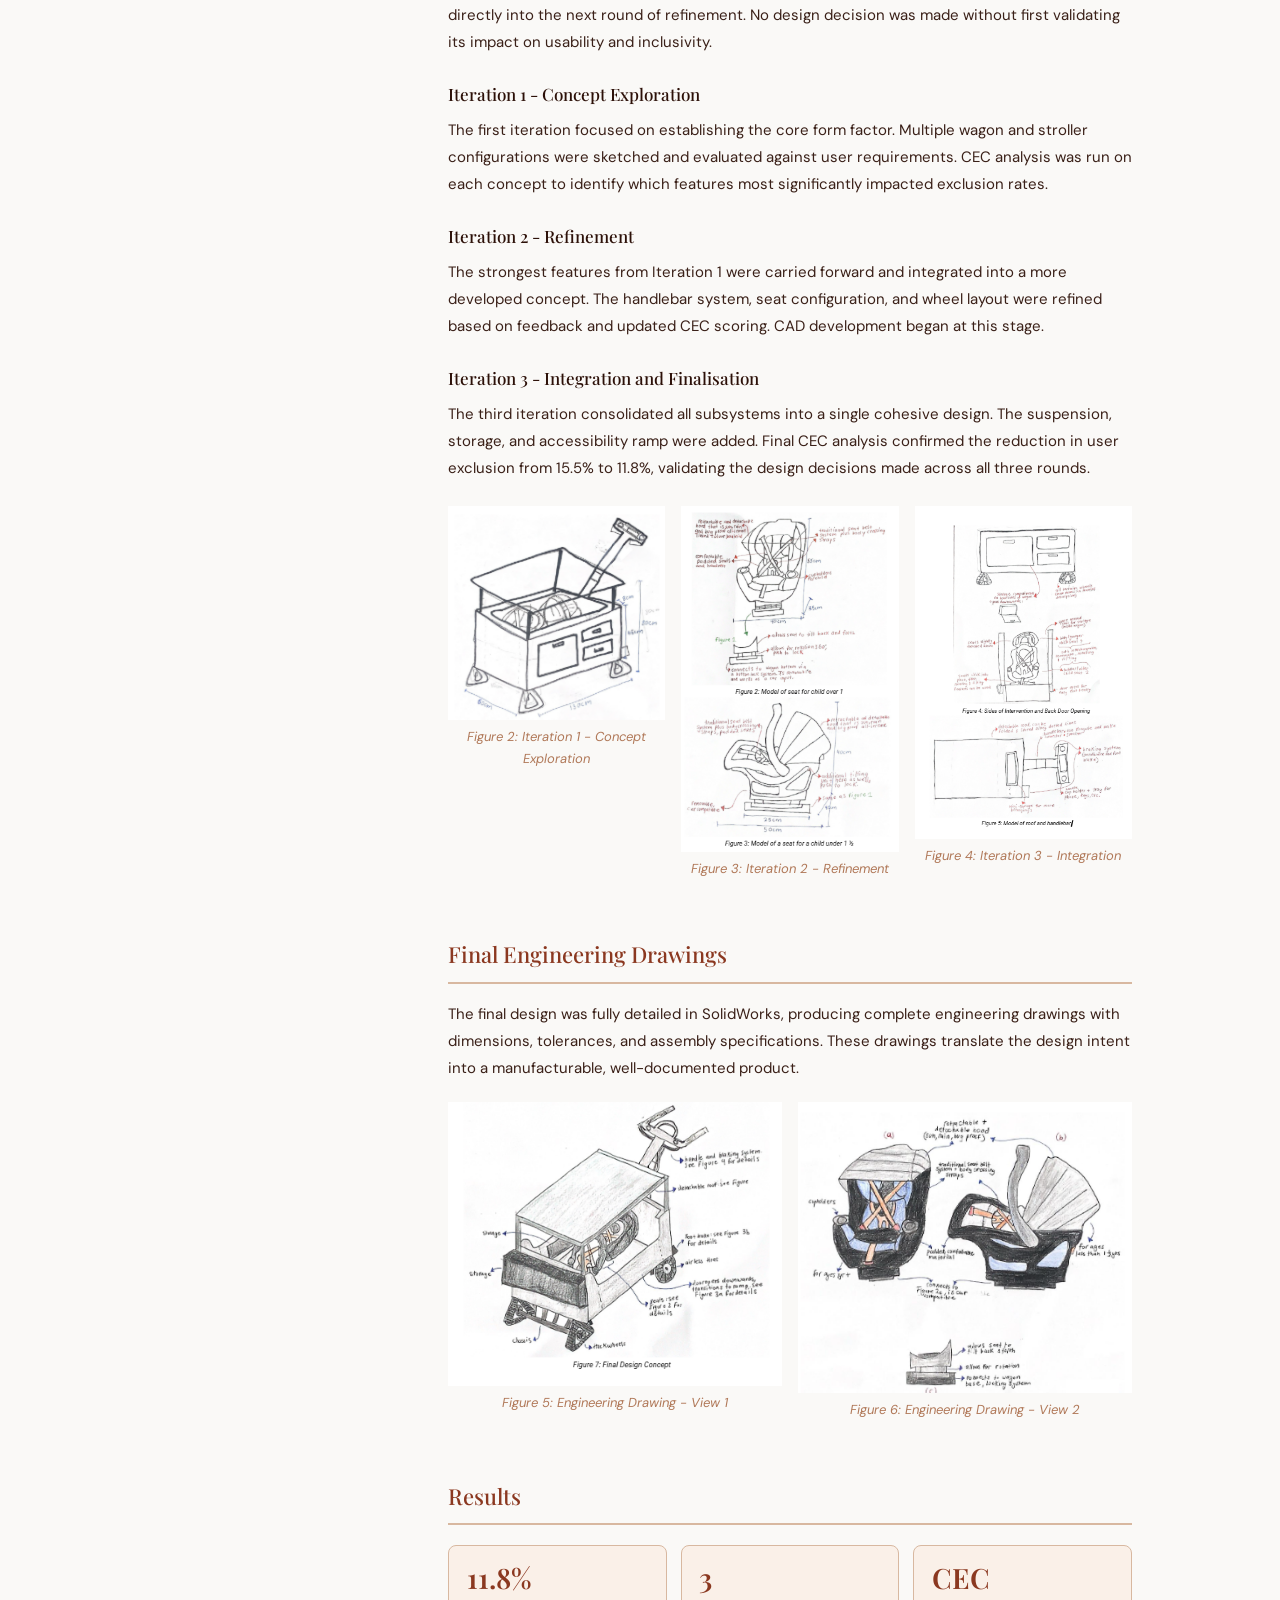
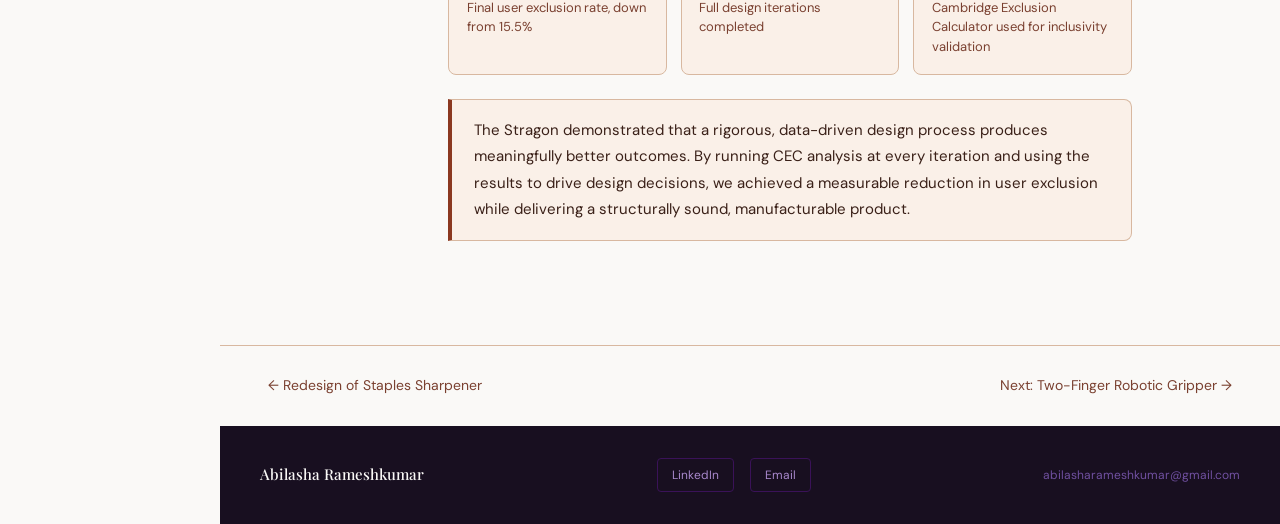
<file: project-stragon.html>
<!DOCTYPE html>
<html lang="en">
<head>
<meta charset="UTF-8">
<meta name="viewport" content="width=device-width, initial-scale=1.0">
<title>The Stragon - Abilasha Rameshkumar</title>
<link rel="stylesheet" href="style.css">
<link rel="stylesheet" href="project-style.css">
</head>
<body class="scheme-terracotta">
<nav>
  <a href="index.html" class="nav-name">Abilasha Rameshkumar</a>
  <ul class="nav-links">
    <li><a href="index.html">About</a></li>
    <li><a href="projects.html" class="active">Projects</a></li>
    <li><a href="experience.html">Experience</a></li>
    <li><a href="resume.html">Resume</a></li>
  </ul>
</nav>

<div class="proj-layout scheme-terracotta">
  <aside class="proj-sidebar">
    <a href="projects.html" class="back-link">← All Projects</a>
    <div class="proj-sidebar-title">Projects</div>
    <a href="project-capstone.html">Automated Garden Hose Caddy</a>
    <a href="project-jic-fitting.html">Male JIC 37° Flare Hydraulic Fitting</a>
    <a href="project-water-system.html">Residential Water Distribution System</a>
    <a href="project-tractor.html">Tractor Pull Slot Car</a>
    <a href="project-sharpener.html">Redesign of Staples Sharpener</a>
    <a href="project-stragon.html" class="active">The "Stragon"</a>
    <a href="project-gripper.html">Two-Finger Robotic Gripper</a>
    <a href="project-vibration.html">Helicopter Tail Rotor Vibration Absorber</a>
    <a href="project-gearbox.html">Planetary Gearbox</a>
  </aside>

  <div class="proj-main">
    <div class="proj-page-hero">
      <div class="section-eyebrow">Project · Human-Centred Design</div>
      <h1 class="proj-page-title">The "Stragon" - Assistive<br>Child Transport System</h1>
      <p class="proj-page-sub">A stroller-wagon hybrid developed through a rigorous, iterative design process - grounded in human factors analysis and validated at every stage to improve inclusivity and usability.</p>
      <div class="proj-page-tags">
        <span class="proj-page-tag">Human Factors</span>
        <span class="proj-page-tag">SolidWorks CAD</span>
        <span class="proj-page-tag">Inclusive Design</span>
        <span class="proj-page-tag">Cambridge Exclusion Calculator</span>
        <span class="proj-page-tag">Engineering Drawings</span>
        <span class="proj-page-tag">Collaborative Engineering</span>
      </div>
      <div class="proj-meta-row">
        <div class="proj-meta-item"><strong>Type</strong>Project</div>
        <div class="proj-meta-item"><strong>Focus</strong>Human-Centred Design, Inclusivity</div>
        <div class="proj-meta-item"><strong>Key Result</strong>Exclusion Rate 15.5% to 11.8%</div>
      </div>
    </div>

    <div class="proj-content">

      <div class="proj-section">
        <div class="proj-section-title">Project Overview</div>
        <div class="proj-two-col">
          <div>
            <p class="proj-body-text">My team and I designed the "Stragon," a wagon-stroller hybrid that addressed the usability limitations of traditional child transport systems through a structured, human-centred design process.</p>
            <p class="proj-body-text">The project was driven by the need to reduce user exclusion - designing a product that works for a wider range of caregivers and children, including those with mobility challenges. Every design decision was grounded in human factors data and validated using the Cambridge Exclusion Calculator (CEC).</p>
            <p class="proj-body-text">I contributed significantly to the CAD modelling, engineering drawings, and human factors calculations throughout all three design iterations. The final design reduced the user exclusion rate from 15.5% to 11.8%.</p>
          </div>
          <div>
            <figure style="margin:0;">
              <img src="STRA1.png" alt="The Stragon - Final CAD Render" style="width:100%;height:auto;display:block;object-fit:contain;">
              <figcaption style="font-size:13px;color:var(--ps-muted);margin-top:8px;text-align:center;font-style:italic;">Figure 1: The Stragon - Final CAD Render</figcaption>
            </figure>
          </div>
        </div>
      </div>

      <div class="proj-section">
        <div class="proj-section-title">Key Design Features</div>
        <ul class="proj-bullets">
          <li>Dual terrain system (hand and foot braking) for safety on varied terrains</li>
          <li>Removable, rotatable child seats with harness systems for flexibility and security</li>
          <li>Mobility walker-style handlebar for improved ergonomics and accessibility</li>
          <li>Shock-absorbing suspension and hybrid wheel system (track and caster) for stability</li>
          <li>Integrated storage and accessibility ramp for user convenience</li>
        </ul>
      </div>

      <div class="proj-section">
        <div class="proj-section-title">Design Process</div>
        <p class="proj-body-text">The design followed a structured, three-iteration process. Each iteration began with concept generation, moved into evaluation using human factors criteria and CEC analysis, and fed directly into the next round of refinement. No design decision was made without first validating its impact on usability and inclusivity.</p>

        <h3 style="font-family:var(--serif);font-size:17px;color:var(--ps-heading);margin:1.5rem 0 0.5rem;font-weight:500;">Iteration 1 - Concept Exploration</h3>
        <p class="proj-body-text">The first iteration focused on establishing the core form factor. Multiple wagon and stroller configurations were sketched and evaluated against user requirements. CEC analysis was run on each concept to identify which features most significantly impacted exclusion rates.</p>

        <h3 style="font-family:var(--serif);font-size:17px;color:var(--ps-heading);margin:1.5rem 0 0.5rem;font-weight:500;">Iteration 2 - Refinement</h3>
        <p class="proj-body-text">The strongest features from Iteration 1 were carried forward and integrated into a more developed concept. The handlebar system, seat configuration, and wheel layout were refined based on feedback and updated CEC scoring. CAD development began at this stage.</p>

        <h3 style="font-family:var(--serif);font-size:17px;color:var(--ps-heading);margin:1.5rem 0 0.5rem;font-weight:500;">Iteration 3 - Integration and Finalisation</h3>
        <p class="proj-body-text">The third iteration consolidated all subsystems into a single cohesive design. The suspension, storage, and accessibility ramp were added. Final CEC analysis confirmed the reduction in user exclusion from 15.5% to 11.8%, validating the design decisions made across all three rounds.</p>

        <div class="proj-img-grid three-col" style="margin-top:1.5rem;">
          <figure style="margin:0;">
            <img src="STRA I1.png" alt="Design Iteration 1" style="width:100%;height:auto;display:block;object-fit:contain;">
            <figcaption style="font-size:13px;color:var(--ps-muted);margin-top:6px;text-align:center;font-style:italic;">Figure 2: Iteration 1 - Concept Exploration</figcaption>
          </figure>
          <figure style="margin:0;">
            <img src="STRA I2.png" alt="Design Iteration 2" style="width:100%;height:auto;display:block;object-fit:contain;">
            <figcaption style="font-size:13px;color:var(--ps-muted);margin-top:6px;text-align:center;font-style:italic;">Figure 3: Iteration 2 - Refinement</figcaption>
          </figure>
          <figure style="margin:0;">
            <img src="STRA I3.png" alt="Design Iteration 3" style="width:100%;height:auto;display:block;object-fit:contain;">
            <figcaption style="font-size:13px;color:var(--ps-muted);margin-top:6px;text-align:center;font-style:italic;">Figure 4: Iteration 3 - Integration</figcaption>
          </figure>
        </div>
      </div>

      <div class="proj-section">
        <div class="proj-section-title">Final Engineering Drawings</div>
        <p class="proj-body-text">The final design was fully detailed in SolidWorks, producing complete engineering drawings with dimensions, tolerances, and assembly specifications. These drawings translate the design intent into a manufacturable, well-documented product.</p>
        <div class="proj-img-grid two-col" style="margin-top:1.25rem;">
          <figure style="margin:0;">
            <img src="STRA 2.png" alt="Engineering Drawing 1" style="width:100%;height:auto;display:block;object-fit:contain;">
            <figcaption style="font-size:13px;color:var(--ps-muted);margin-top:6px;text-align:center;font-style:italic;">Figure 5: Engineering Drawing - View 1</figcaption>
          </figure>
          <figure style="margin:0;">
            <img src="STRA 3.png" alt="Engineering Drawing 2" style="width:100%;height:auto;display:block;object-fit:contain;">
            <figcaption style="font-size:13px;color:var(--ps-muted);margin-top:6px;text-align:center;font-style:italic;">Figure 6: Engineering Drawing - View 2</figcaption>
          </figure>
        </div>
      </div>

      <div class="proj-section">
        <div class="proj-section-title">Results</div>
        <div class="proj-result-grid">
          <div class="proj-result-card"><div class="num">11.8%</div><div class="desc">Final user exclusion rate, down from 15.5%</div></div>
          <div class="proj-result-card"><div class="num">3</div><div class="desc">Full design iterations completed</div></div>
          <div class="proj-result-card"><div class="num">CEC</div><div class="desc">Cambridge Exclusion Calculator used for inclusivity validation</div></div>
        </div>
        <div class="proj-highlight-box" style="margin-top:1.5rem;"><p>The Stragon demonstrated that a rigorous, data-driven design process produces meaningfully better outcomes. By running CEC analysis at every iteration and using the results to drive design decisions, we achieved a measurable reduction in user exclusion while delivering a structurally sound, manufacturable product.</p></div>
      </div>

    </div>

    <div class="proj-nav-footer">
      <a href="project-sharpener.html" class="proj-nav-btn">← Redesign of Staples Sharpener</a>
      <a href="project-gripper.html" class="proj-nav-btn">Next: Two-Finger Robotic Gripper →</a>
    </div>

    <footer>
      <span class="footer-name">Abilasha Rameshkumar</span>
      <div class="footer-links"><a href="https://www.linkedin.com/in/abilasha-rameshkumar" target="_blank">LinkedIn</a><a href="mailto:abilasharameshkumar@gmail.com">Email</a></div>
      <span class="footer-email">abilasharameshkumar@gmail.com</span>
    </footer>
  </div>
</div>
</body>
</html>
</file>
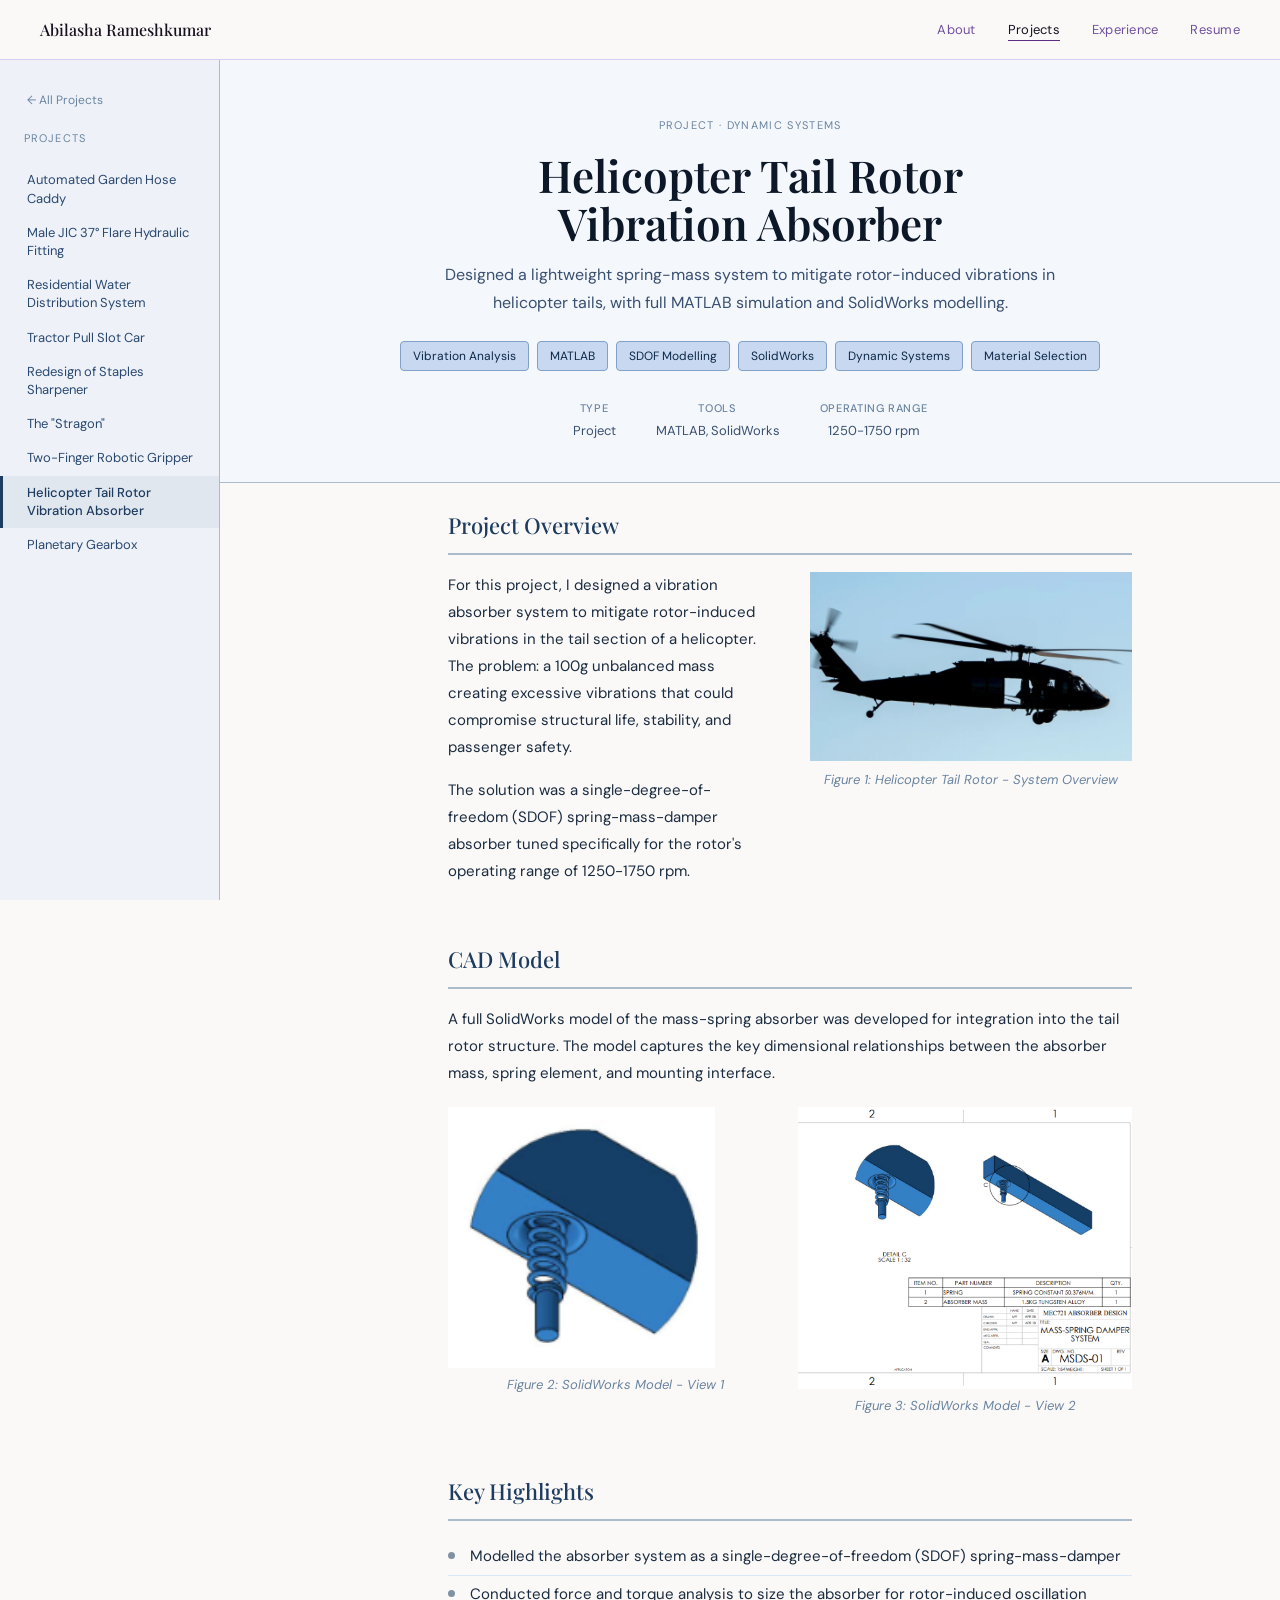
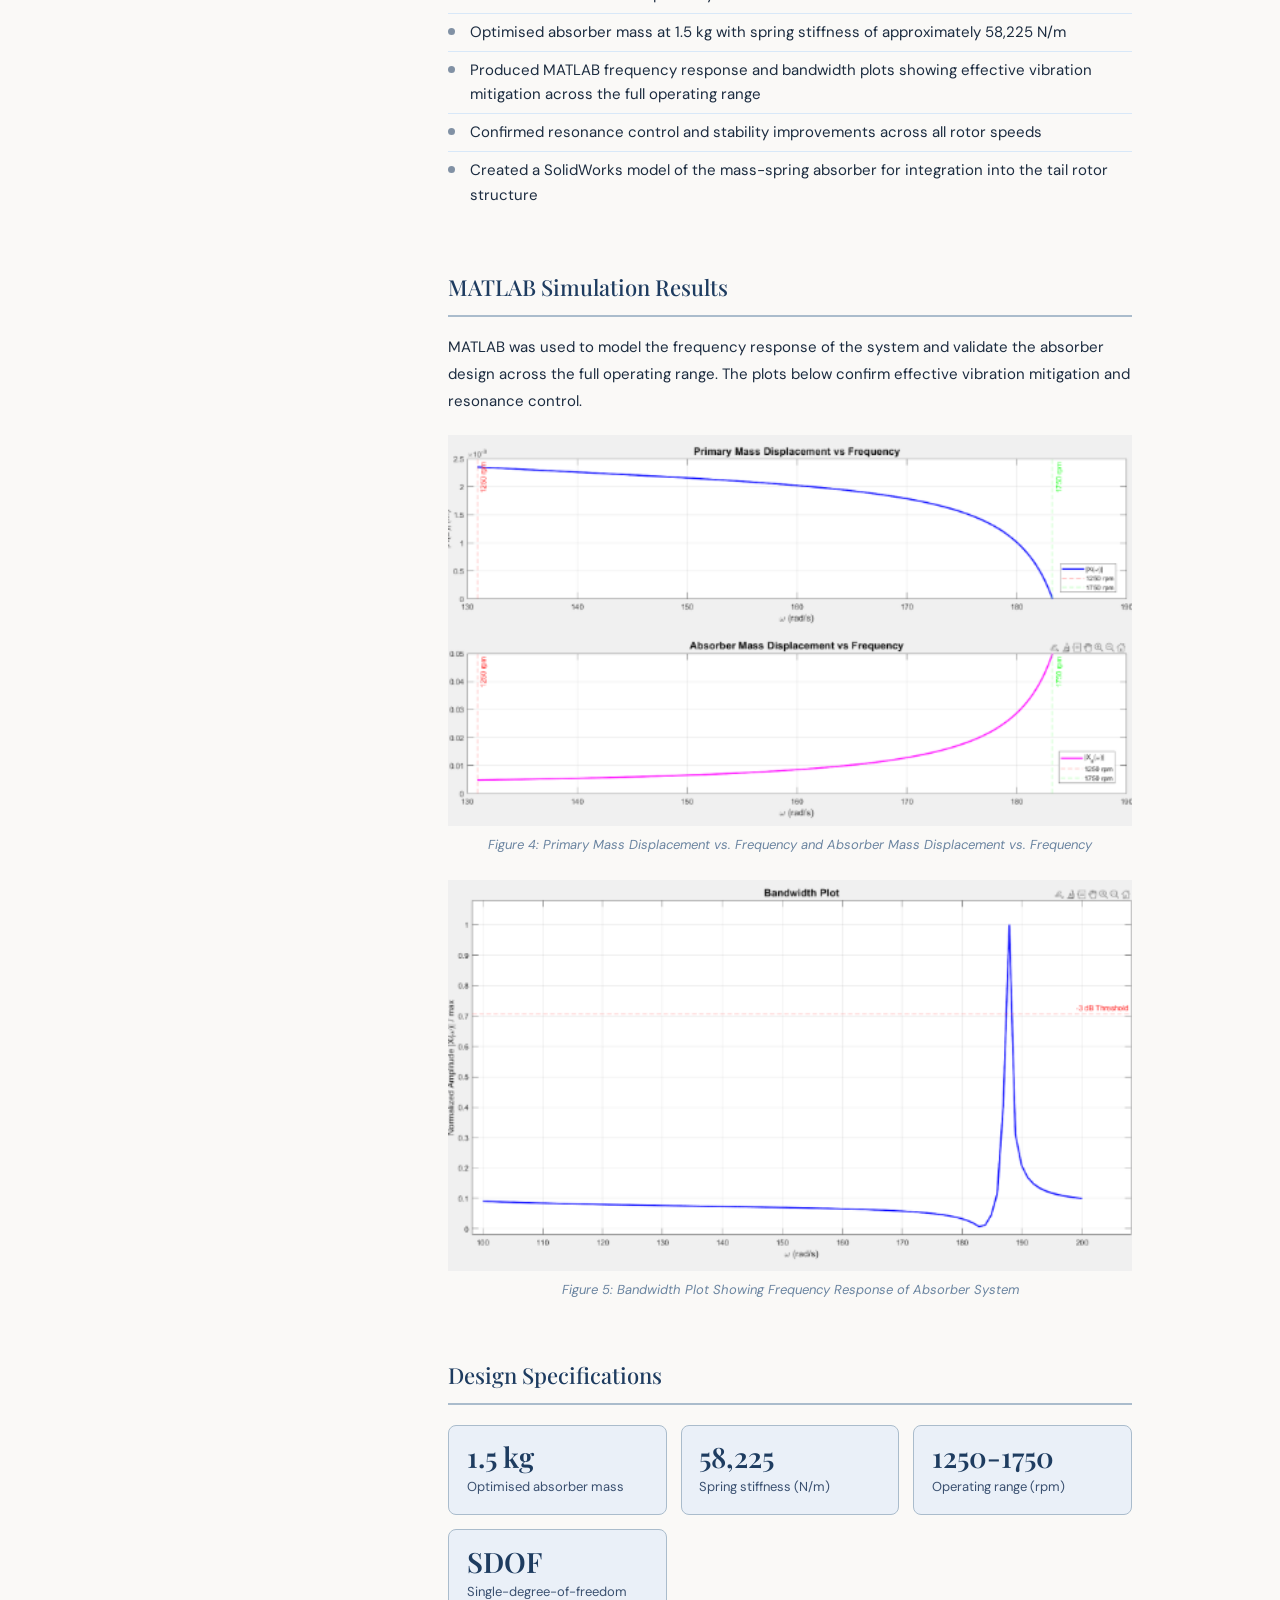
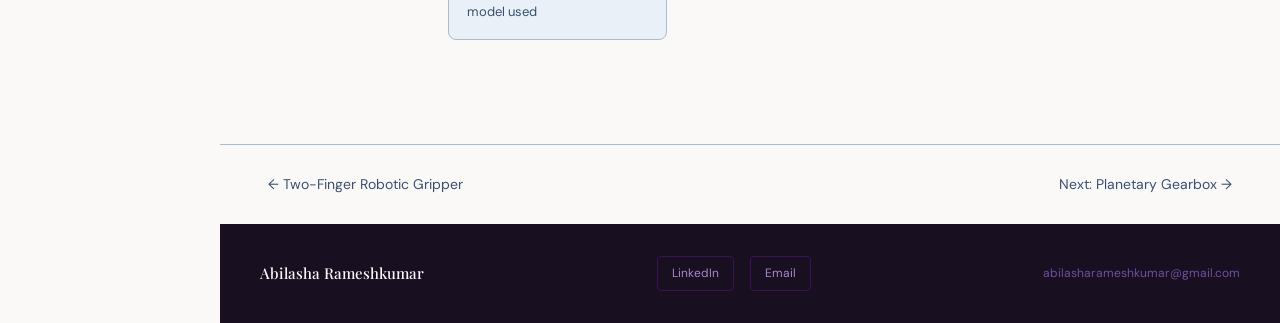
<file: project-vibration.html>
<!DOCTYPE html>
<html lang="en">
<head>
<meta charset="UTF-8">
<meta name="viewport" content="width=device-width, initial-scale=1.0">
<title>Helicopter Tail Rotor Vibration Absorber - Abilasha Rameshkumar</title>
<link rel="stylesheet" href="style.css">
<link rel="stylesheet" href="project-style.css">
</head>
<body class="scheme-bluegrey">
<nav>
  <a href="index.html" class="nav-name">Abilasha Rameshkumar</a>
  <ul class="nav-links">
    <li><a href="index.html">About</a></li>
    <li><a href="projects.html" class="active">Projects</a></li>
    <li><a href="experience.html">Experience</a></li>
    <li><a href="resume.html">Resume</a></li>
  </ul>
</nav>

<div class="proj-layout scheme-bluegrey">
  <aside class="proj-sidebar">
    <a href="projects.html" class="back-link">← All Projects</a>
    <div class="proj-sidebar-title">Projects</div>
    <a href="project-capstone.html">Automated Garden Hose Caddy</a>
    <a href="project-jic-fitting.html">Male JIC 37° Flare Hydraulic Fitting</a>
    <a href="project-water-system.html">Residential Water Distribution System</a>
    <a href="project-tractor.html">Tractor Pull Slot Car</a>
    <a href="project-sharpener.html">Redesign of Staples Sharpener</a>
    <a href="project-stragon.html">The "Stragon"</a>
    <a href="project-gripper.html">Two-Finger Robotic Gripper</a>
    <a href="project-vibration.html" class = "active">Helicopter Tail Rotor Vibration Absorber</a>
    <a href="project-gearbox.html">Planetary Gearbox</a>
  </aside>

  <div class="proj-main">
    <div class="proj-page-hero">
      <div class="section-eyebrow">Project · Dynamic Systems</div>
      <h1 class="proj-page-title">Helicopter Tail Rotor<br>Vibration Absorber</h1>
      <p class="proj-page-sub">Designed a lightweight spring-mass system to mitigate rotor-induced vibrations in helicopter tails, with full MATLAB simulation and SolidWorks modelling.</p>
      <div class="proj-page-tags">
        <span class="proj-page-tag">Vibration Analysis</span>
        <span class="proj-page-tag">MATLAB</span>
        <span class="proj-page-tag">SDOF Modelling</span>
        <span class="proj-page-tag">SolidWorks</span>
        <span class="proj-page-tag">Dynamic Systems</span>
        <span class="proj-page-tag">Material Selection</span>
      </div>
      <div class="proj-meta-row">
        <div class="proj-meta-item"><strong>Type</strong>Project</div>
        <div class="proj-meta-item"><strong>Tools</strong>MATLAB, SolidWorks</div>
        <div class="proj-meta-item"><strong>Operating Range</strong>1250-1750 rpm</div>
      </div>
    </div>

    <div class="proj-content">

      <div class="proj-section">
        <div class="proj-section-title">Project Overview</div>
        <div class="proj-two-col">
          <div>
            <p class="proj-body-text">For this project, I designed a vibration absorber system to mitigate rotor-induced vibrations in the tail section of a helicopter. The problem: a 100g unbalanced mass creating excessive vibrations that could compromise structural life, stability, and passenger safety.</p>
            <p class="proj-body-text">The solution was a single-degree-of-freedom (SDOF) spring-mass-damper absorber tuned specifically for the rotor's operating range of 1250-1750 rpm.</p>
          </div>
          <div>
            <figure style="margin:0;">
              <img src="heli3.png" alt="Helicopter - Tail Rotor" style="width:100%;height:auto;display:block;object-fit:contain;">
              <figcaption style="font-size:13px;color:var(--ps-muted);margin-top:8px;text-align:center;font-style:italic;">Figure 1: Helicopter Tail Rotor - System Overview</figcaption>
            </figure>
          </div>
        </div>
      </div>

      <div class="proj-section">
        <div class="proj-section-title">CAD Model</div>
        <p class="proj-body-text">A full SolidWorks model of the mass-spring absorber was developed for integration into the tail rotor structure. The model captures the key dimensional relationships between the absorber mass, spring element, and mounting interface.</p>
        <div class="proj-img-grid two-col" style="margin-top:1.25rem;">
          <figure style="margin:0;">
            <img src="heli1.png" alt="Vibration Absorber CAD - View 1" style="width:80%;height:auto;display:block;object-fit:contain;">
            <figcaption style="font-size:13px;color:var(--ps-muted);margin-top:6px;text-align:center;font-style:italic;">Figure 2: SolidWorks Model - View 1</figcaption>
          </figure>
          <figure style="margin:0;">
            <img src="heli2.png" alt="Vibration Absorber CAD - View 2" style="width:100%;height:auto;display:block;object-fit:contain;">
            <figcaption style="font-size:13px;color:var(--ps-muted);margin-top:6px;text-align:center;font-style:italic;">Figure 3: SolidWorks Model - View 2</figcaption>
          </figure>
        </div>
      </div>

      <div class="proj-section">
        <div class="proj-section-title">Key Highlights</div>
        <ul class="proj-bullets">
          <li>Modelled the absorber system as a single-degree-of-freedom (SDOF) spring-mass-damper</li>
          <li>Conducted force and torque analysis to size the absorber for rotor-induced oscillation</li>
          <li>Optimised absorber mass at 1.5 kg with spring stiffness of approximately 58,225 N/m</li>
          <li>Produced MATLAB frequency response and bandwidth plots showing effective vibration mitigation across the full operating range</li>
          <li>Confirmed resonance control and stability improvements across all rotor speeds</li>
          <li>Created a SolidWorks model of the mass-spring absorber for integration into the tail rotor structure</li>
        </ul>
      </div>

      <div class="proj-section">
        <div class="proj-section-title">MATLAB Simulation Results</div>
        <p class="proj-body-text">MATLAB was used to model the frequency response of the system and validate the absorber design across the full operating range. The plots below confirm effective vibration mitigation and resonance control.</p>
        <figure style="margin:1.25rem 0 0;">
          <img src="heli4.png" alt="Primary Mass Displacement vs Frequency and Absorber Mass Displacement vs Frequency" style="width:100%;height:auto;display:block;object-fit:contain;">
          <figcaption style="font-size:13px;color:var(--ps-muted);margin-top:8px;text-align:center;font-style:italic;">Figure 4: Primary Mass Displacement vs. Frequency and Absorber Mass Displacement vs. Frequency</figcaption>
        </figure>
        <figure style="margin:1.5rem 0 0;">
          <img src="heli5.png" alt="Bandwidth Plot" style="width:100%;height:auto;display:block;object-fit:contain;">
          <figcaption style="font-size:13px;color:var(--ps-muted);margin-top:8px;text-align:center;font-style:italic;">Figure 5: Bandwidth Plot Showing Frequency Response of Absorber System</figcaption>
        </figure>
      </div>

      <div class="proj-section">
        <div class="proj-section-title">Design Specifications</div>
        <div class="proj-result-grid">
          <div class="proj-result-card"><div class="num">1.5 kg</div><div class="desc">Optimised absorber mass</div></div>
          <div class="proj-result-card"><div class="num">58,225</div><div class="desc">Spring stiffness (N/m)</div></div>
          <div class="proj-result-card"><div class="num">1250-1750</div><div class="desc">Operating range (rpm)</div></div>
          <div class="proj-result-card"><div class="num">SDOF</div><div class="desc">Single-degree-of-freedom model used</div></div>
        </div>
      </div>

    </div>

    <div class="proj-nav-footer">
      <a href="project-gripper.html" class="proj-nav-btn">← Two-Finger Robotic Gripper</a>
      <a href="project-gearbox.html" class="proj-nav-btn">Next: Planetary Gearbox →</a>
    </div>

    <footer>
      <span class="footer-name">Abilasha Rameshkumar</span>
      <div class="footer-links"><a href="https://www.linkedin.com/in/abilasha-rameshkumar" target="_blank">LinkedIn</a><a href="mailto:abilasharameshkumar@gmail.com">Email</a></div>
      <span class="footer-email">abilasharameshkumar@gmail.com</span>
    </footer>
  </div>
</div>
</body>
</html>
</file>
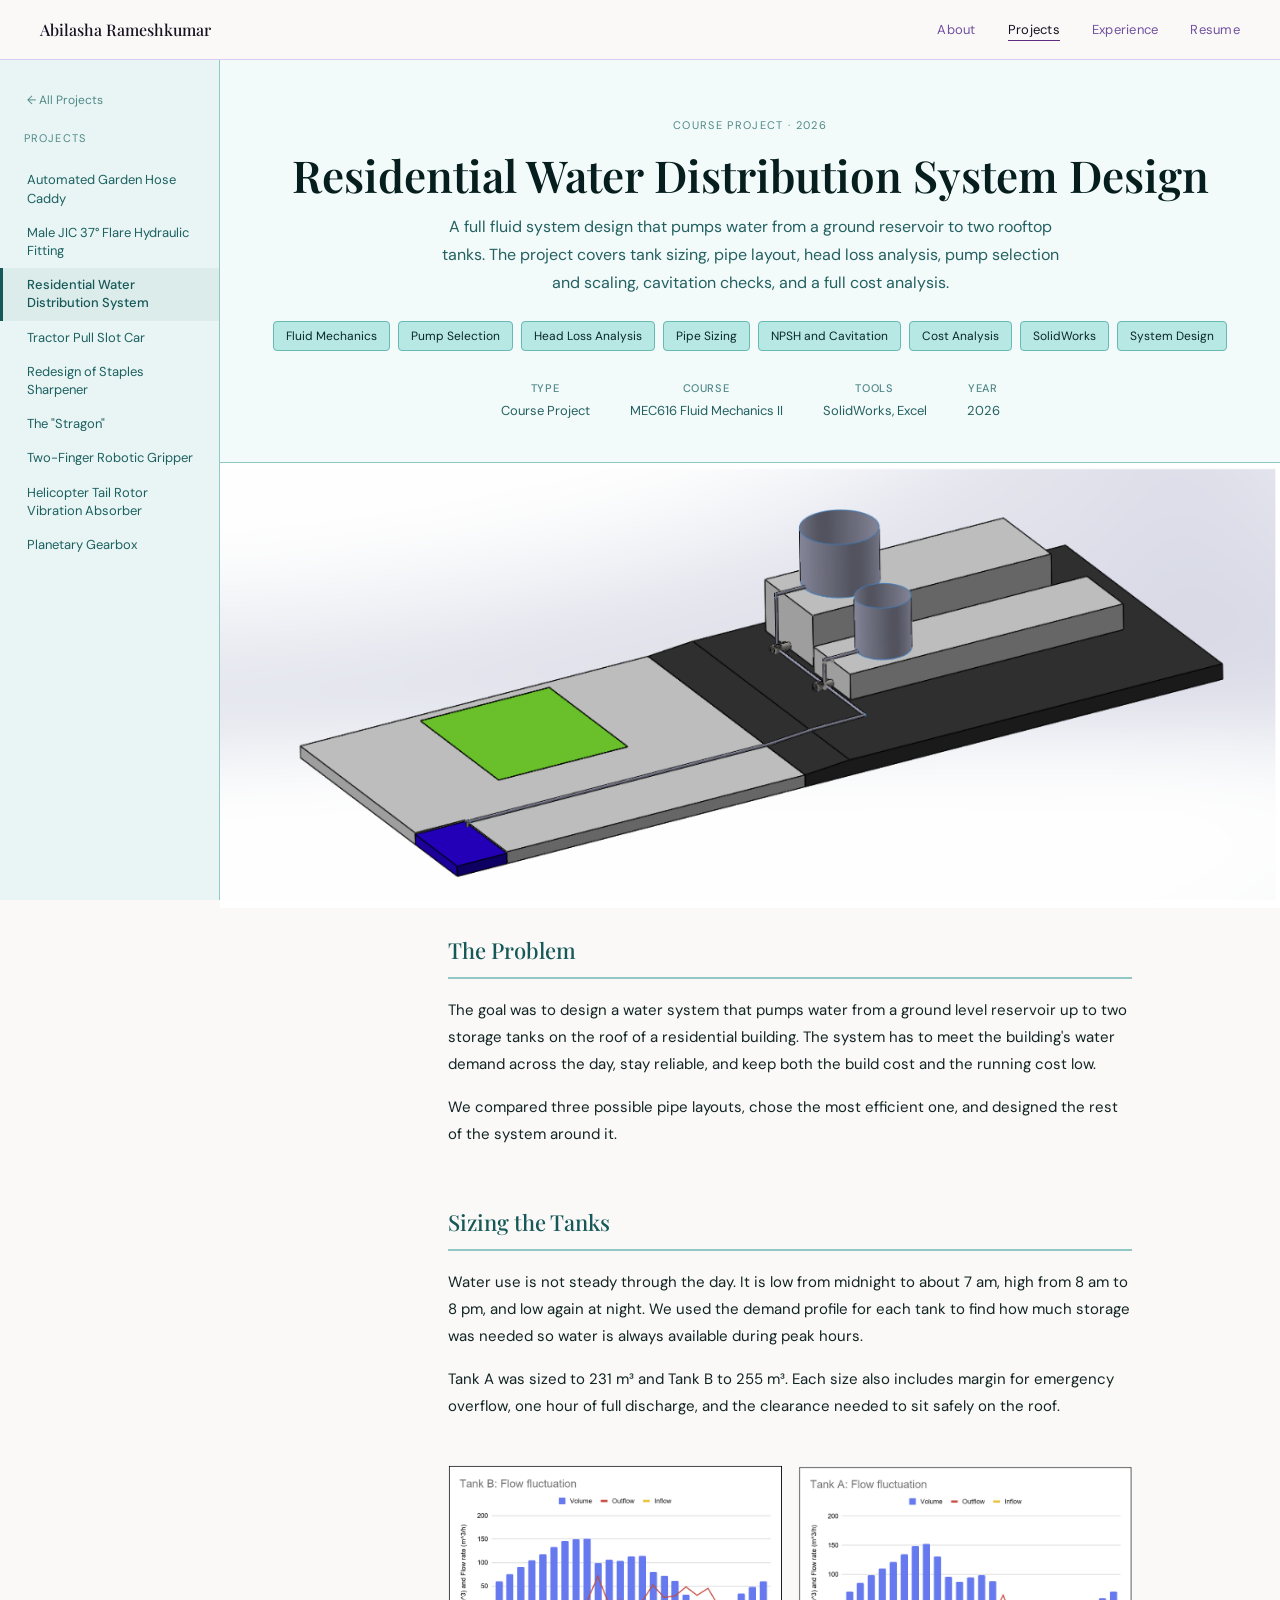
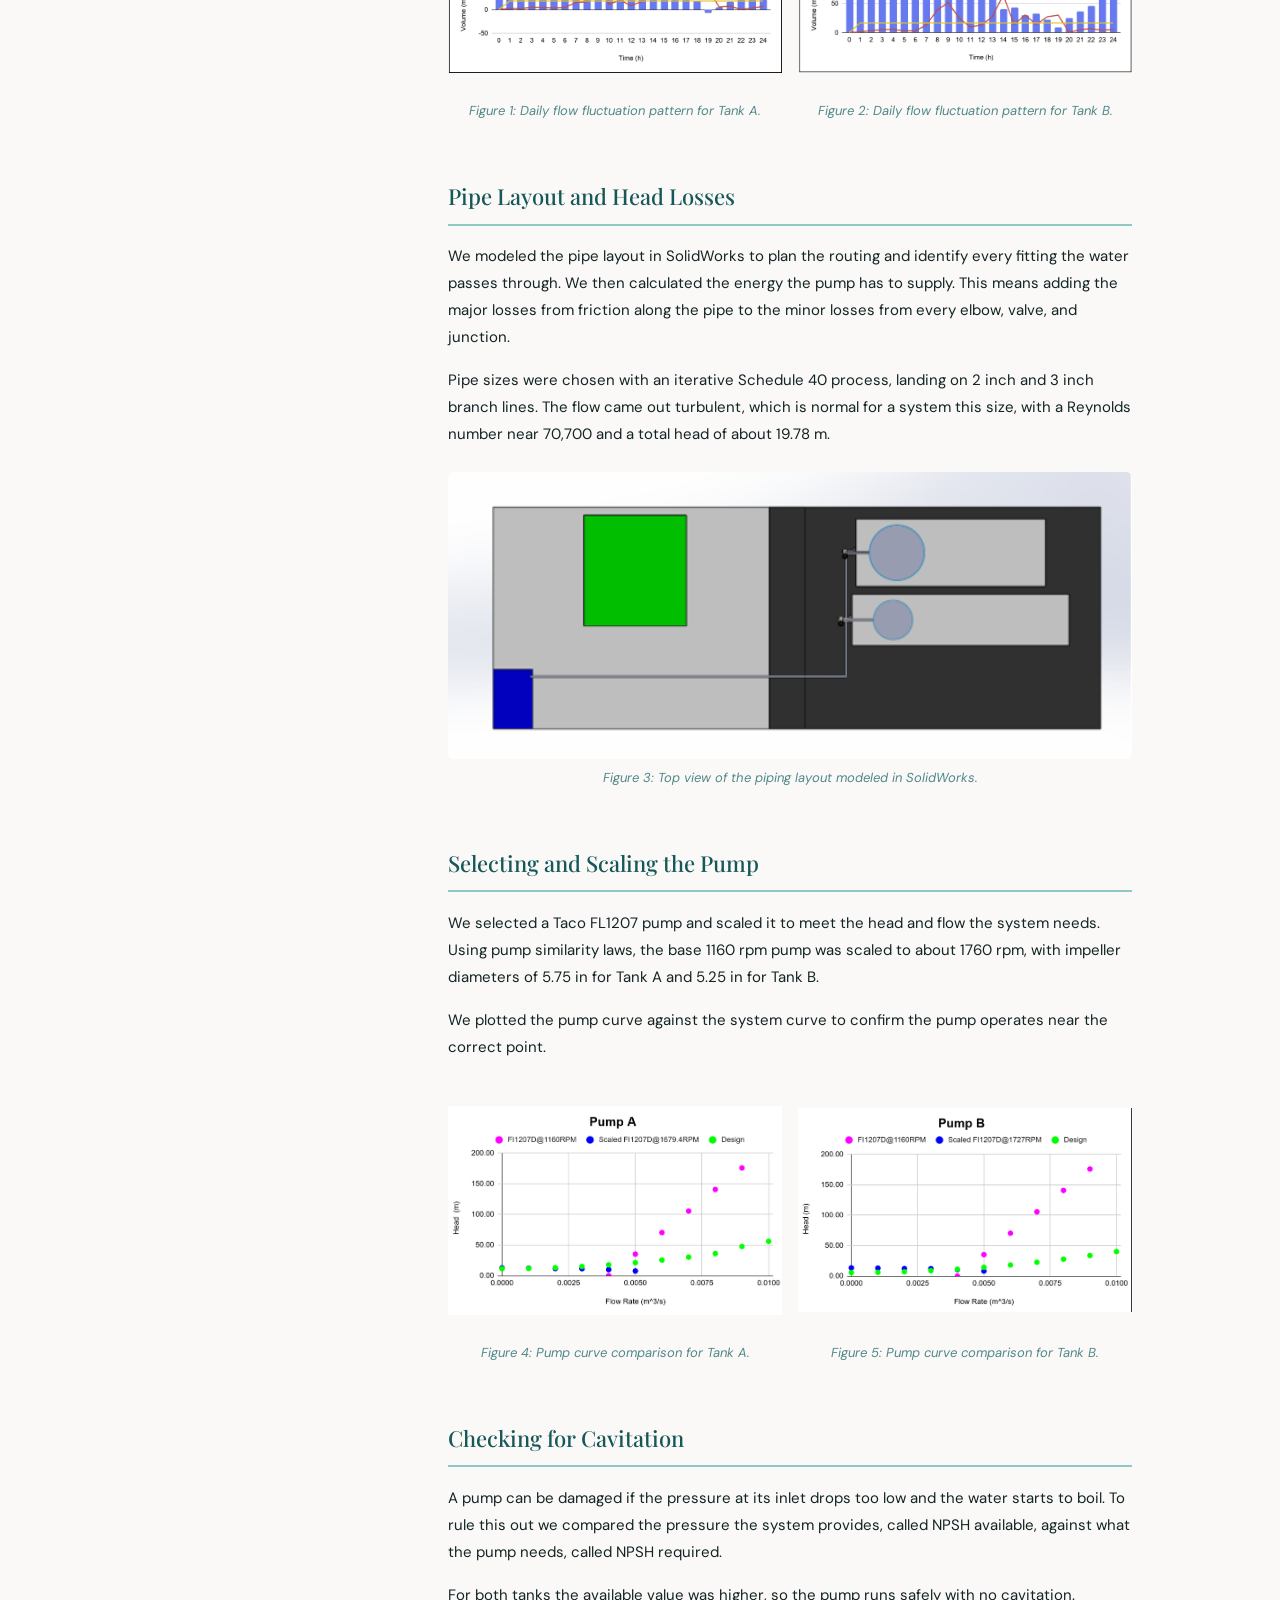
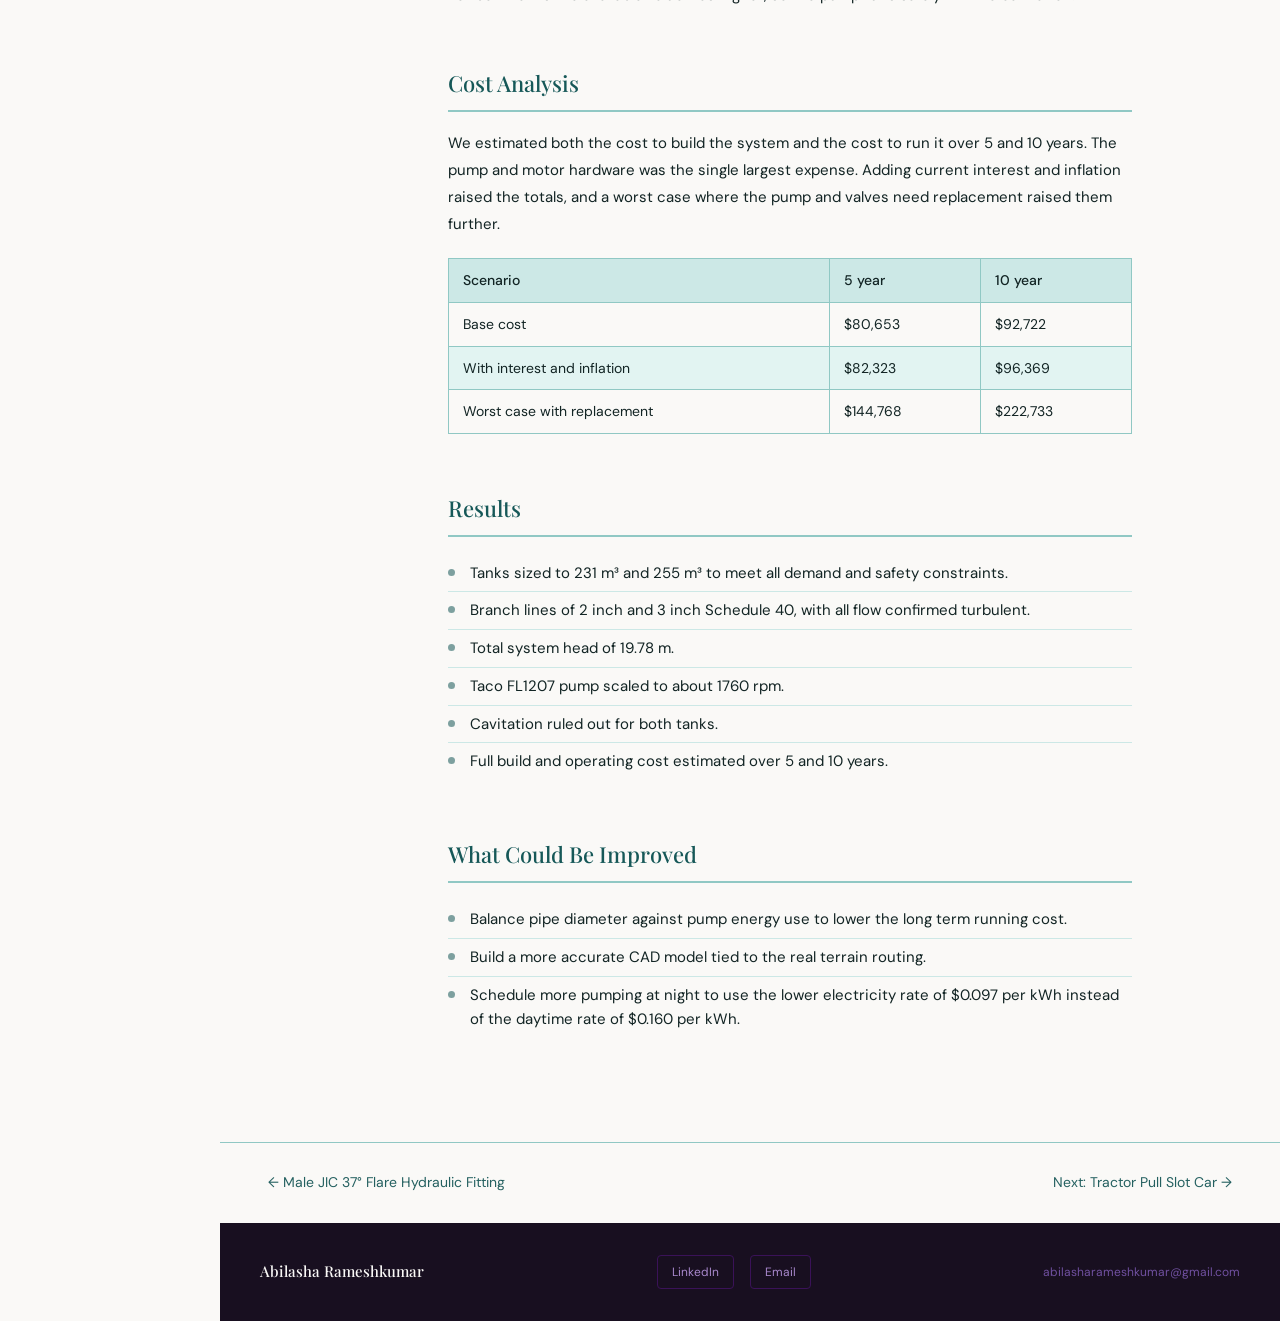
<file: project-water-system.html>
<!DOCTYPE html>
<html lang="en">
<head>
<meta charset="UTF-8">
<meta name="viewport" content="width=device-width, initial-scale=1.0">
<title>Residential Water Distribution System Design - Abilasha Rameshkumar</title>
<link rel="stylesheet" href="style.css">
<link rel="stylesheet" href="project-style.css">
</head>
<body class="scheme-teal">
<nav>
  <a href="index.html" class="nav-name">Abilasha Rameshkumar</a>
  <ul class="nav-links">
    <li><a href="index.html">About</a></li>
    <li><a href="projects.html" class="active">Projects</a></li>
    <li><a href="experience.html">Experience</a></li>
    <li><a href="resume.html">Resume</a></li>
  </ul>
</nav>

<div class="proj-layout scheme-teal">
  <aside class="proj-sidebar">
    <a href="projects.html" class="back-link">← All Projects</a>
    <div class="proj-sidebar-title">Projects</div>
    <a href="project-capstone.html">Automated Garden Hose Caddy</a>
    <a href="project-jic-fitting.html">Male JIC 37° Flare Hydraulic Fitting</a>
    <a href="project-water-system.html" class="active">Residential Water Distribution System</a>
    <a href="project-tractor.html">Tractor Pull Slot Car</a>
    <a href="project-sharpener.html">Redesign of Staples Sharpener</a>
    <a href="project-stragon.html">The "Stragon"</a>
    <a href="project-gripper.html">Two-Finger Robotic Gripper</a>
    <a href="project-vibration.html">Helicopter Tail Rotor Vibration Absorber</a>
    <a href="project-gearbox.html">Planetary Gearbox</a>
  </aside>

  <div class="proj-main">
    <div class="proj-page-hero">
      <div class="section-eyebrow">COURSE PROJECT · 2026</div>
      <h1 class="proj-page-title">Residential Water Distribution System Design</h1>
      <p class="proj-page-sub">A full fluid system design that pumps water from a ground reservoir to two rooftop tanks. The project covers tank sizing, pipe layout, head loss analysis, pump selection and scaling, cavitation checks, and a full cost analysis.</p>
      <div class="proj-page-tags">
        <span class="proj-page-tag">Fluid Mechanics</span>
        <span class="proj-page-tag">Pump Selection</span>
        <span class="proj-page-tag">Head Loss Analysis</span>
        <span class="proj-page-tag">Pipe Sizing</span>
        <span class="proj-page-tag">NPSH and Cavitation</span>
        <span class="proj-page-tag">Cost Analysis</span>
        <span class="proj-page-tag">SolidWorks</span>
        <span class="proj-page-tag">System Design</span>
      </div>
      <div class="proj-meta-row">
        <div class="proj-meta-item"><strong>Type</strong>Course Project</div>
        <div class="proj-meta-item"><strong>Course</strong>MEC616 Fluid Mechanics II</div>
        <div class="proj-meta-item"><strong>Tools</strong>SolidWorks, Excel</div>
        <div class="proj-meta-item"><strong>Year</strong>2026</div>
      </div>
    </div>

    <!-- Hero image: full width, no caption -->
    <figure style="margin:0;">
      <img src="water1.png" alt="SolidWorks isometric view of the piping layout" style="width:100%;height:auto;display:block;object-fit:cover;max-height:480px;">
    </figure>

    <div class="proj-content">

      <div class="proj-section">
        <div class="proj-section-title">The Problem</div>
        <p class="proj-body-text">The goal was to design a water system that pumps water from a ground level reservoir up to two storage tanks on the roof of a residential building. The system has to meet the building's water demand across the day, stay reliable, and keep both the build cost and the running cost low.</p>
        <p class="proj-body-text">We compared three possible pipe layouts, chose the most efficient one, and designed the rest of the system around it.</p>
      </div>

      <div class="proj-section">
        <div class="proj-section-title">Sizing the Tanks</div>
        <p class="proj-body-text">Water use is not steady through the day. It is low from midnight to about 7 am, high from 8 am to 8 pm, and low again at night. We used the demand profile for each tank to find how much storage was needed so water is always available during peak hours.</p>
        <p class="proj-body-text">Tank A was sized to 231 m³ and Tank B to 255 m³. Each size also includes margin for emergency overflow, one hour of full discharge, and the clearance needed to sit safely on the roof.</p>

        <div style="display:grid;grid-template-columns:1fr 1fr;gap:16px;margin-top:1.5rem;align-items:end;">
          <figure style="margin:0;">
            <div style="width:100%;aspect-ratio:4/3;overflow:hidden;border-radius:6px;">
              <img src="water2.png" alt="Daily flow fluctuation pattern for Tank A" style="width:100%;height:100%;object-fit:contain;display:block;">
            </div>
            <figcaption style="font-size:13px;color:var(--ps-muted);margin-top:6px;text-align:center;font-style:italic;">Figure 1: Daily flow fluctuation pattern for Tank A.</figcaption>
          </figure>
          <figure style="margin:0;">
            <div style="width:100%;aspect-ratio:4/3;overflow:hidden;border-radius:6px;">
              <img src="water3.png" alt="Daily flow fluctuation pattern for Tank B" style="width:100%;height:100%;object-fit:contain;display:block;">
            </div>
            <figcaption style="font-size:13px;color:var(--ps-muted);margin-top:6px;text-align:center;font-style:italic;">Figure 2: Daily flow fluctuation pattern for Tank B.</figcaption>
          </figure>
        </div>
      </div>

      <div class="proj-section">
        <div class="proj-section-title">Pipe Layout and Head Losses</div>
        <p class="proj-body-text">We modeled the pipe layout in SolidWorks to plan the routing and identify every fitting the water passes through. We then calculated the energy the pump has to supply. This means adding the major losses from friction along the pipe to the minor losses from every elbow, valve, and junction.</p>
        <p class="proj-body-text">Pipe sizes were chosen with an iterative Schedule 40 process, landing on 2 inch and 3 inch branch lines. The flow came out turbulent, which is normal for a system this size, with a Reynolds number near 70,700 and a total head of about 19.78 m.</p>

        <figure style="margin:1.5rem 0 0;">
          <img src="water4.png" alt="Top view of the piping layout modeled in SolidWorks" style="width:100%;height:auto;display:block;object-fit:contain;border-radius:6px;">
          <figcaption style="font-size:13px;color:var(--ps-muted);margin-top:8px;text-align:center;font-style:italic;">Figure 3: Top view of the piping layout modeled in SolidWorks.</figcaption>
        </figure>
      </div>

      <div class="proj-section">
        <div class="proj-section-title">Selecting and Scaling the Pump</div>
        <p class="proj-body-text">We selected a Taco FL1207 pump and scaled it to meet the head and flow the system needs. Using pump similarity laws, the base 1160 rpm pump was scaled to about 1760 rpm, with impeller diameters of 5.75 in for Tank A and 5.25 in for Tank B.</p>
        <p class="proj-body-text">We plotted the pump curve against the system curve to confirm the pump operates near the correct point.</p>

        <div style="display:grid;grid-template-columns:1fr 1fr;gap:16px;margin-top:1.5rem;align-items:end;">
          <figure style="margin:0;">
            <div style="width:100%;aspect-ratio:4/3;overflow:hidden;border-radius:6px;">
              <img src="water5.png" alt="Pump curve comparison for Tank A" style="width:100%;height:100%;object-fit:contain;display:block;">
            </div>
            <figcaption style="font-size:13px;color:var(--ps-muted);margin-top:6px;text-align:center;font-style:italic;">Figure 4: Pump curve comparison for Tank A.</figcaption>
          </figure>
          <figure style="margin:0;">
            <div style="width:100%;aspect-ratio:4/3;overflow:hidden;border-radius:6px;">
              <img src="water6.png" alt="Pump curve comparison for Tank B" style="width:100%;height:100%;object-fit:contain;display:block;">
            </div>
            <figcaption style="font-size:13px;color:var(--ps-muted);margin-top:6px;text-align:center;font-style:italic;">Figure 5: Pump curve comparison for Tank B.</figcaption>
          </figure>
        </div>
      </div>

      <div class="proj-section">
        <div class="proj-section-title">Checking for Cavitation</div>
        <p class="proj-body-text">A pump can be damaged if the pressure at its inlet drops too low and the water starts to boil. To rule this out we compared the pressure the system provides, called NPSH available, against what the pump needs, called NPSH required.</p>
        <p class="proj-body-text">For both tanks the available value was higher, so the pump runs safely with no cavitation.</p>
      </div>

      <div class="proj-section">
        <div class="proj-section-title">Cost Analysis</div>
        <p class="proj-body-text">We estimated both the cost to build the system and the cost to run it over 5 and 10 years. The pump and motor hardware was the single largest expense. Adding current interest and inflation raised the totals, and a worst case where the pump and valves need replacement raised them further.</p>

        <table class="proj-table">
          <thead>
            <tr>
              <th>Scenario</th>
              <th>5 year</th>
              <th>10 year</th>
            </tr>
          </thead>
          <tbody>
            <tr><td>Base cost</td><td>$80,653</td><td>$92,722</td></tr>
            <tr><td>With interest and inflation</td><td>$82,323</td><td>$96,369</td></tr>
            <tr><td>Worst case with replacement</td><td>$144,768</td><td>$222,733</td></tr>
          </tbody>
        </table>
      </div>

      <div class="proj-section">
        <div class="proj-section-title">Results</div>
        <ul class="proj-bullets">
          <li>Tanks sized to 231 m³ and 255 m³ to meet all demand and safety constraints.</li>
          <li>Branch lines of 2 inch and 3 inch Schedule 40, with all flow confirmed turbulent.</li>
          <li>Total system head of 19.78 m.</li>
          <li>Taco FL1207 pump scaled to about 1760 rpm.</li>
          <li>Cavitation ruled out for both tanks.</li>
          <li>Full build and operating cost estimated over 5 and 10 years.</li>
        </ul>
      </div>

      <div class="proj-section">
        <div class="proj-section-title">What Could Be Improved</div>
        <ul class="proj-bullets">
          <li>Balance pipe diameter against pump energy use to lower the long term running cost.</li>
          <li>Build a more accurate CAD model tied to the real terrain routing.</li>
          <li>Schedule more pumping at night to use the lower electricity rate of $0.097 per kWh instead of the daytime rate of $0.160 per kWh.</li>
        </ul>
      </div>

    </div>

    <div class="proj-nav-footer">
      <a href="project-jic-fitting.html" class="proj-nav-btn">← Male JIC 37° Flare Hydraulic Fitting</a>
      <a href="project-tractor.html" class="proj-nav-btn">Next: Tractor Pull Slot Car →</a>
    </div>

    <footer>
      <span class="footer-name">Abilasha Rameshkumar</span>
      <div class="footer-links"><a href="https://www.linkedin.com/in/abilasha-rameshkumar" target="_blank">LinkedIn</a><a href="mailto:abilasharameshkumar@gmail.com">Email</a></div>
      <span class="footer-email">abilasharameshkumar@gmail.com</span>
    </footer>
  </div>
</div>
</body>
</html>
</file>
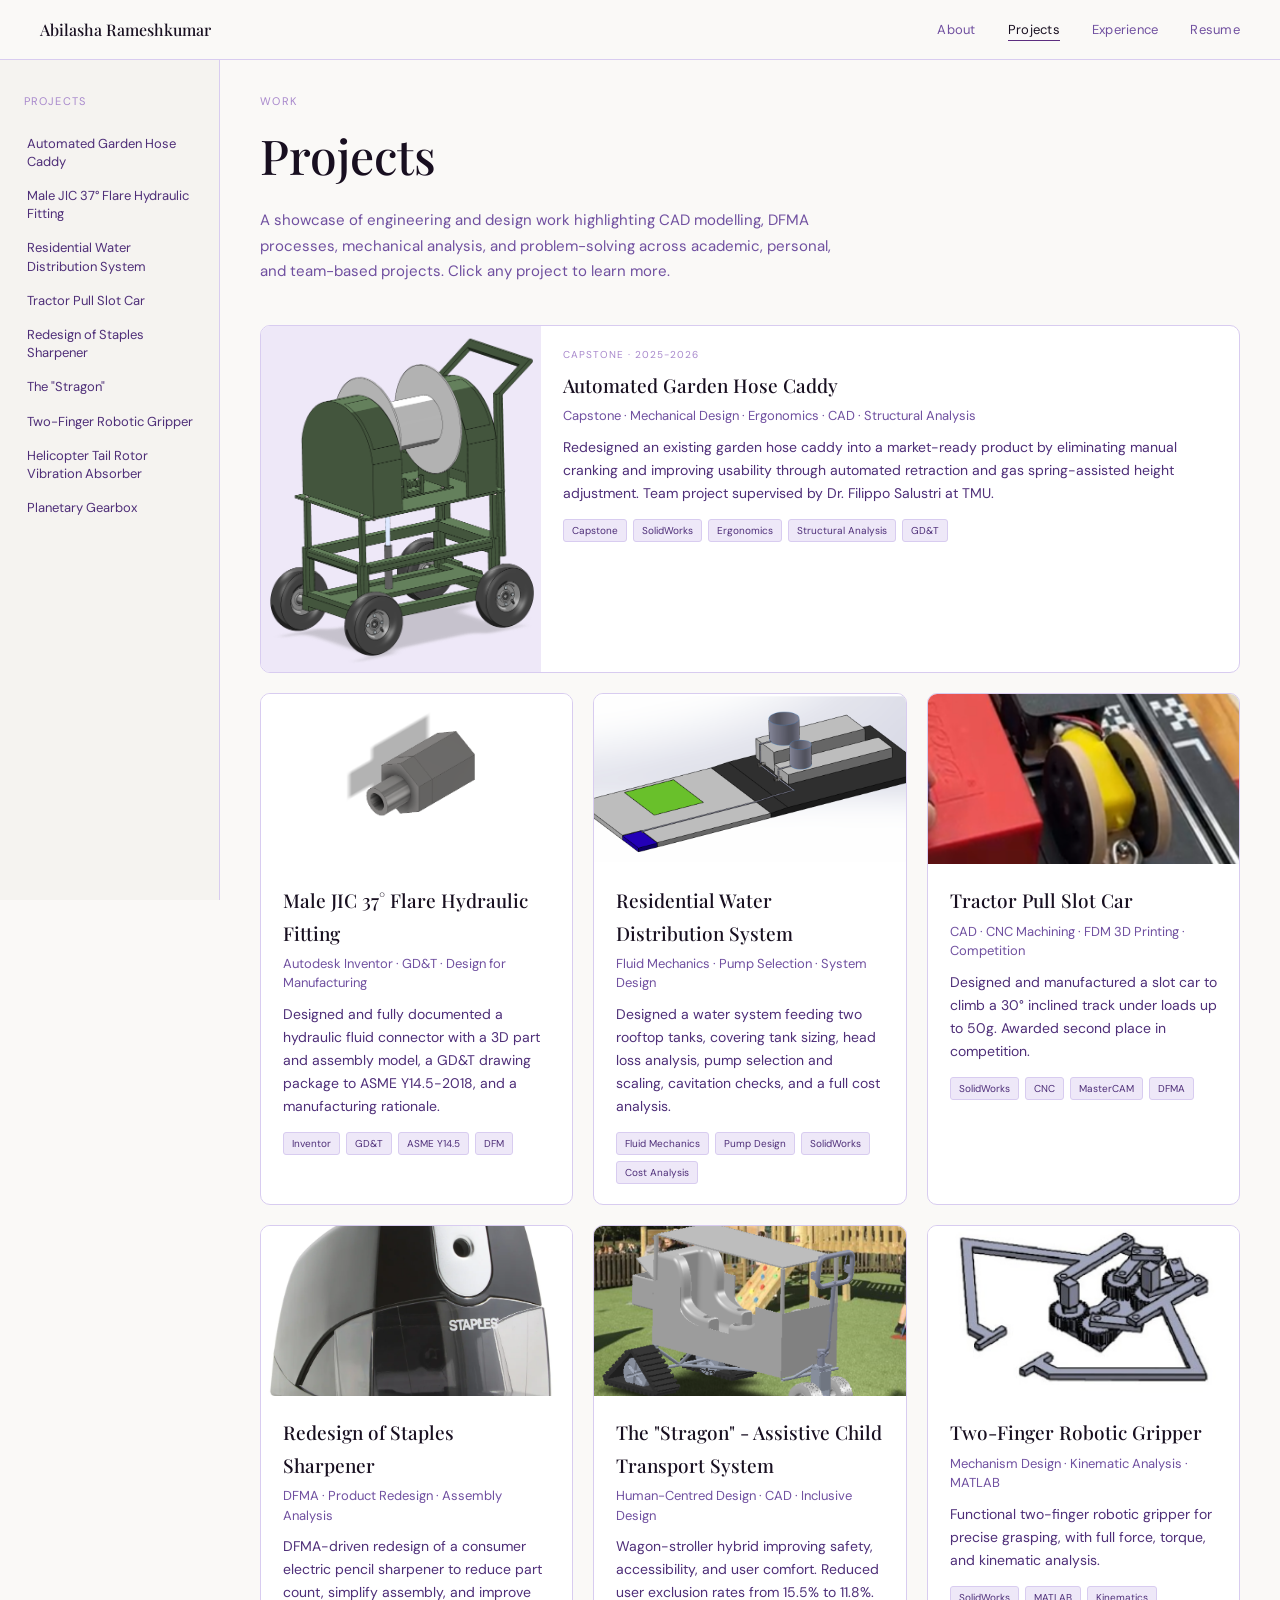
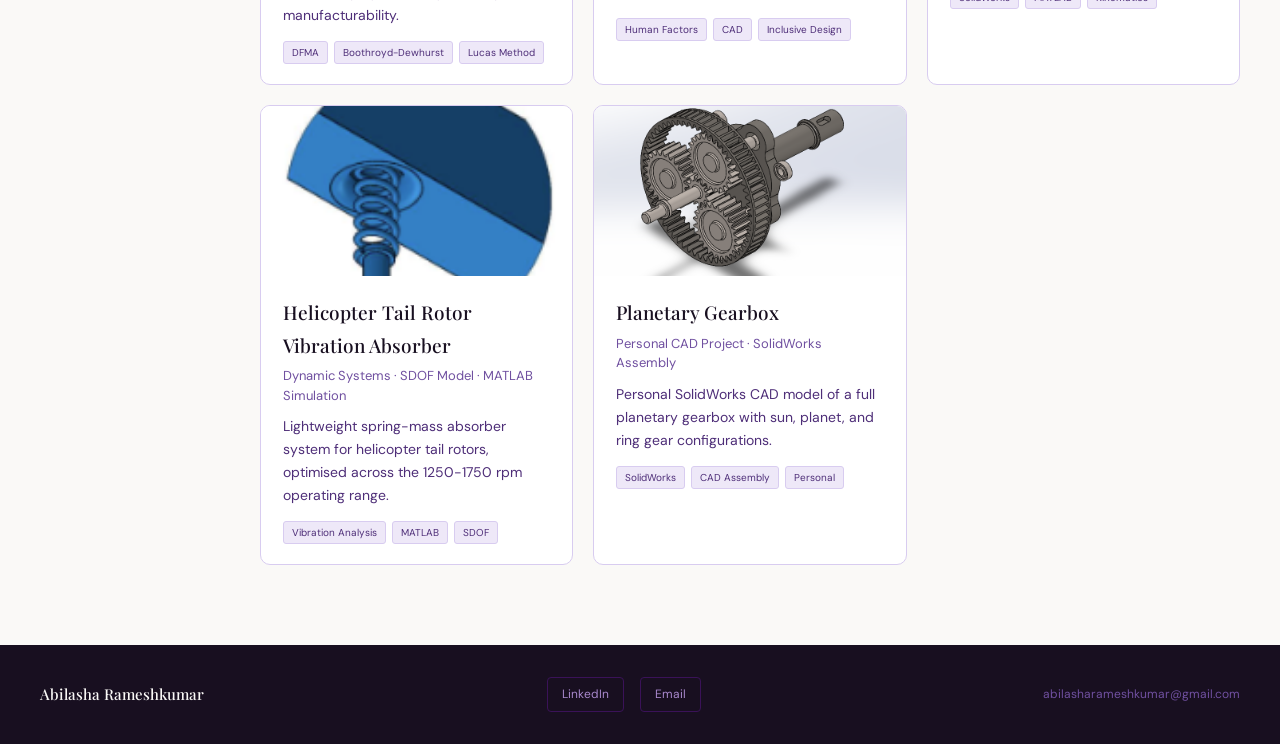
<file: projects.html>
<!DOCTYPE html>
<html lang="en">
<head>
<meta charset="UTF-8">
<meta name="viewport" content="width=device-width, initial-scale=1.0">
<title>Projects - Abilasha Rameshkumar</title>
<link rel="stylesheet" href="style.css">
<style>
  .projects-grid { display:grid; grid-template-columns:repeat(auto-fill,minmax(300px,1fr)); gap:20px; }
  .proj-card { background:var(--card-bg); border:1px solid var(--cream-dark); border-radius:10px; overflow:hidden; text-decoration:none; transition:border-color 0.2s, transform 0.15s; display:block; }
  .proj-card:hover { border-color:var(--tan); transform:translateY(-2px); }
  .proj-card.featured { grid-column:1/-1; display:grid; grid-template-columns:280px 1fr; }
  .proj-img { height:170px; background:var(--cream-mid); display:flex; align-items:center; justify-content:center; overflow:hidden; }
  .proj-card.featured .proj-img { height:100%; min-height:190px; }
  .proj-img img { width:100%; height:100%; object-fit:cover; }
  .proj-body { padding:20px 22px; }
  .proj-featured-label { font-size:10px; letter-spacing:0.1em; text-transform:uppercase; color:var(--tan); margin-bottom:6px; }
  .proj-title { font-family:var(--serif); font-size:19px; color:var(--brown-deep); font-weight:500; margin-bottom:5px; }
  .proj-sub { font-size:13px; color:var(--brown-light); margin-bottom:10px; line-height:1.5; }
  .proj-desc { font-size:14px; color:var(--brown-mid); line-height:1.65; margin-bottom:14px; }
  .proj-tags { display:flex; gap:6px; flex-wrap:wrap; }
  .proj-tag { font-size:10px; padding:2px 8px; border-radius:3px; background:var(--cream-mid); color:var(--brown-mid); border:1px solid var(--cream-dark); }
  @media(max-width:640px){ .proj-card.featured{grid-template-columns:1fr;} .proj-card.featured .proj-img{height:200px;} }
</style>
</head>
<body>
<nav>
  <a href="index.html" class="nav-name">Abilasha Rameshkumar</a>
  <ul class="nav-links">
    <li><a href="index.html">About</a></li>
    <li><a href="projects.html" class="active">Projects</a></li>
    <li><a href="experience.html">Experience</a></li>
    <li><a href="resume.html">Resume</a></li>
  </ul>
</nav>

<div style="display:grid; grid-template-columns:220px 1fr;">
  <aside style="border-right:1px solid var(--cream-dark); background:#F5F3F0; padding:2rem 0; position:sticky; top:60px; height:calc(100vh - 60px); overflow-y:auto;">
    <div style="font-size:11px; letter-spacing:0.1em; text-transform:uppercase; color:var(--tan); padding:0 1.5rem; margin-bottom:1rem;">Projects</div>
    <a href="project-capstone.html" style="display:block; padding:8px 1.5rem; font-size:13px; color:var(--brown-mid); text-decoration:none; border-left:3px solid transparent; line-height:1.4;">Automated Garden Hose Caddy</a>
    <a href="project-jic-fitting.html" style="display:block; padding:8px 1.5rem; font-size:13px; color:var(--brown-mid); text-decoration:none; border-left:3px solid transparent; line-height:1.4;">Male JIC 37° Flare Hydraulic Fitting</a>
    <a href="project-water-system.html" style="display:block; padding:8px 1.5rem; font-size:13px; color:var(--brown-mid); text-decoration:none; border-left:3px solid transparent; line-height:1.4;">Residential Water Distribution System</a>
    <a href="project-tractor.html" style="display:block; padding:8px 1.5rem; font-size:13px; color:var(--brown-mid); text-decoration:none; border-left:3px solid transparent; line-height:1.4;">Tractor Pull Slot Car</a>
    <a href="project-sharpener.html" style="display:block; padding:8px 1.5rem; font-size:13px; color:var(--brown-mid); text-decoration:none; border-left:3px solid transparent; line-height:1.4;">Redesign of Staples Sharpener</a>
    <a href="project-stragon.html" style="display:block; padding:8px 1.5rem; font-size:13px; color:var(--brown-mid); text-decoration:none; border-left:3px solid transparent; line-height:1.4;">The "Stragon"</a>
    <a href="project-gripper.html" style="display:block; padding:8px 1.5rem; font-size:13px; color:var(--brown-mid); text-decoration:none; border-left:3px solid transparent; line-height:1.4;">Two-Finger Robotic Gripper</a>
    <a href="project-vibration.html" style="display:block; padding:8px 1.5rem; font-size:13px; color:var(--brown-mid); text-decoration:none; border-left:3px solid transparent; line-height:1.4;">Helicopter Tail Rotor Vibration Absorber</a>
    <a href="project-gearbox.html" style="display:block; padding:8px 1.5rem; font-size:13px; color:var(--brown-mid); text-decoration:none; border-left:3px solid transparent; line-height:1.4;">Planetary Gearbox</a>
  </aside>

  <div class="page" style="padding-top:2rem;">
    <div class="section-eyebrow">Work</div>
    <h1 class="section-title" style="font-size:48px;">Projects</h1>
    <p style="font-size:15px;color:var(--brown-light);max-width:600px;margin-bottom:2.5rem;line-height:1.7;">A showcase of engineering and design work highlighting CAD modelling, DFMA processes, mechanical analysis, and problem-solving across academic, personal, and team-based projects. Click any project to learn more.</p>

    <div class="projects-grid">

      <a href="project-capstone.html" class="proj-card featured">
        <div class="proj-img">
          <img src="Automated Garden Hose Caddy 2.PNG" alt="Automated Garden Hose Caddy">
        </div>
        <div class="proj-body">
          <div class="proj-featured-label">Capstone · 2025-2026</div>
          <div class="proj-title">Automated Garden Hose Caddy</div>
          <div class="proj-sub">Capstone · Mechanical Design · Ergonomics · CAD · Structural Analysis</div>
          <div class="proj-desc">Redesigned an existing garden hose caddy into a market-ready product by eliminating manual cranking and improving usability through automated retraction and gas spring-assisted height adjustment. Team project supervised by Dr. Filippo Salustri at TMU.</div>
          <div class="proj-tags"><span class="proj-tag">Capstone</span><span class="proj-tag">SolidWorks</span><span class="proj-tag">Ergonomics</span><span class="proj-tag">Structural Analysis</span><span class="proj-tag">GD&amp;T</span></div>
        </div>
      </a>

      <a href="project-jic-fitting.html" class="proj-card">
        <div class="proj-img">
          <img src="jic1.png" alt="Male JIC 37 Degree Flare Hydraulic Fitting">
        </div>
        <div class="proj-body">
          <div class="proj-title">Male JIC 37° Flare Hydraulic Fitting</div>
          <div class="proj-sub">Autodesk Inventor · GD&amp;T · Design for Manufacturing</div>
          <div class="proj-desc">Designed and fully documented a hydraulic fluid connector with a 3D part and assembly model, a GD&amp;T drawing package to ASME Y14.5-2018, and a manufacturing rationale.</div>
          <div class="proj-tags"><span class="proj-tag">Inventor</span><span class="proj-tag">GD&amp;T</span><span class="proj-tag">ASME Y14.5</span><span class="proj-tag">DFM</span></div>
        </div>
      </a>

      <a href="project-water-system.html" class="proj-card">
        <div class="proj-img">
          <img src="water1.png" alt="Residential Water Distribution System">
        </div>
        <div class="proj-body">
          <div class="proj-title">Residential Water Distribution System</div>
          <div class="proj-sub">Fluid Mechanics · Pump Selection · System Design</div>
          <div class="proj-desc">Designed a water system feeding two rooftop tanks, covering tank sizing, head loss analysis, pump selection and scaling, cavitation checks, and a full cost analysis.</div>
          <div class="proj-tags"><span class="proj-tag">Fluid Mechanics</span><span class="proj-tag">Pump Design</span><span class="proj-tag">SolidWorks</span><span class="proj-tag">Cost Analysis</span></div>
        </div>
      </a>

      <a href="project-tractor.html" class="proj-card">
        <div class="proj-img">
          <img src="RC I1.png" alt="Tractor Pull Slot Car">
        </div>
        <div class="proj-body">
          <div class="proj-title">Tractor Pull Slot Car</div>
          <div class="proj-sub">CAD · CNC Machining · FDM 3D Printing · Competition</div>
          <div class="proj-desc">Designed and manufactured a slot car to climb a 30° inclined track under loads up to 50g. Awarded second place in competition.</div>
          <div class="proj-tags"><span class="proj-tag">SolidWorks</span><span class="proj-tag">CNC</span><span class="proj-tag">MasterCAM</span><span class="proj-tag">DFMA</span></div>
        </div>
      </a>

      <a href="project-sharpener.html" class="proj-card">
        <div class="proj-img">
          <img src="SH 1.png" alt="Redesign of Staples Sharpener">
        </div>
        <div class="proj-body">
          <div class="proj-title">Redesign of Staples Sharpener</div>
          <div class="proj-sub">DFMA · Product Redesign · Assembly Analysis</div>
          <div class="proj-desc">DFMA-driven redesign of a consumer electric pencil sharpener to reduce part count, simplify assembly, and improve manufacturability.</div>
          <div class="proj-tags"><span class="proj-tag">DFMA</span><span class="proj-tag">Boothroyd-Dewhurst</span><span class="proj-tag">Lucas Method</span></div>
        </div>
      </a>

      <a href="project-stragon.html" class="proj-card">
        <div class="proj-img">
          <img src="STRA1.png" alt="The Stragon">
        </div>
        <div class="proj-body">
          <div class="proj-title">The "Stragon" - Assistive Child Transport System</div>
          <div class="proj-sub">Human-Centred Design · CAD · Inclusive Design</div>
          <div class="proj-desc">Wagon-stroller hybrid improving safety, accessibility, and user comfort. Reduced user exclusion rates from 15.5% to 11.8%.</div>
          <div class="proj-tags"><span class="proj-tag">Human Factors</span><span class="proj-tag">CAD</span><span class="proj-tag">Inclusive Design</span></div>
        </div>
      </a>

      <a href="project-gripper.html" class="proj-card">
        <div class="proj-img">
          <img src="RG1.png" alt="Two-Finger Robotic Gripper">
        </div>
        <div class="proj-body">
          <div class="proj-title">Two-Finger Robotic Gripper</div>
          <div class="proj-sub">Mechanism Design · Kinematic Analysis · MATLAB</div>
          <div class="proj-desc">Functional two-finger robotic gripper for precise grasping, with full force, torque, and kinematic analysis.</div>
          <div class="proj-tags"><span class="proj-tag">SolidWorks</span><span class="proj-tag">MATLAB</span><span class="proj-tag">Kinematics</span></div>
        </div>
      </a>

      <a href="project-vibration.html" class="proj-card">
        <div class="proj-img">
          <img src="heli1.png" alt="Helicopter Tail Rotor Vibration Absorber">
        </div>
        <div class="proj-body">
          <div class="proj-title">Helicopter Tail Rotor Vibration Absorber</div>
          <div class="proj-sub">Dynamic Systems · SDOF Model · MATLAB Simulation</div>
          <div class="proj-desc">Lightweight spring-mass absorber system for helicopter tail rotors, optimised across the 1250-1750 rpm operating range.</div>
          <div class="proj-tags"><span class="proj-tag">Vibration Analysis</span><span class="proj-tag">MATLAB</span><span class="proj-tag">SDOF</span></div>
        </div>
      </a>

      <a href="project-gearbox.html" class="proj-card">
        <div class="proj-img">
          <img src="GB 1.png" alt="Planetary Gearbox">
        </div>
        <div class="proj-body">
          <div class="proj-title">Planetary Gearbox</div>
          <div class="proj-sub">Personal CAD Project · SolidWorks Assembly</div>
          <div class="proj-desc">Personal SolidWorks CAD model of a full planetary gearbox with sun, planet, and ring gear configurations.</div>
          <div class="proj-tags"><span class="proj-tag">SolidWorks</span><span class="proj-tag">CAD Assembly</span><span class="proj-tag">Personal</span></div>
        </div>
      </a>

    </div>
  </div>
</div>

<footer>
  <span class="footer-name">Abilasha Rameshkumar</span>
  <div class="footer-links"><a href="https://www.linkedin.com/in/abilasha-rameshkumar" target="_blank">LinkedIn</a><a href="mailto:abilasharameshkumar@gmail.com">Email</a></div>
  <span class="footer-email">abilasharameshkumar@gmail.com</span>
</footer>
</body>
</html>
</file>
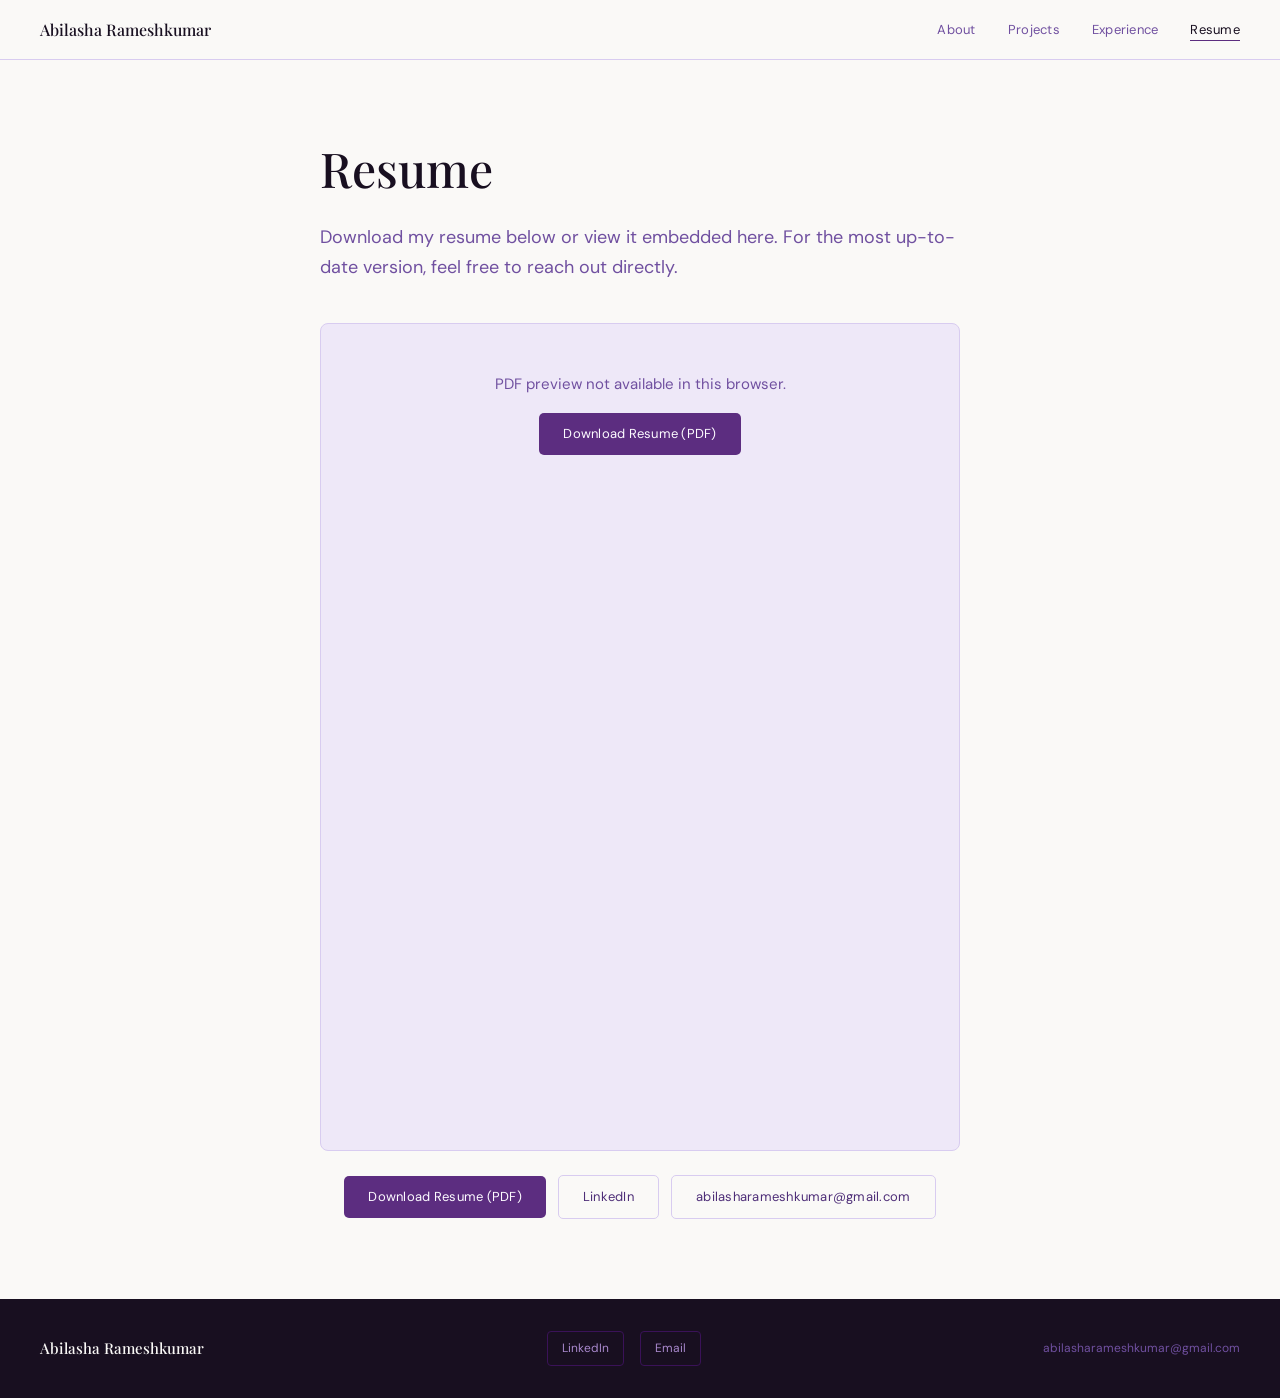
<file: resume.html>
<!DOCTYPE html>
<html lang="en">
<head>
<meta charset="UTF-8">
<meta name="viewport" content="width=device-width, initial-scale=1.0">
<title>Resume - Abilasha Rameshkumar</title>
<link rel="stylesheet" href="style.css">
</head>
<body>
<nav>
  <a href="index.html" class="nav-name">Abilasha Rameshkumar</a>
  <ul class="nav-links">
    <li><a href="index.html">About</a></li>
    <li><a href="projects.html">Projects</a></li>
    <li><a href="experience.html">Experience</a></li>
    <li><a href="resume.html" class="active">Resume</a></li>
  </ul>
</nav>

<div class="page" style="max-width:720px;">
  <h1 class="section-title" style="font-size:48px;">Resume</h1>
  <p style="font-size:18px;color:var(--brown-light);margin-bottom:2.5rem;line-height:1.7;">Download my resume below or view it embedded here. For the most up-to-date version, feel free to reach out directly.</p>

  <div style="width:100%;aspect-ratio:8.5/11;background:var(--cream-mid);border:1px solid var(--cream-dark);border-radius:8px;overflow:hidden;margin-bottom:1.5rem;display:flex;align-items:center;justify-content:center;">
    <object data="Resume - Abilasha.pdf" type="application/pdf" style="width:100%;height:100%;">
      <div style="text-align:center;padding:3rem;color:var(--brown-light);">
        <p style="margin-bottom:1rem;font-size:15px;">PDF preview not available in this browser.</p>
        <a href="Resume - Abilasha.pdf" download class="btn-primary">Download Resume (PDF)</a>
      </div>
    </object>
  </div>

  <div style="display:flex;gap:12px;align-items:center;justify-content:center;flex-wrap:wrap;margin-top:1rem;">
    <a href="Resume - Abilasha.pdf" download class="btn-primary">Download Resume (PDF)</a>
    <a href="https://www.linkedin.com/in/abilasha-rameshkumar" target="_blank" class="btn-outline">LinkedIn</a>
    <a href="mailto:abilasharameshkumar@gmail.com" class="btn-outline">abilasharameshkumar@gmail.com</a>
  </div>
</div>

<footer>
  <span class="footer-name">Abilasha Rameshkumar</span>
  <div class="footer-links">
    <a href="https://www.linkedin.com/in/abilasha-rameshkumar" target="_blank">LinkedIn</a>
    <a href="mailto:abilasharameshkumar@gmail.com">Email</a>
  </div>
  <span class="footer-email">abilasharameshkumar@gmail.com</span>
</footer>
</body>
</html>
</file>
<file: style.css>
@import url('https://fonts.googleapis.com/css2?family=Playfair+Display:wght@400;500;600&family=DM+Sans:wght@300;400;500&display=swap');

*, *::before, *::after { box-sizing: border-box; margin: 0; padding: 0; }

:root {
  --cream: #FAF9F7;
  --cream-mid: #EEE8F8;
  --cream-dark: #D8CCF0;
  --tan: #A888CC;
  --brown-light: #7050A0;
  --brown-mid: #4E2E78;
  --brown-dark: #301858;
  --brown-deep: #180F20;
  --accent: #5C2D80;
  --card-bg: #FFFFFF;
  --serif: 'Playfair Display', Georgia, serif;
  --sans: 'DM Sans', system-ui, sans-serif;
}

html { scroll-behavior: smooth; }
body { background: var(--cream); font-family: var(--sans); color: var(--brown-dark); font-size: 15px; line-height: 1.7; }

nav {
  position: sticky; top: 0; z-index: 100;
  background: var(--cream); border-bottom: 1px solid var(--cream-dark);
  display: flex; align-items: center; justify-content: space-between;
  padding: 0 2.5rem; height: 60px;
}
.nav-name { font-family: var(--serif); font-size: 16px; color: var(--brown-deep); font-weight: 500; text-decoration: none; }
.nav-links { display: flex; gap: 2rem; list-style: none; }
.nav-links a { font-size: 13px; color: var(--brown-light); text-decoration: none; letter-spacing: 0.02em; transition: color 0.2s; }
.nav-links a:hover, .nav-links a.active { color: var(--brown-deep); }
.nav-links a.active { border-bottom: 1.5px solid var(--accent); padding-bottom: 2px; }

.page { padding: 5rem 2.5rem; max-width: 1100px; margin: 0 auto; }
.section-eyebrow { font-size: 11px; letter-spacing: 0.12em; text-transform: uppercase; color: var(--tan); margin-bottom: 1rem; }
.section-title { font-family: var(--serif); font-size: 32px; font-weight: 500; color: var(--brown-deep); margin-bottom: 1.5rem; line-height: 1.2; }

.btn-primary { font-family: var(--sans); font-size: 13px; padding: 10px 24px; background: var(--accent); color: #FDFBFF; border: none; border-radius: 5px; cursor: pointer; text-decoration: none; letter-spacing: 0.02em; transition: background 0.2s; display: inline-block; }
.btn-primary:hover { background: var(--brown-dark); }
.btn-outline { font-family: var(--sans); font-size: 13px; padding: 10px 24px; background: transparent; color: var(--brown-mid); border: 1px solid var(--cream-dark); border-radius: 5px; cursor: pointer; text-decoration: none; letter-spacing: 0.02em; transition: border-color 0.2s, color 0.2s; display: inline-block; }
.btn-outline:hover { border-color: var(--tan); color: var(--brown-dark); }

.tag { font-size: 11px; padding: 4px 12px; border-radius: 4px; border: 1px solid var(--cream-dark); color: var(--brown-mid); background: var(--cream-mid); letter-spacing: 0.02em; }

footer { background: var(--brown-deep); padding: 2rem 2.5rem; display: flex; align-items: center; justify-content: space-between; flex-wrap: wrap; gap: 1rem; }
.footer-name { font-family: var(--serif); font-size: 15px; color: var(--cream); font-weight: 500; }
.footer-links { display: flex; gap: 16px; }
.footer-links a { font-size: 12px; color: var(--tan); text-decoration: none; padding: 6px 14px; border: 1px solid #3A1258; border-radius: 4px; transition: border-color 0.2s, color 0.2s; }
.footer-links a:hover { color: var(--cream); border-color: var(--tan); }
.footer-email { font-size: 12px; color: var(--brown-light); }

@media (max-width: 640px) {
  nav { padding: 0 1.25rem; }
  .nav-links { gap: 1.2rem; }
  .page { padding: 3rem 1.25rem; }
  footer { flex-direction: column; text-align: center; }
}
</file>
<file: project-style.css>
/* ── PROJECT SIDEBAR LAYOUT ── */
.proj-layout { display: grid; grid-template-columns: 220px 1fr; min-height: calc(100vh - 60px); }
.proj-sidebar { border-right: 1px solid var(--ps-border, #C8DABE); background: var(--ps-sidebar-bg, #F0F7EE); padding: 2rem 0; position: sticky; top: 60px; height: calc(100vh - 60px); overflow-y: auto; }
.proj-sidebar-title { font-size: 11px; letter-spacing: 0.1em; text-transform: uppercase; color: var(--ps-muted, #7A9870); padding: 0 1.5rem; margin-bottom: 1rem; }
.proj-sidebar a { display: block; padding: 8px 1.5rem; font-size: 13px; color: var(--ps-link, #3A6030); text-decoration: none; border-left: 3px solid transparent; transition: background 0.15s, border-color 0.15s; line-height: 1.4; }
.proj-sidebar a:hover { background: var(--ps-hover, rgba(0,0,0,0.04)); }
.proj-sidebar a.active { border-left-color: var(--ps-accent, #2A6040); color: var(--ps-accent, #2A6040); background: var(--ps-hover, rgba(0,0,0,0.05)); font-weight: 500; }
.proj-sidebar .back-link { font-size: 12px; color: var(--ps-muted, #7A9870); padding: 0 1.5rem; margin-bottom: 1.25rem; display: flex; align-items: center; gap: 6px; text-decoration: none; }
.proj-sidebar .back-link:hover { color: var(--ps-accent, #2A6040); }
.proj-main { overflow: hidden; }
.scheme-teal {
  --ps-sidebar-bg: #E8F5F4;
  --ps-hero-bg: #F2FAFA;
  --ps-border: #90C8C4;
  --ps-accent: #165858;
  --ps-heading: #061E1E;
  --ps-subtext: #246060;
  --ps-muted: #508888;
  --ps-body: #122424;
  --ps-link: #1C6060;
  --ps-hover: rgba(22,88,88,0.06);
  --ps-tag-bg: #B8E8E4;
  --ps-tag-border: #68B8B4;
  --ps-tag-text: #082828;
  --ps-img-bg: #CCE8E6;
  --ps-highlight-bg: #E2F4F2;
}
@media (max-width: 800px) {
  .proj-layout { grid-template-columns: 1fr; }
  .proj-sidebar { position: static; height: auto; border-right: none; border-bottom: 1px solid var(--ps-border, #C8DABE); padding: 1rem 0; }
  .proj-sidebar a { padding: 6px 1.25rem; }
}

/* ── HERO (centered) ── */
.proj-page-hero { padding: 3.5rem 3rem 2.5rem; border-bottom: 1px solid var(--ps-border, #C8DABE); text-align: center; background: var(--ps-hero-bg, transparent); }
.proj-page-hero .section-eyebrow { color: var(--ps-muted, #7A9870); justify-content: center; display: block; }
.proj-page-title { font-family: var(--serif); font-size: clamp(28px, 4vw, 44px); font-weight: 600; color: var(--ps-heading, #0E2010); line-height: 1.1; margin-bottom: 0.85rem; }
.proj-page-sub { font-size: 16px; color: var(--ps-subtext, #4A6A40); max-width: 640px; line-height: 1.75; margin: 0 auto 1.5rem; }
.proj-page-tags { display: flex; flex-wrap: wrap; gap: 8px; margin-bottom: 1.75rem; justify-content: center; }
.proj-page-tag { font-size: 12px; padding: 4px 12px; border-radius: 4px; border: 1px solid var(--ps-tag-border, #A8C8A0); color: var(--ps-tag-text, #204818); background: var(--ps-tag-bg, #D8EDD0); }
.proj-meta-row { display: flex; gap: 2.5rem; flex-wrap: wrap; justify-content: center; }
.proj-meta-item { font-size: 13px; color: var(--ps-subtext, #4A6A40); text-align: center; }
.proj-meta-item strong { color: var(--ps-muted, #7A9870); font-weight: 500; display: block; font-size: 11px; text-transform: uppercase; letter-spacing: 0.06em; margin-bottom: 2px; }

/* ── CONTENT — left edge matches hero's 3rem padding ── */
.proj-content { padding: 1.5rem 3rem 3rem 8rem; max-width: 860px; margin: 0 auto; }
.proj-section { margin-bottom: 3.5rem; max-width: 860px; margin-left: auto; margin-right: auto; }
.proj-section-title { font-family: var(--serif); font-size: 22px; color: var(--ps-accent, #2A6040); font-weight: 500; margin-bottom: 1.1rem; padding-bottom: 8px; border-bottom: 2px solid var(--ps-border, #C8DABE); }
.proj-body-text { font-size: 15px; color: var(--ps-body, #2C3820); line-height: 1.8; margin-bottom: 1rem; }
.proj-body-text:last-child { margin-bottom: 0; }

.proj-img-grid { display: grid; grid-template-columns: repeat(auto-fill, minmax(260px, 1fr)); gap: 16px; margin-top: 1.5rem; }
.proj-img-grid.two-col { grid-template-columns: 1fr 1fr; }
.proj-img-grid.three-col { grid-template-columns: 1fr 1fr 1fr; }
.proj-img-box { background: var(--ps-img-bg, #DCF0D4); border-radius: 8px; overflow: hidden; border: 1px solid var(--ps-border, #C8DABE); }
.proj-img-box img { width: 100%; height: 100%; object-fit: cover; display: block; }
.proj-img-box.tall { min-height: 300px; }
.proj-img-box.medium { min-height: 220px; }
.proj-img-caption { font-size: 12px; color: var(--ps-muted, #7A9870); padding: 7px 10px; text-align: center; border-top: 1px solid var(--ps-border, #C8DABE); }

.proj-highlight-box { background: var(--ps-highlight-bg, #EEF8E8); border: 1px solid var(--ps-border, #C8DABE); border-left: 4px solid var(--ps-accent, #2A6040); border-radius: 0 8px 8px 0; padding: 1.1rem 1.4rem; margin: 1.5rem 0; }
.proj-highlight-box p { font-size: 15px; color: var(--ps-body, #2C3820); line-height: 1.75; margin: 0; }

.proj-bullets { list-style: none; margin: 0.75rem 0; }
.proj-bullets li { font-size: 15px; color: var(--ps-body, #2C3820); padding: 6px 0 6px 1.4rem; position: relative; line-height: 1.65; border-bottom: 1px solid var(--ps-img-bg, #DCF0D4); }
.proj-bullets li:last-child { border-bottom: none; }
.proj-bullets li::before { content: ''; position: absolute; left: 0; top: 14px; width: 7px; height: 7px; border-radius: 50%; background: var(--ps-accent, #2A6040); opacity: 0.55; }

.proj-two-col { display: grid; grid-template-columns: 1fr 1fr; gap: 2.5rem; }
.proj-result-grid { display: grid; grid-template-columns: repeat(auto-fill, minmax(180px, 1fr)); gap: 14px; margin-top: 1.25rem; }
.proj-result-card { background: var(--ps-highlight-bg, #EEF8E8); border: 1px solid var(--ps-border, #C8DABE); border-radius: 8px; padding: 1.1rem; }
.proj-result-card .num { font-family: var(--serif); font-size: 28px; color: var(--ps-accent, #2A6040); font-weight: 600; line-height: 1; margin-bottom: 6px; }
.proj-result-card .desc { font-size: 13px; color: var(--ps-subtext, #4A6A40); line-height: 1.5; }

.proj-table { width: 100%; border-collapse: collapse; font-size: 14px; margin-top: 1.25rem; }
.proj-table th { text-align: left; padding: 10px 14px; background: var(--ps-img-bg, #DCF0D4); color: var(--ps-body, #2C3820); font-weight: 500; border: 1px solid var(--ps-border, #C8DABE); }
.proj-table td { padding: 10px 14px; border: 1px solid var(--ps-border, #C8DABE); color: var(--ps-body, #2C3820); vertical-align: top; line-height: 1.6; }
.proj-table tr:nth-child(even) td { background: var(--ps-highlight-bg, #EEF8E8); }

.proj-nav-footer { border-top: 1px solid var(--ps-border, #C8DABE); padding: 1.75rem 3rem; display: flex; justify-content: space-between; align-items: center; }
.proj-nav-btn { font-size: 14px; color: var(--ps-subtext, #4A6A40); text-decoration: none; display: flex; align-items: center; gap: 6px; transition: color 0.2s; }
.proj-nav-btn:hover { color: var(--ps-accent, #2A6040); }

.img-placeholder { display: flex; align-items: center; justify-content: center; background: var(--ps-img-bg, #DCF0D4); color: var(--ps-muted, #7A9870); font-size: 13px; text-align: center; padding: 1rem; min-height: 200px; border-radius: 8px; border: 1px dashed var(--ps-border, #C8DABE); flex-direction: column; gap: 8px; }
.img-placeholder svg { opacity: 0.4; }

/* ── COLOUR SCHEMES ── */
.scheme-green {
  --ps-sidebar-bg: #EEF6EA;
  --ps-hero-bg: #F4FAF0;
  --ps-border: #AACCA0;
  --ps-accent: #1E5C30;
  --ps-heading: #0C2010;
  --ps-subtext: #3A6030;
  --ps-muted: #6A9060;
  --ps-body: #1E3018;
  --ps-link: #2A6040;
  --ps-hover: rgba(30,92,48,0.06);
  --ps-tag-bg: #CCEDBC;
  --ps-tag-border: #88C080;
  --ps-tag-text: #143820;
  --ps-img-bg: #DCEFD4;
  --ps-highlight-bg: #EEF8E8;
}
.scheme-bluegrey {
  --ps-sidebar-bg: #EEF2F8;
  --ps-hero-bg: #F4F7FC;
  --ps-border: #AABCCC;
  --ps-accent: #1E3C60;
  --ps-heading: #0C1828;
  --ps-subtext: #3A5070;
  --ps-muted: #6A84A0;
  --ps-body: #1C2C40;
  --ps-link: #2A4870;
  --ps-hover: rgba(30,60,96,0.06);
  --ps-tag-bg: #C8D8F0;
  --ps-tag-border: #80A0C8;
  --ps-tag-text: #0C2848;
  --ps-img-bg: #D8E8F8;
  --ps-highlight-bg: #EAF0F8;
}
.scheme-grey {
  --ps-sidebar-bg: #F0F0EE;
  --ps-hero-bg: #F8F8F6;
  --ps-border: #C0C0B8;
  --ps-accent: #303030;
  --ps-heading: #141414;
  --ps-subtext: #505050;
  --ps-muted: #808080;
  --ps-body: #282828;
  --ps-link: #404040;
  --ps-hover: rgba(0,0,0,0.05);
  --ps-tag-bg: #E0E0D8;
  --ps-tag-border: #A8A8A0;
  --ps-tag-text: #202020;
  --ps-img-bg: #E8E8E4;
  --ps-highlight-bg: #F0F0EC;
}
.scheme-terracotta {
  --ps-sidebar-bg: #FBF3EE;
  --ps-hero-bg: #FDF7F3;
  --ps-border: #D8B8A0;
  --ps-accent: #8B3820;
  --ps-heading: #2C1008;
  --ps-subtext: #7A4030;
  --ps-muted: #B07858;
  --ps-body: #3A2018;
  --ps-link: #7A3820;
  --ps-hover: rgba(139,56,32,0.06);
  --ps-tag-bg: #F4D8C0;
  --ps-tag-border: #CC9870;
  --ps-tag-text: #581808;
  --ps-img-bg: #F0CCAC;
  --ps-highlight-bg: #FAF0E8;
}
.scheme-indigo {
  --ps-sidebar-bg: #F0EEF8;
  --ps-hero-bg: #F6F4FC;
  --ps-border: #BEB4D8;
  --ps-accent: #3828A0;
  --ps-heading: #100C28;
  --ps-subtext: #4838A0;
  --ps-muted: #7868C0;
  --ps-body: #20185A;
  --ps-link: #3828A0;
  --ps-hover: rgba(56,40,160,0.06);
  --ps-tag-bg: #D0CAF4;
  --ps-tag-border: #9888D8;
  --ps-tag-text: #180C58;
  --ps-img-bg: #DCD8F8;
  --ps-highlight-bg: #ECEAF8;
}

@media (max-width: 800px) {
  .proj-content { padding: 2rem 1.5rem; }
  .proj-two-col { grid-template-columns: 1fr; }
  .proj-img-grid.two-col, .proj-img-grid.three-col { grid-template-columns: 1fr; }
  .proj-nav-footer { padding: 1.25rem 1.5rem; flex-direction: column; gap: 1rem; }
  .proj-page-hero { padding: 2.5rem 1.5rem 2rem; }
}
</file>
